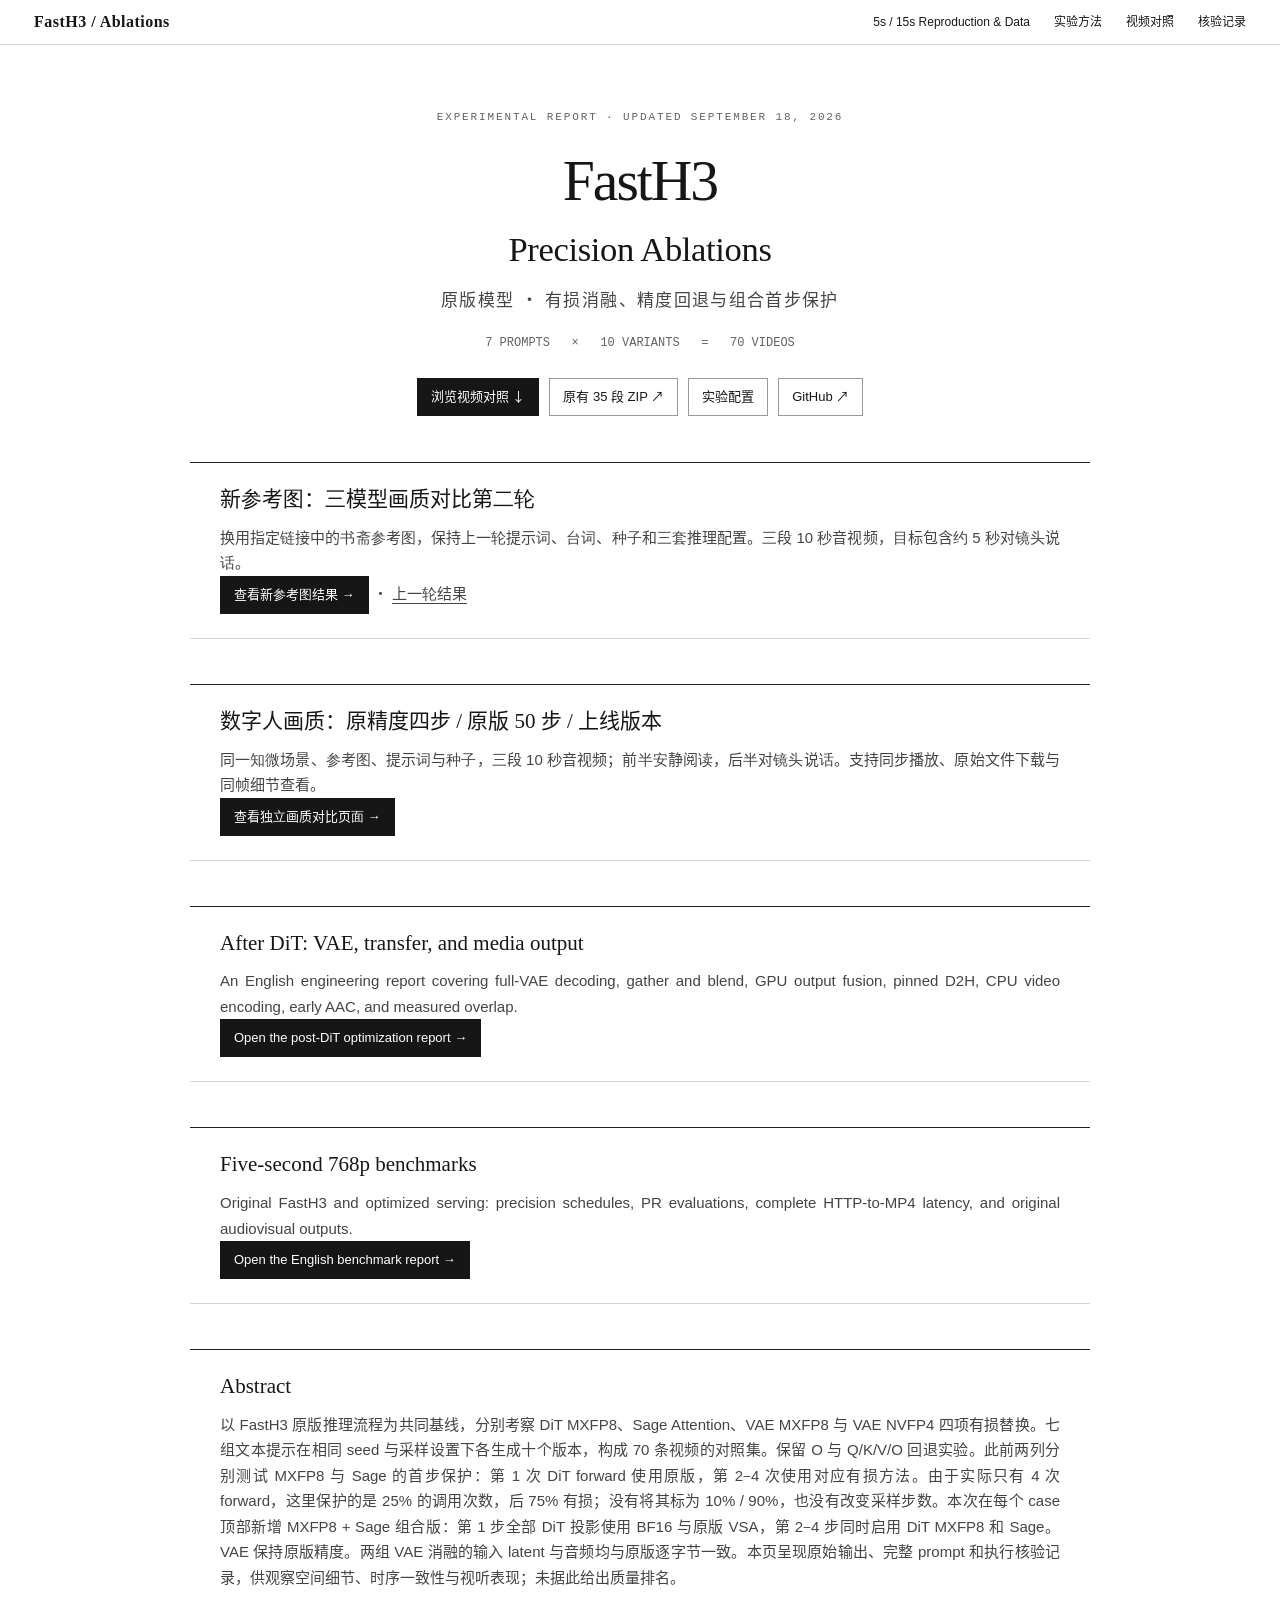
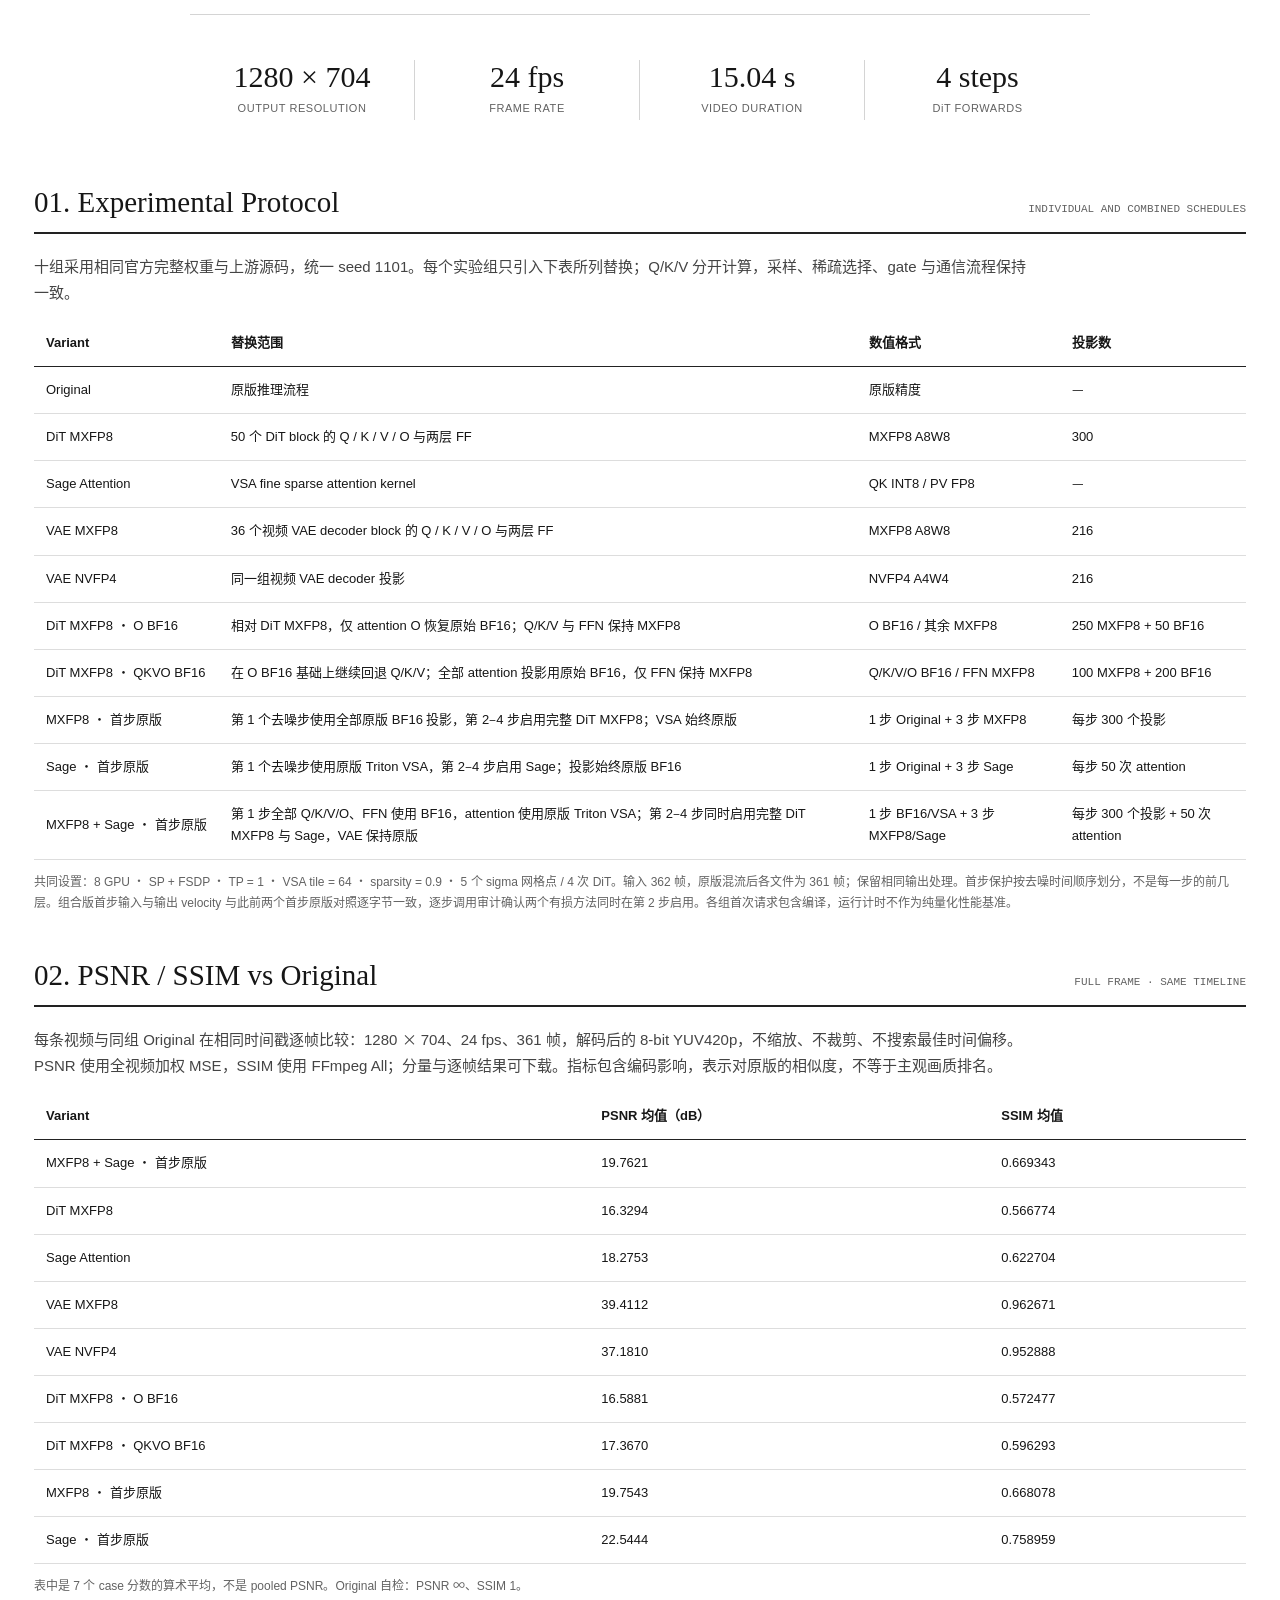
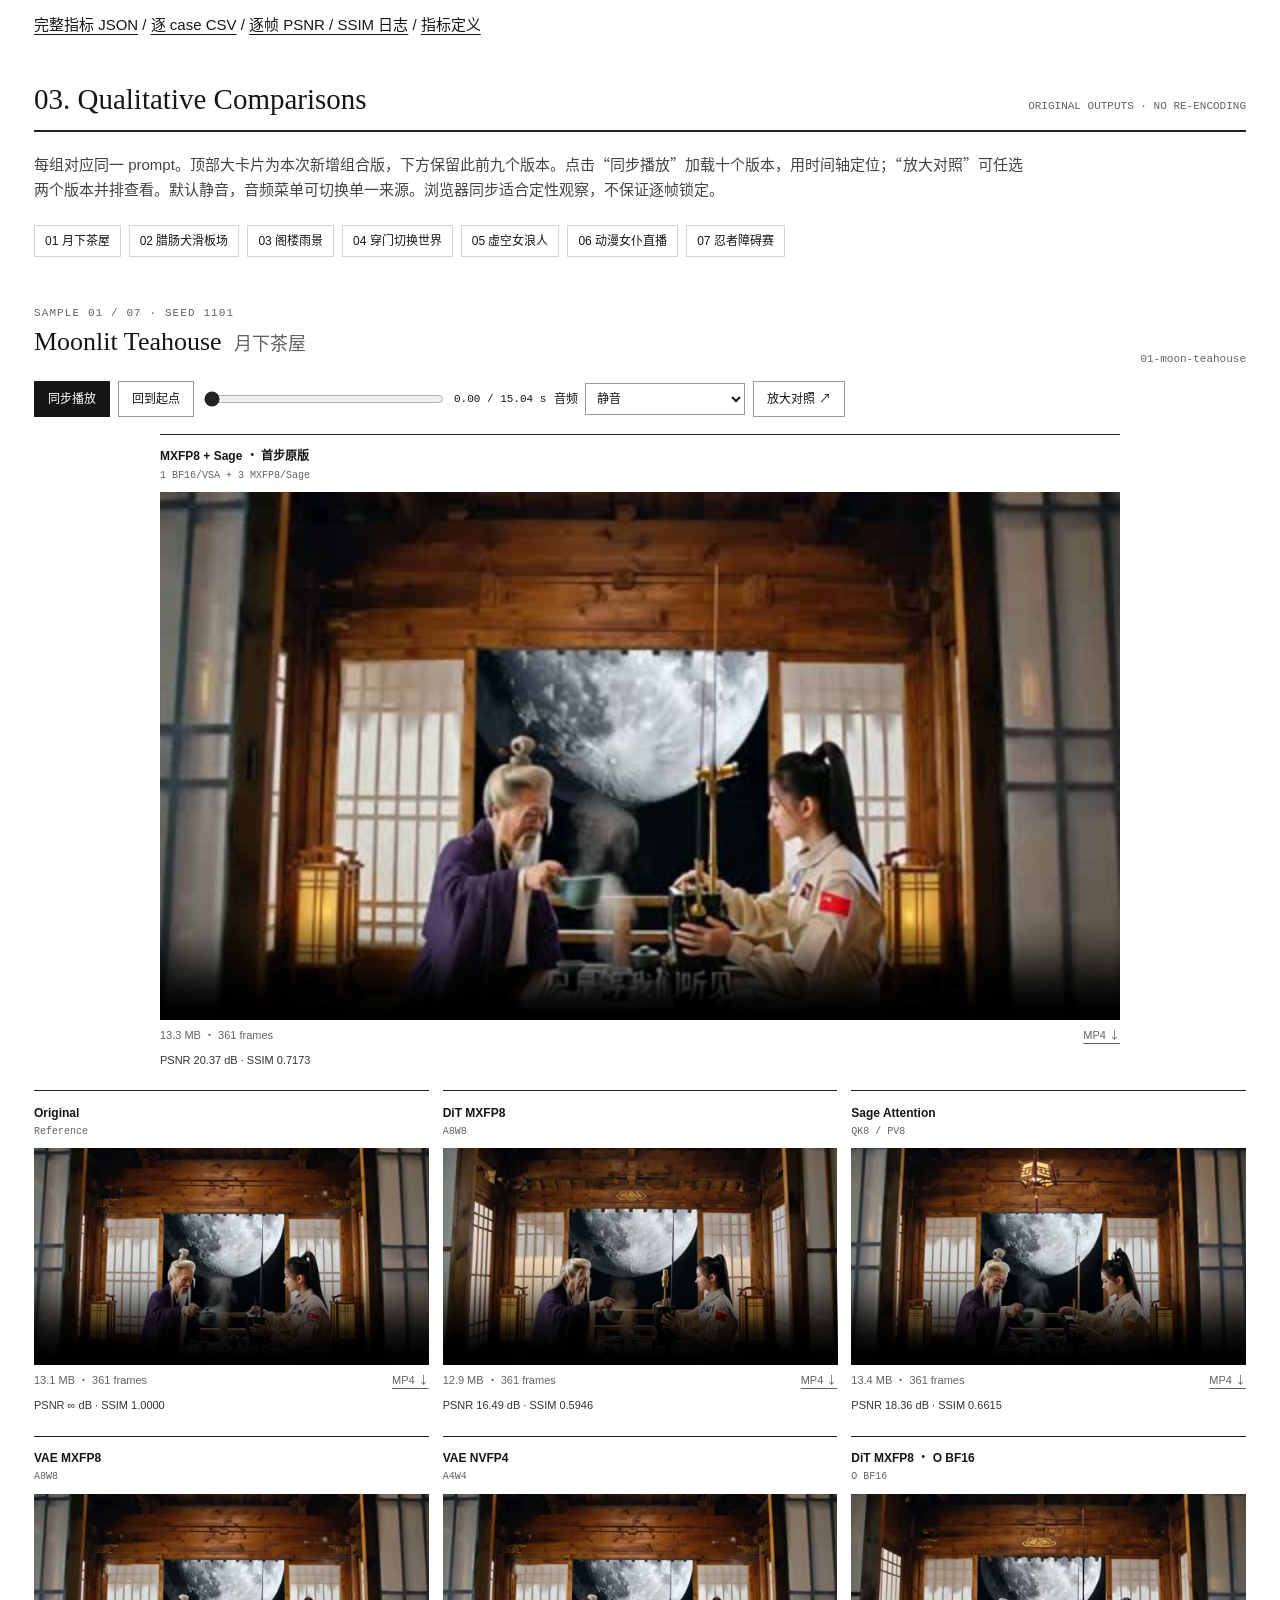
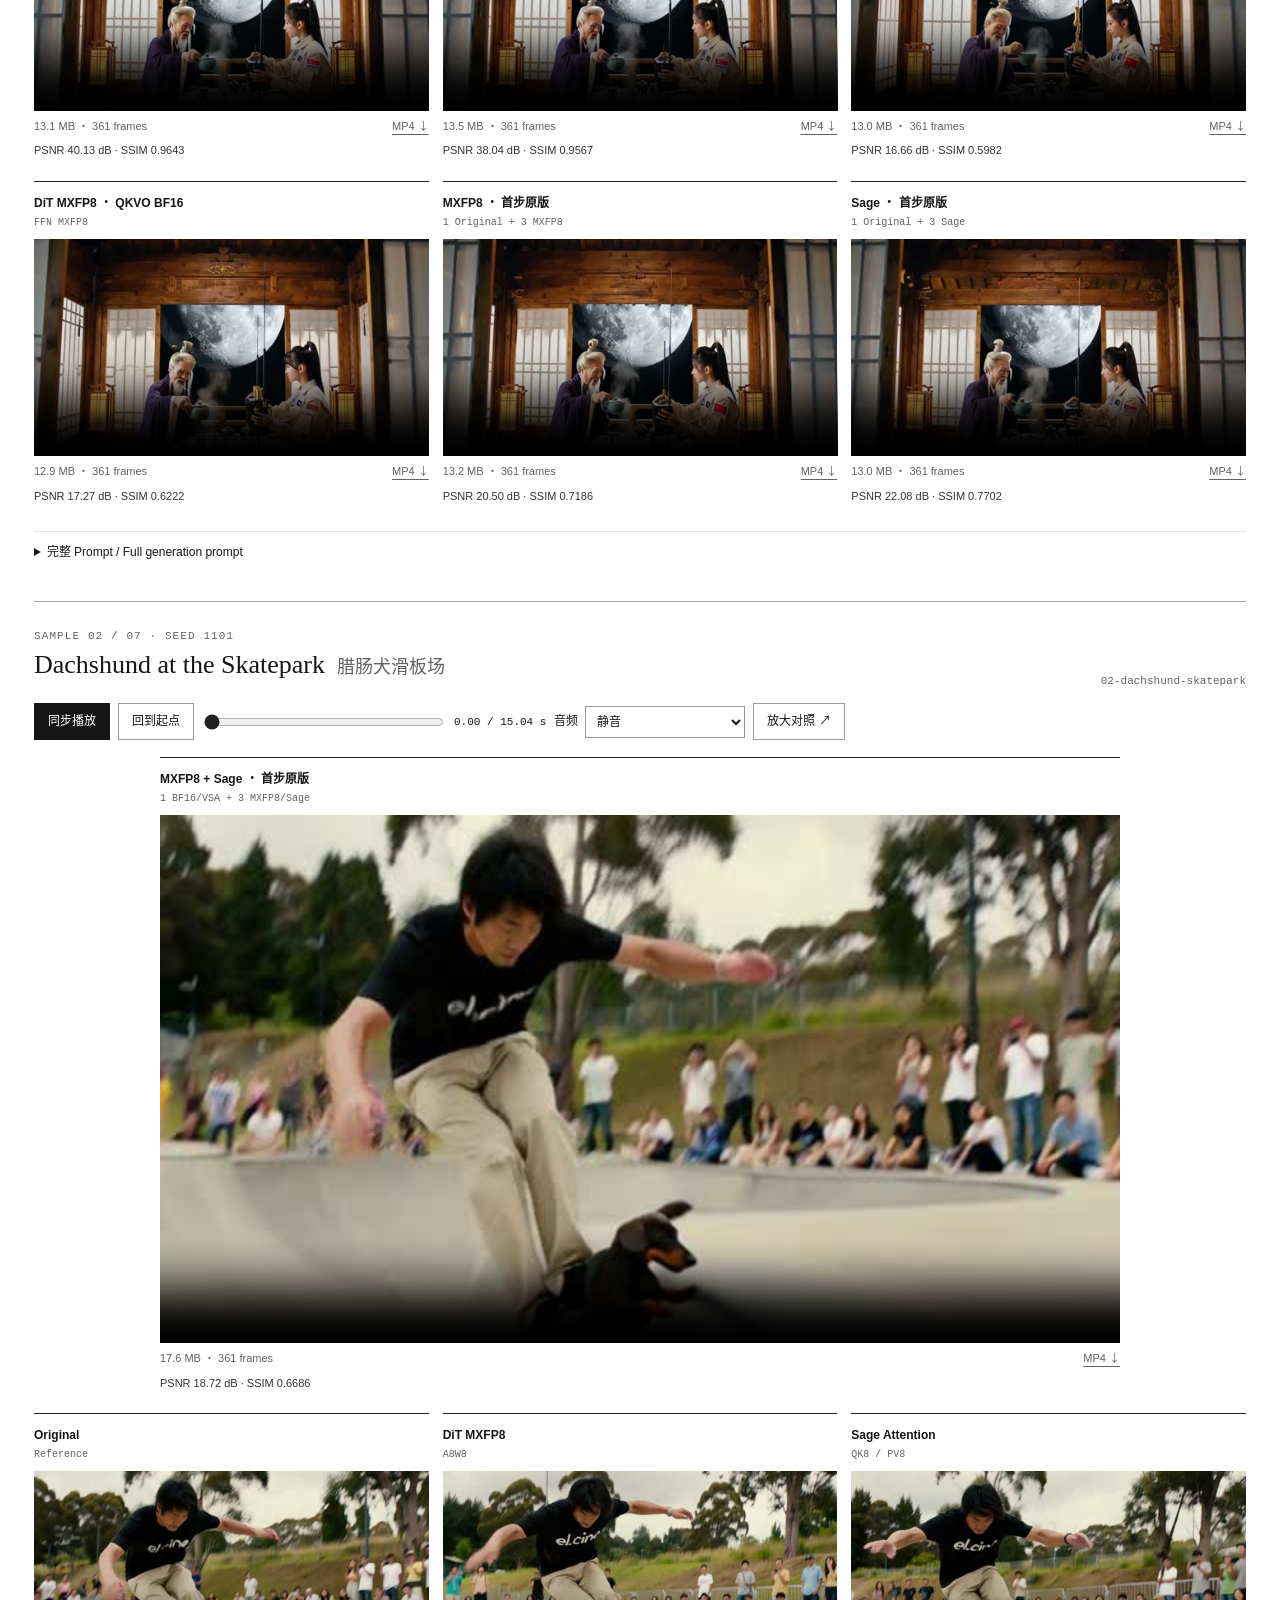
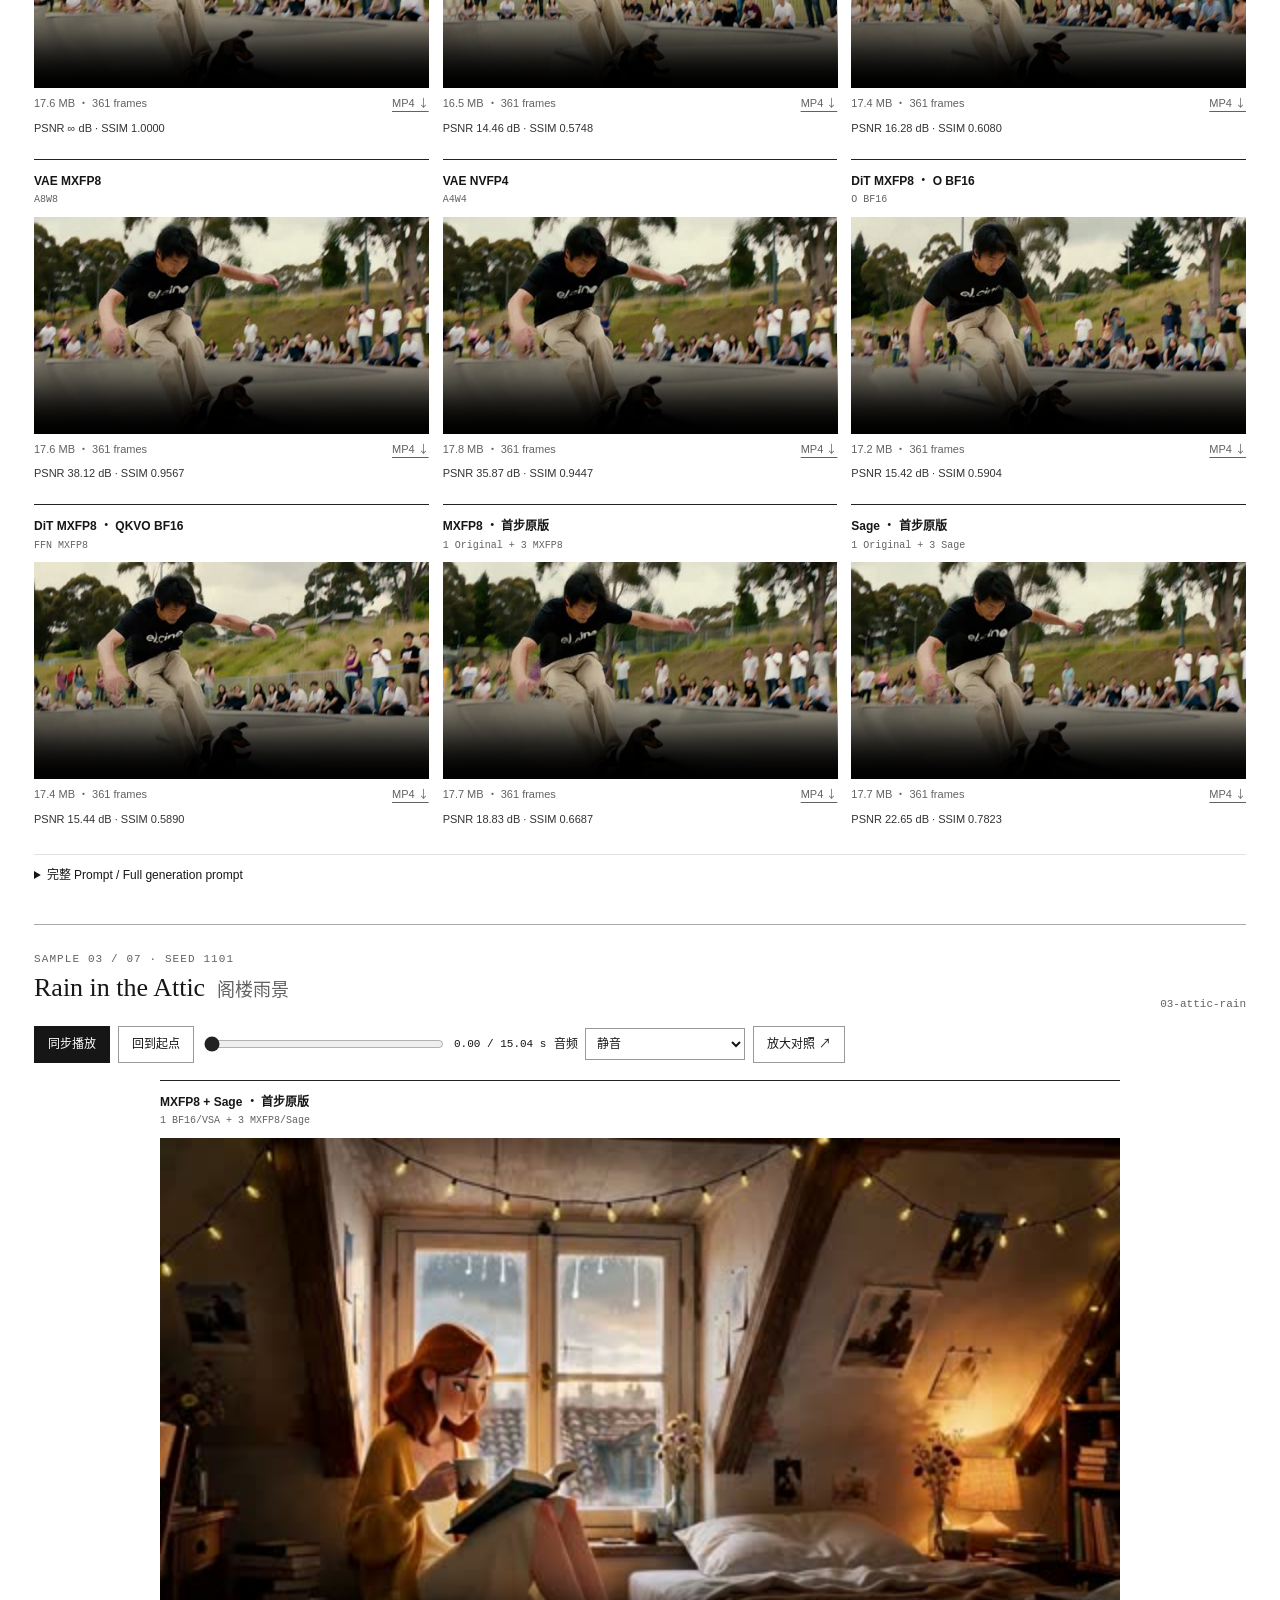
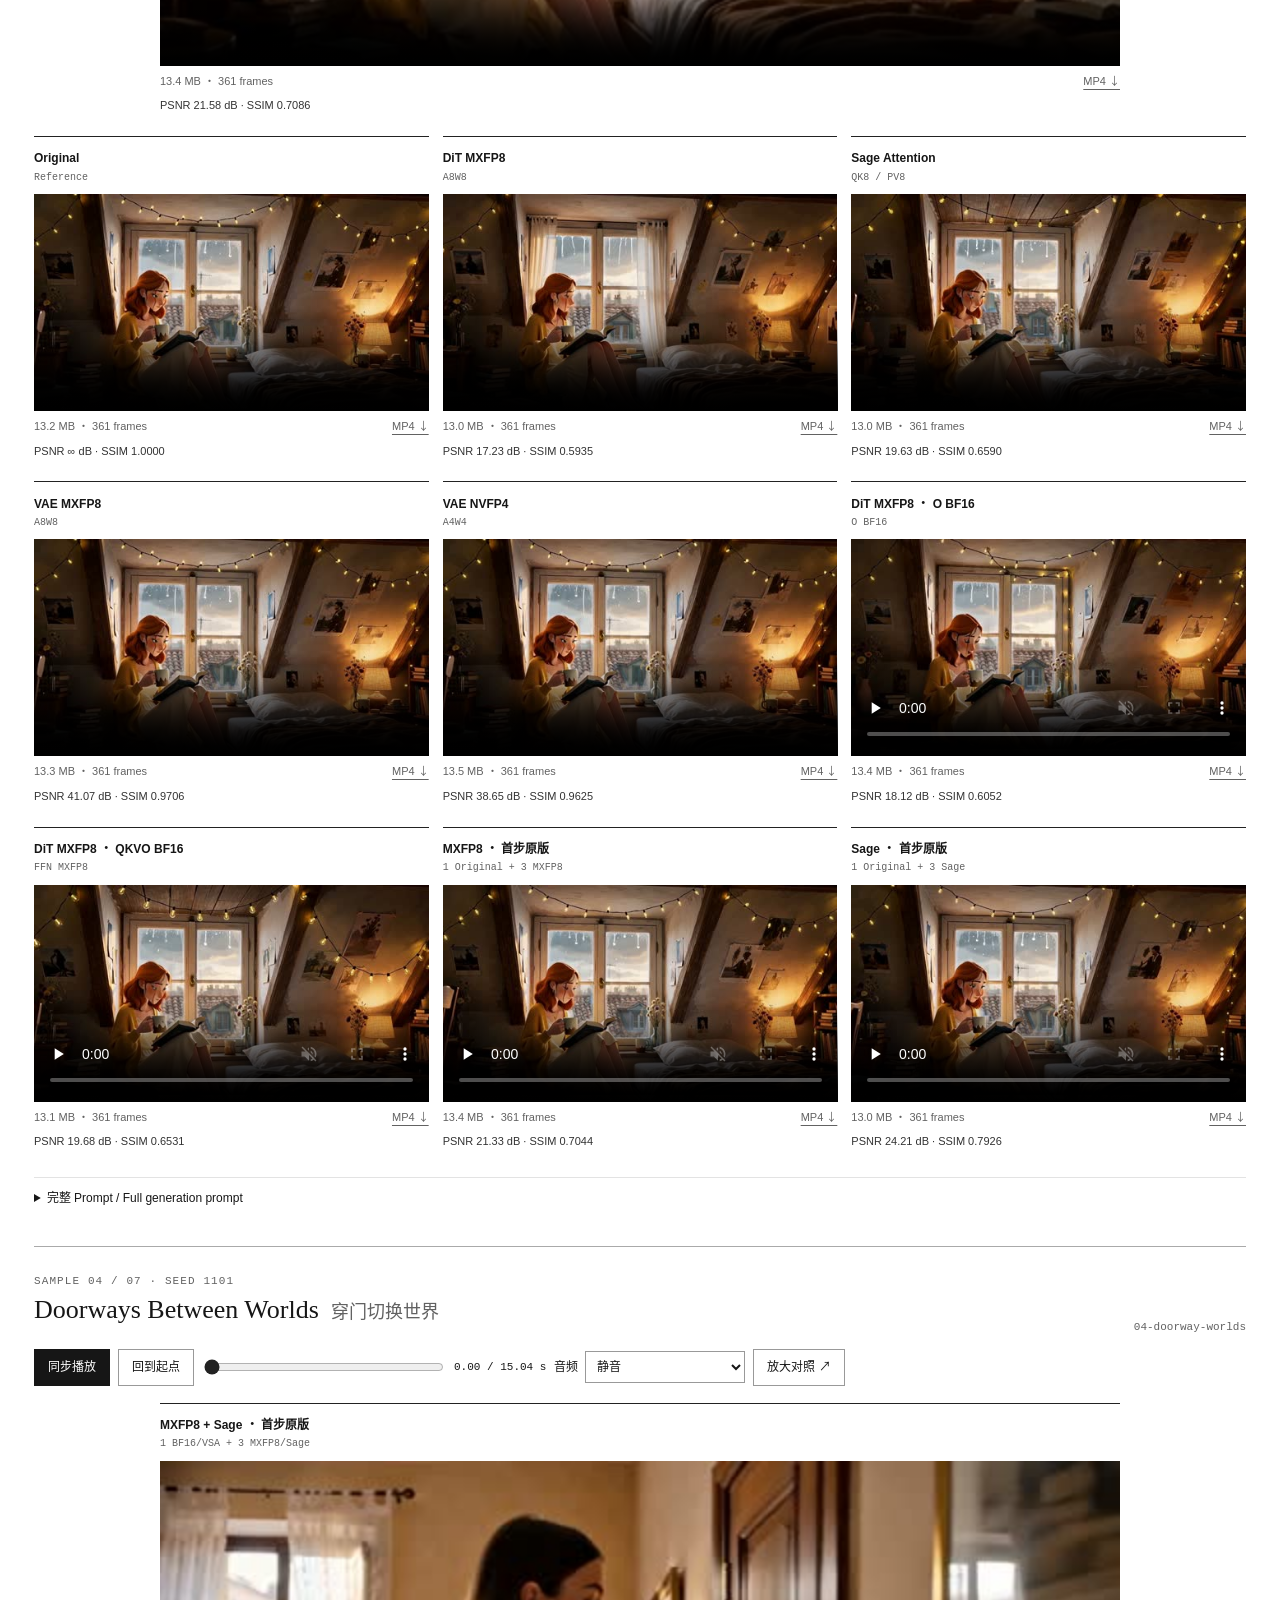
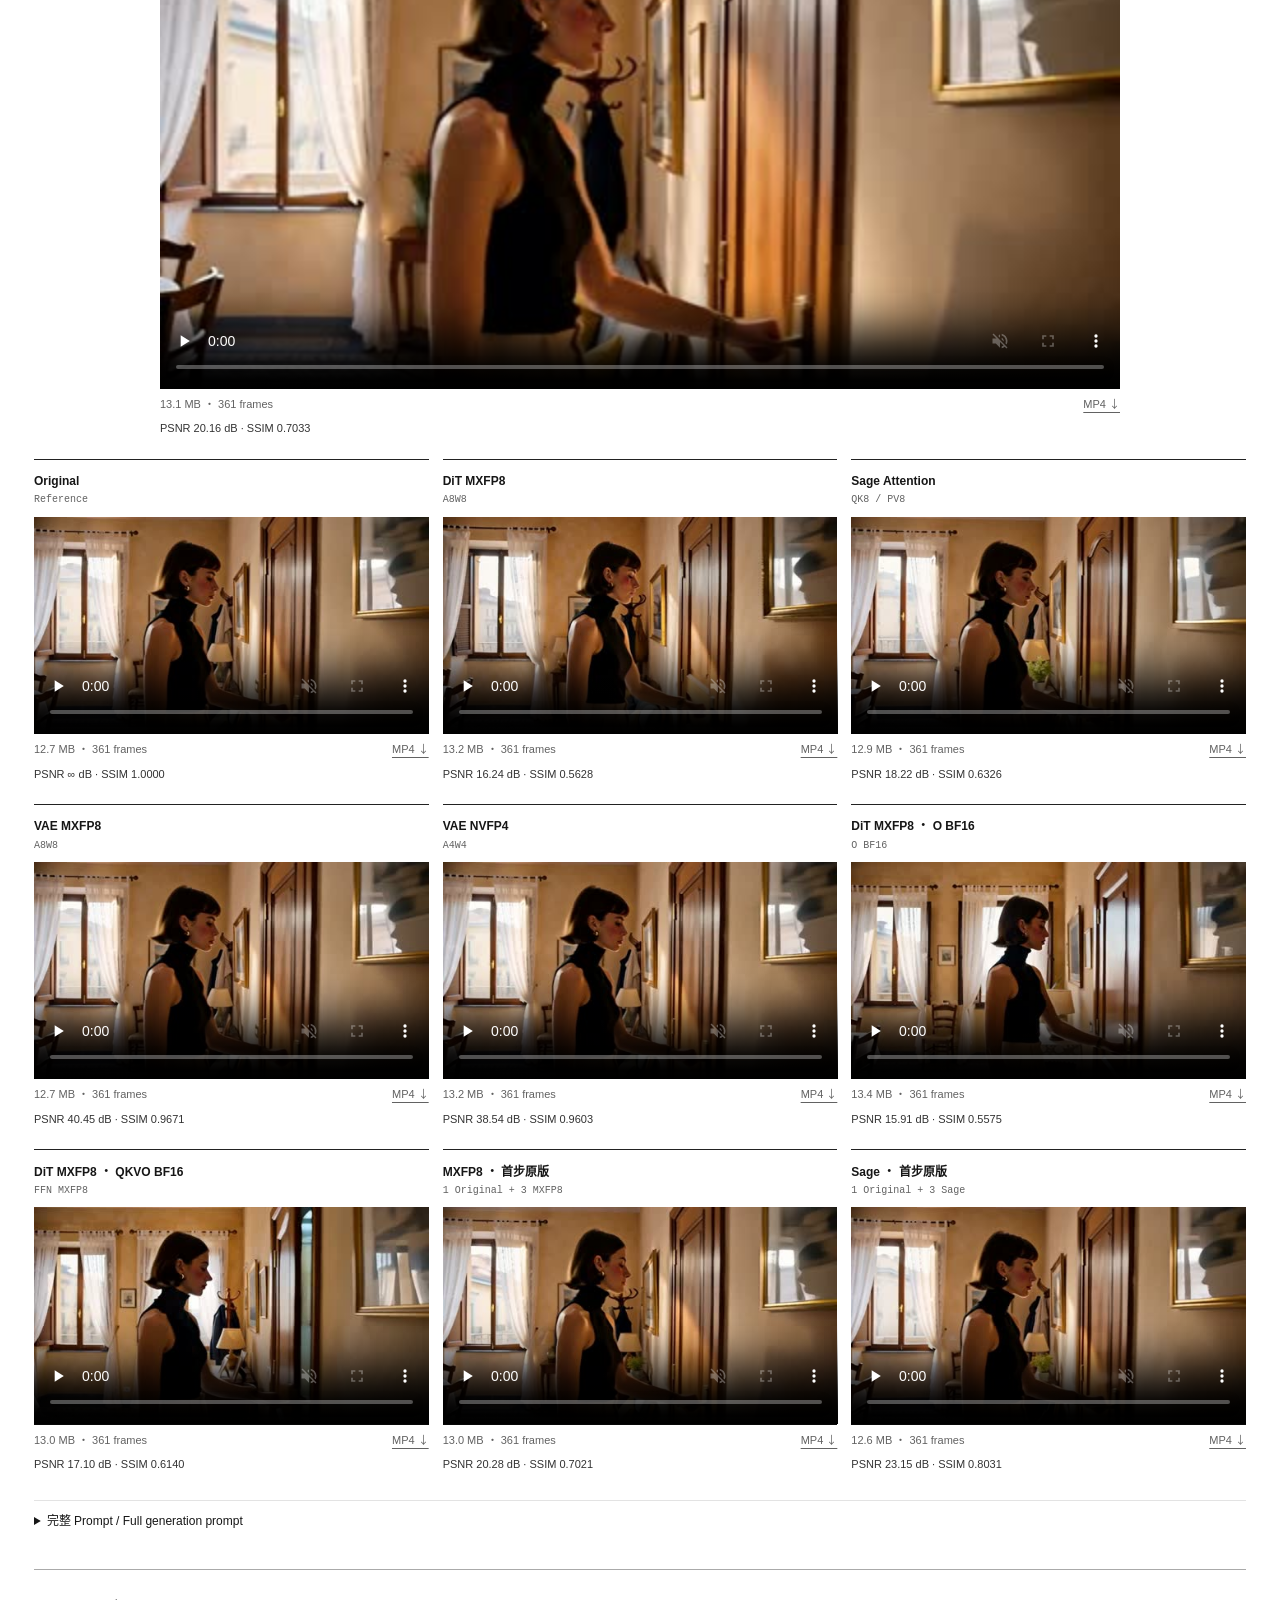
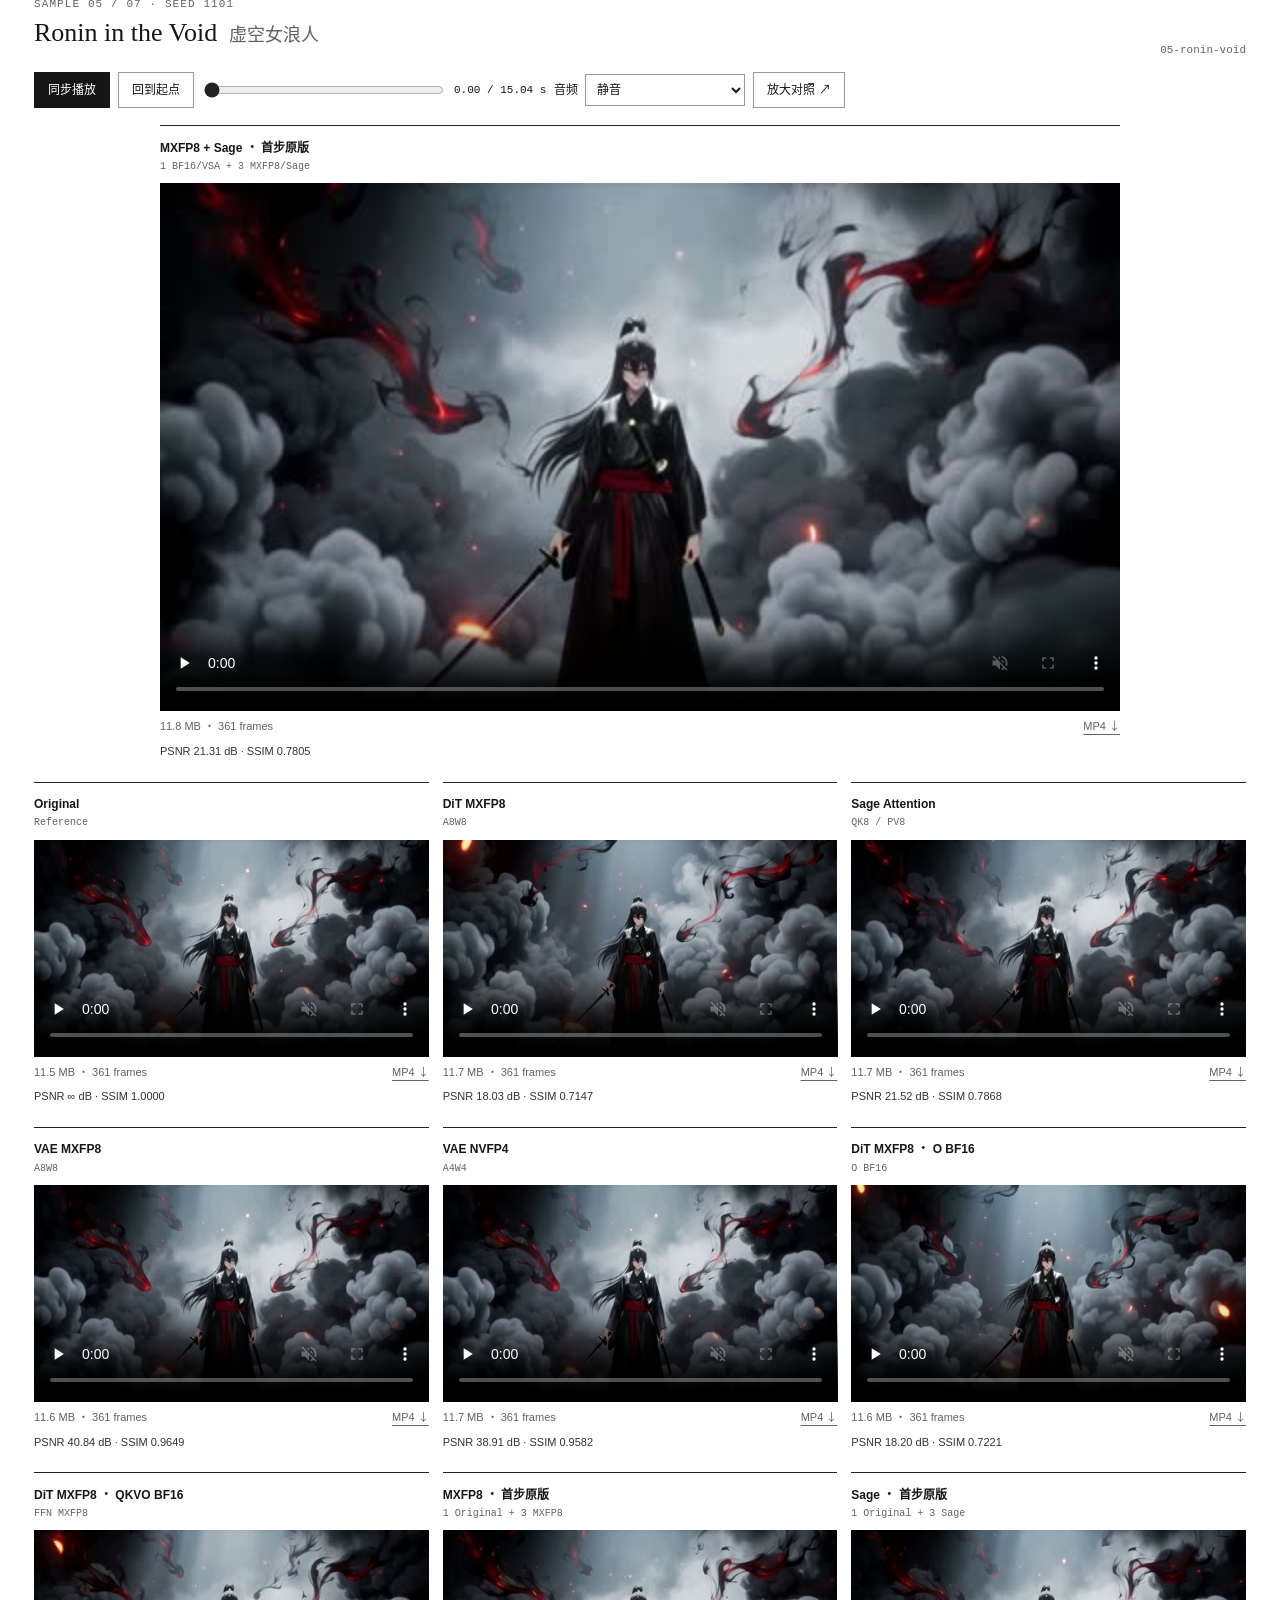
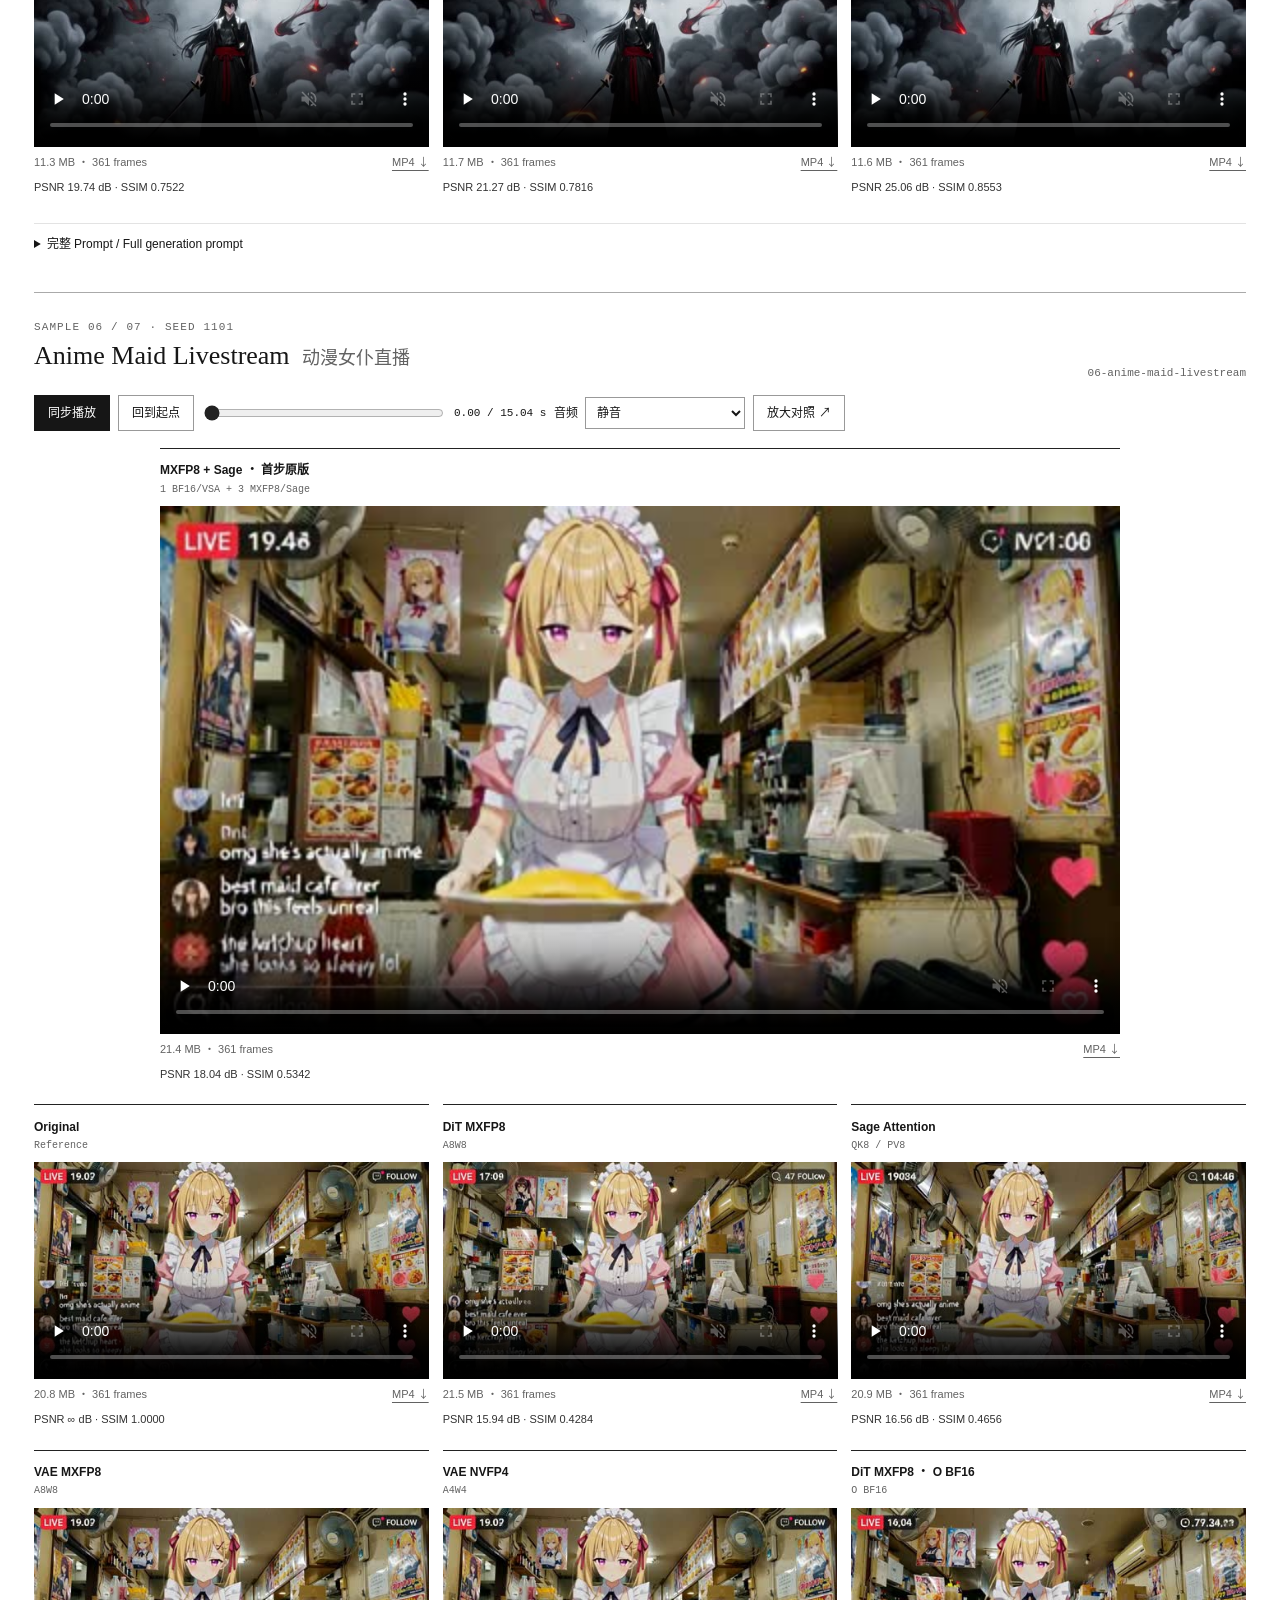
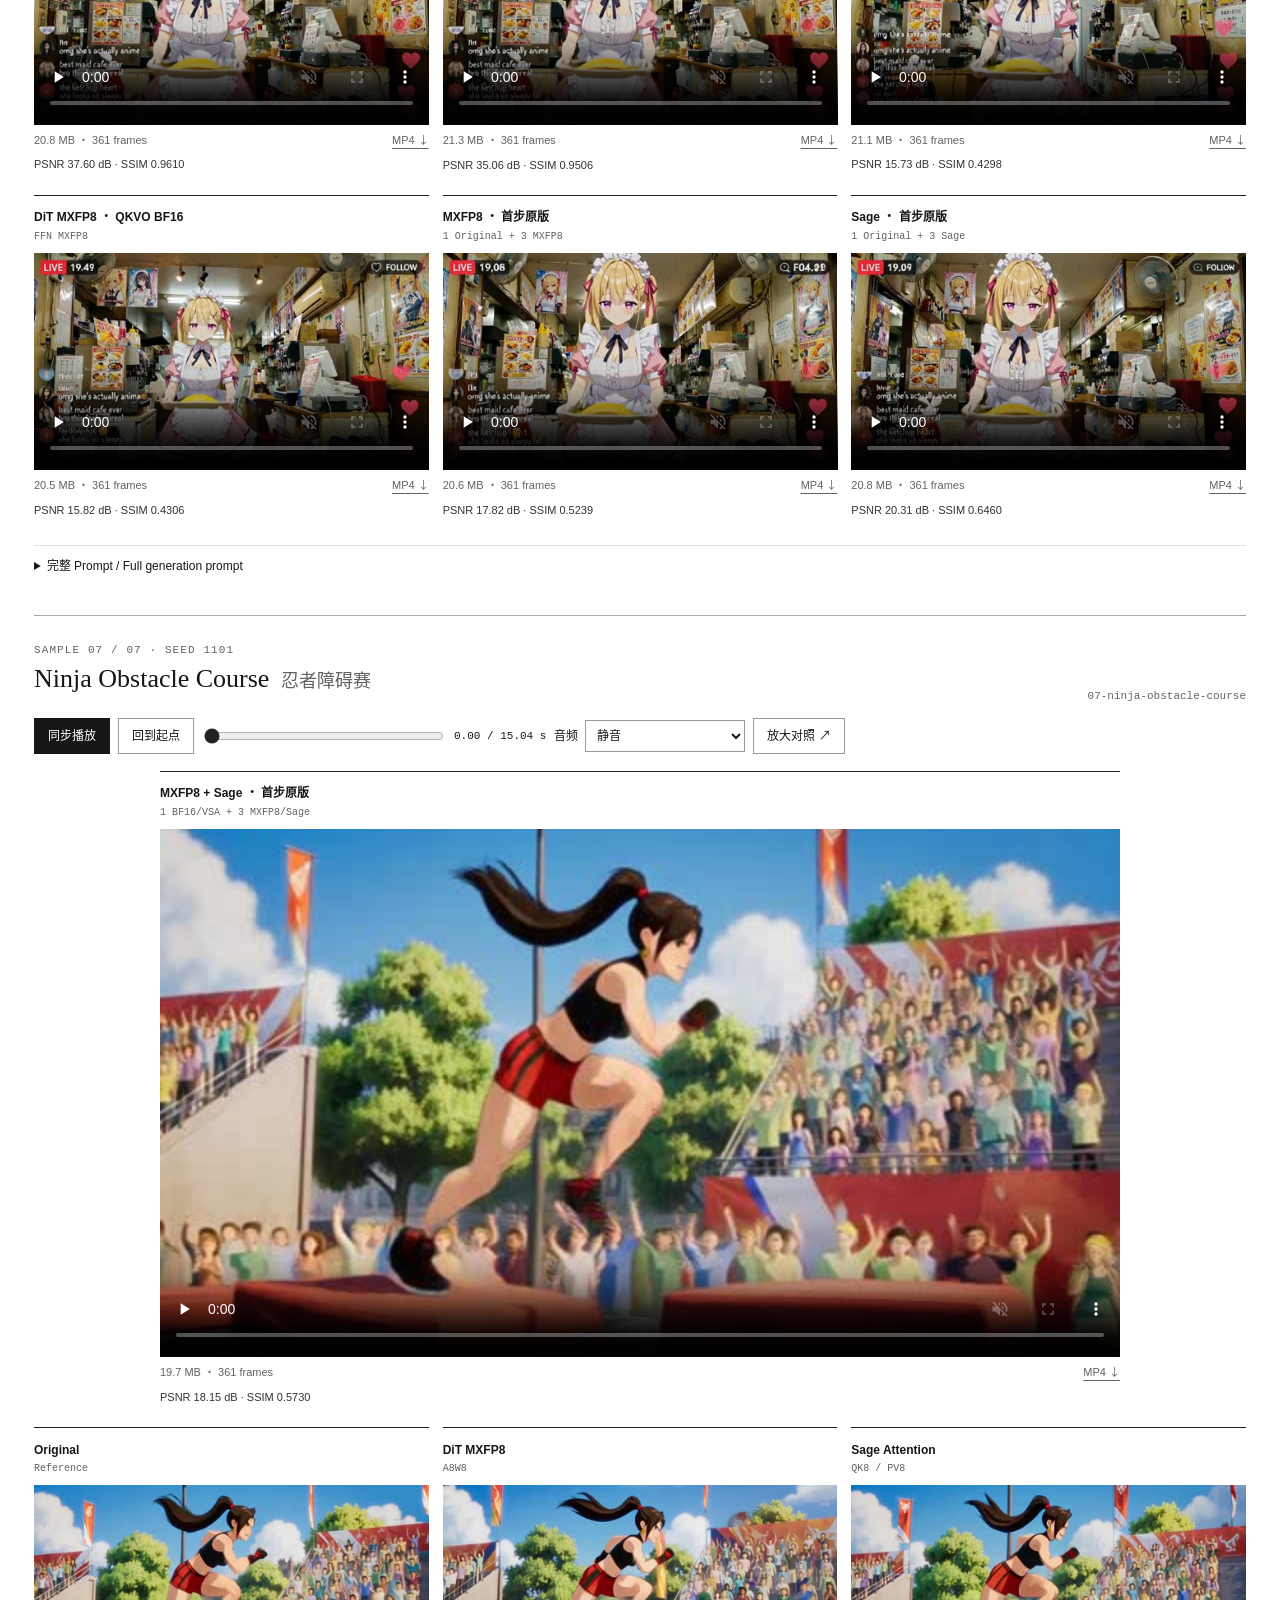
<file: index.html>
<!doctype html>
<html lang="zh-CN"><head><meta charset="utf-8"><meta name="viewport" content="width=device-width,initial-scale=1">
<meta name="description" content="FastH3 有损消融与组合首步保护实验：7 个 prompt、10 个版本、70 条原始视频，支持同步播放与放大对照。">
<title>FastH3 — Precision Ablations</title><link rel="icon" href="data:,"><link rel="stylesheet" href="style.css"><script src="app.js" defer></script></head><body>
<nav aria-label="主导航"><div class="nav-inner"><a class="wordmark" href="#">FastH3 / Ablations</a><div class="nav-links"><a href="sku-reproduction.html">5s / 15s Reproduction &amp; Data</a><a href="#protocol">实验方法</a><a href="#results">视频对照</a><a href="#verification">核验记录</a></div></div></nav>
<header class="hero"><div class="eyebrow">Experimental report · Updated September 18, 2026</div><h1>FastH3<span>Precision Ablations</span></h1><p class="subtitle">原版模型 · 有损消融、精度回退与组合首步保护</p><p class="byline">7 PROMPTS &nbsp; × &nbsp; 10 VARIANTS &nbsp; = &nbsp; 70 VIDEOS</p>
<div class="resource-links"><a class="button primary" href="#results">浏览视频对照 ↓</a><a class="button" href="https://github.com/lishunyang12/fasth3-lossy-ablation/releases/download/v1.0/fasth3-single-lossy-35-videos.zip">原有 35 段 ZIP ↗</a><a class="button" href="execution-manifest.json">实验配置</a><a class="button" href="https://github.com/lishunyang12/fasth3-lossy-ablation">GitHub ↗</a></div></header>
<section class="abstract" id="avatar-quality-reference2-comparison"><h2>新参考图：三模型画质对比第二轮</h2><p>换用指定链接中的书斋参考图，保持上一轮提示词、台词、种子和三套推理配置。三段 10 秒音视频，目标包含约 5 秒对镜头说话。</p><p><a class="button primary" href="avatar-quality-reference2.html">查看新参考图结果 →</a> · <a href="avatar-quality.html">上一轮结果</a></p></section>
<section class="abstract" id="avatar-quality-comparison"><h2>数字人画质：原精度四步 / 原版 50 步 / 上线版本</h2><p>同一知微场景、参考图、提示词与种子，三段 10 秒音视频；前半安静阅读，后半对镜头说话。支持同步播放、原始文件下载与同帧细节查看。</p><p><a class="button primary" href="avatar-quality.html">查看独立画质对比页面 →</a></p></section>
<section class="abstract" id="post-dit-report"><h2>After DiT: VAE, transfer, and media output</h2><p>An English engineering report covering full-VAE decoding, gather and blend, GPU output fusion, pinned D2H, CPU video encoding, early AAC, and measured overlap.</p><p><a class="button primary" href="post-dit.html">Open the post-DiT optimization report →</a></p></section>
<section class="abstract" id="five-second-benchmark"><h2>Five-second 768p benchmarks</h2><p>Original FastH3 and optimized serving: precision schedules, PR evaluations, complete HTTP-to-MP4 latency, and original audiovisual outputs.</p><p><a class="button primary" href="five-second.html">Open the English benchmark report →</a></p></section>
<section class="abstract" aria-labelledby="abstract-title"><h2 id="abstract-title">Abstract</h2><p>以 FastH3 原版推理流程为共同基线，分别考察 DiT MXFP8、Sage Attention、VAE MXFP8 与 VAE NVFP4 四项有损替换。七组文本提示在相同 seed 与采样设置下各生成十个版本，构成 70 条视频的对照集。保留 O 与 Q/K/V/O 回退实验。此前两列分别测试 MXFP8 与 Sage 的首步保护：第 1 次 DiT forward 使用原版，第 2–4 次使用对应有损方法。由于实际只有 4 次 forward，这里保护的是 25% 的调用次数，后 75% 有损；没有将其标为 10% / 90%，也没有改变采样步数。本次在每个 case 顶部新增 MXFP8 + Sage 组合版：第 1 步全部 DiT 投影使用 BF16 与原版 VSA，第 2–4 步同时启用 DiT MXFP8 和 Sage。VAE 保持原版精度。两组 VAE 消融的输入 latent 与音频均与原版逐字节一致。本页呈现原始输出、完整 prompt 和执行核验记录，供观察空间细节、时序一致性与视听表现；未据此给出质量排名。</p></section>
<div class="facts"><div class="fact"><strong>1280 × 704</strong><span>OUTPUT RESOLUTION</span></div><div class="fact"><strong>24 fps</strong><span>FRAME RATE</span></div><div class="fact"><strong>15.04 s</strong><span>VIDEO DURATION</span></div><div class="fact"><strong>4 steps</strong><span>DiT FORWARDS</span></div></div>
<main><section id="protocol"><div class="section-title"><h2>01. Experimental Protocol</h2><span>INDIVIDUAL AND COMBINED SCHEDULES</span></div><p class="method-copy">十组采用相同官方完整权重与上游源码，统一 seed 1101。每个实验组只引入下表所列替换；Q/K/V 分开计算，采样、稀疏选择、gate 与通信流程保持一致。</p>
<div class="table-wrap"><table><thead><tr><th>Variant</th><th>替换范围</th><th>数值格式</th><th>投影数</th></tr></thead><tbody>
<tr><td>Original</td><td>原版推理流程</td><td>原版精度</td><td>—</td></tr>
<tr><td>DiT MXFP8</td><td>50 个 DiT block 的 Q / K / V / O 与两层 FF</td><td>MXFP8 A8W8</td><td>300</td></tr>
<tr><td>Sage Attention</td><td>VSA fine sparse attention kernel</td><td>QK INT8 / PV FP8</td><td>—</td></tr>
<tr><td>VAE MXFP8</td><td>36 个视频 VAE decoder block 的 Q / K / V / O 与两层 FF</td><td>MXFP8 A8W8</td><td>216</td></tr>
<tr><td>VAE NVFP4</td><td>同一组视频 VAE decoder 投影</td><td>NVFP4 A4W4</td><td>216</td></tr><tr><td>DiT MXFP8 · O BF16</td><td>相对 DiT MXFP8，仅 attention O 恢复原始 BF16；Q/K/V 与 FFN 保持 MXFP8</td><td>O BF16 / 其余 MXFP8</td><td>250 MXFP8 + 50 BF16</td></tr><tr><td>DiT MXFP8 · QKVO BF16</td><td>在 O BF16 基础上继续回退 Q/K/V；全部 attention 投影用原始 BF16，仅 FFN 保持 MXFP8</td><td>Q/K/V/O BF16 / FFN MXFP8</td><td>100 MXFP8 + 200 BF16</td></tr><tr><td>MXFP8 · 首步原版</td><td>第 1 个去噪步使用全部原版 BF16 投影，第 2–4 步启用完整 DiT MXFP8；VSA 始终原版</td><td>1 步 Original + 3 步 MXFP8</td><td>每步 300 个投影</td></tr><tr><td>Sage · 首步原版</td><td>第 1 个去噪步使用原版 Triton VSA，第 2–4 步启用 Sage；投影始终原版 BF16</td><td>1 步 Original + 3 步 Sage</td><td>每步 50 次 attention</td></tr><tr><td>MXFP8 + Sage · 首步原版</td><td>第 1 步全部 Q/K/V/O、FFN 使用 BF16，attention 使用原版 Triton VSA；第 2–4 步同时启用完整 DiT MXFP8 与 Sage，VAE 保持原版</td><td>1 步 BF16/VSA + 3 步 MXFP8/Sage</td><td>每步 300 个投影 + 50 次 attention</td></tr></tbody></table></div>
<p class="note">共同设置：8 GPU · SP + FSDP · TP = 1 · VSA tile = 64 · sparsity = 0.9 · 5 个 sigma 网格点 / 4 次 DiT。输入 362 帧，原版混流后各文件为 361 帧；保留相同输出处理。首步保护按去噪时间顺序划分，不是每一步的前几层。组合版首步输入与输出 velocity 与此前两个首步原版对照逐字节一致，逐步调用审计确认两个有损方法同时在第 2 步启用。各组首次请求包含编译，运行计时不作为纯量化性能基准。</p></section>
<section id="metrics"><div class="section-title"><h2>02. PSNR / SSIM vs Original</h2><span>FULL FRAME · SAME TIMELINE</span></div><p class="method-copy">每条视频与同组 Original 在相同时间戳逐帧比较：1280 × 704、24 fps、361 帧，解码后的 8-bit YUV420p，不缩放、不裁剪、不搜索最佳时间偏移。PSNR 使用全视频加权 MSE，SSIM 使用 FFmpeg All；分量与逐帧结果可下载。指标包含编码影响，表示对原版的相似度，不等于主观画质排名。</p><div class="table-wrap"><table><thead><tr><th>Variant</th><th>PSNR 均值（dB）</th><th>SSIM 均值</th></tr></thead><tbody><tr><td>MXFP8 + Sage · 首步原版</td><td>19.7621</td><td>0.669343</td></tr><tr><td>DiT MXFP8</td><td>16.3294</td><td>0.566774</td></tr><tr><td>Sage Attention</td><td>18.2753</td><td>0.622704</td></tr><tr><td>VAE MXFP8</td><td>39.4112</td><td>0.962671</td></tr><tr><td>VAE NVFP4</td><td>37.1810</td><td>0.952888</td></tr><tr><td>DiT MXFP8 · O BF16</td><td>16.5881</td><td>0.572477</td></tr><tr><td>DiT MXFP8 · QKVO BF16</td><td>17.3670</td><td>0.596293</td></tr><tr><td>MXFP8 · 首步原版</td><td>19.7543</td><td>0.668078</td></tr><tr><td>Sage · 首步原版</td><td>22.5444</td><td>0.758959</td></tr></tbody></table></div><p class="note">表中是 7 个 case 分数的算术平均，不是 pooled PSNR。Original 自检：PSNR ∞、SSIM 1。</p><p><a href="metrics-summary.json">完整指标 JSON</a> / <a href="metrics.csv">逐 case CSV</a> / <a href="metrics-per-frame.zip">逐帧 PSNR / SSIM 日志</a> / <a href="METRICS.zh.md">指标定义</a></p></section><section id="results"><div class="section-title"><h2>03. Qualitative Comparisons</h2><span>ORIGINAL OUTPUTS · NO RE-ENCODING</span></div><p class="method-copy">每组对应同一 prompt。顶部大卡片为本次新增组合版，下方保留此前九个版本。点击“同步播放”加载十个版本，用时间轴定位；“放大对照”可任选两个版本并排查看。默认静音，音频菜单可切换单一来源。浏览器同步适合定性观察，不保证逐帧锁定。</p><div class="jump-list"><a href="#01-moon-teahouse">01 月下茶屋</a><a href="#02-dachshund-skatepark">02 腊肠犬滑板场</a><a href="#03-attic-rain">03 阁楼雨景</a><a href="#04-doorway-worlds">04 穿门切换世界</a><a href="#05-ronin-void">05 虚空女浪人</a><a href="#06-anime-maid-livestream">06 动漫女仆直播</a><a href="#07-ninja-obstacle-course">07 忍者障碍赛</a></div><section class="sample" id="01-moon-teahouse" data-title="月下茶屋"><div class="sample-head"><div><div class="sample-no">SAMPLE 01 / 07 · SEED 1101</div><h3>Moonlit Teahouse<em>月下茶屋</em></h3></div><span class="sample-id">01-moon-teahouse</span></div><div class="toolbar"><button class="primary" data-play>同步播放</button><button data-reset>回到起点</button><input class="scrub" type="range" min="0" max="15.04" step="0.01" value="0" aria-label="同步时间轴"><output class="time">0.00 / 15.04 s</output><label>音频 <select data-audio aria-label="播放音频来源"><option value="-1">静音</option><option value="0">MXFP8 + Sage · 首步原版</option><option value="1">Original</option><option value="2">DiT MXFP8</option><option value="3">Sage Attention</option><option value="4">VAE MXFP8</option><option value="5">VAE NVFP4</option><option value="6">DiT MXFP8 · O BF16</option><option value="7">DiT MXFP8 · QKVO BF16</option><option value="8">MXFP8 · 首步原版</option><option value="9">Sage · 首步原版</option></select></label><button data-compare>放大对照 ↗</button><span class="play-status" role="status"></span></div><div class="video-grid"><figure class="video-card featured-combined"><figcaption>MXFP8 + Sage · 首步原版<span>1 BF16/VSA + 3 MXFP8/Sage</span></figcaption><video controls muted playsinline preload="none" data-arm="dit_mxfp8_sage_first_step_original" src="https://github.com/lishunyang12/fasth3-lossy-ablation/releases/download/combined-first-step-20260918/01-moon-teahouse__dit_mxfp8_sage_first_step_original__seed1101.mp4" poster="posters/01-moon-teahouse__dit_mxfp8_sage_first_step_original__seed1101.jpg" aria-label="Moonlit Teahouse — MXFP8 + Sage · 首步原版"></video><div class="video-meta"><span>13.3 MB · 361 frames</span><a href="https://github.com/lishunyang12/fasth3-lossy-ablation/releases/download/combined-first-step-20260918/01-moon-teahouse__dit_mxfp8_sage_first_step_original__seed1101.mp4" download>MP4 ↓</a></div><div class="metric-line">PSNR 20.37 dB · SSIM 0.7173</div></figure><figure class="video-card"><figcaption>Original<span>Reference</span></figcaption><video controls muted playsinline preload="none" data-arm="original" src="runs/original/01-moon-teahouse__original__seed1101.mp4" poster="posters/01-moon-teahouse__original__seed1101.jpg" aria-label="Moonlit Teahouse — Original"></video><div class="video-meta"><span>13.1 MB · 361 frames</span><a href="runs/original/01-moon-teahouse__original__seed1101.mp4" download>MP4 ↓</a></div><div class="metric-line">PSNR ∞ dB · SSIM 1.0000</div></figure><figure class="video-card"><figcaption>DiT MXFP8<span>A8W8</span></figcaption><video controls muted playsinline preload="none" data-arm="dit_mxfp8" src="runs/dit_mxfp8/01-moon-teahouse__dit_mxfp8__seed1101.mp4" poster="posters/01-moon-teahouse__dit_mxfp8__seed1101.jpg" aria-label="Moonlit Teahouse — DiT MXFP8"></video><div class="video-meta"><span>12.9 MB · 361 frames</span><a href="runs/dit_mxfp8/01-moon-teahouse__dit_mxfp8__seed1101.mp4" download>MP4 ↓</a></div><div class="metric-line">PSNR 16.49 dB · SSIM 0.5946</div></figure><figure class="video-card"><figcaption>Sage Attention<span>QK8 / PV8</span></figcaption><video controls muted playsinline preload="none" data-arm="sage_attention" src="runs/sage_attention/01-moon-teahouse__sage_attention__seed1101.mp4" poster="posters/01-moon-teahouse__sage_attention__seed1101.jpg" aria-label="Moonlit Teahouse — Sage Attention"></video><div class="video-meta"><span>13.4 MB · 361 frames</span><a href="runs/sage_attention/01-moon-teahouse__sage_attention__seed1101.mp4" download>MP4 ↓</a></div><div class="metric-line">PSNR 18.36 dB · SSIM 0.6615</div></figure><figure class="video-card"><figcaption>VAE MXFP8<span>A8W8</span></figcaption><video controls muted playsinline preload="none" data-arm="vae_mxfp8" src="runs/vae_mxfp8/01-moon-teahouse__vae_mxfp8__seed1101.mp4" poster="posters/01-moon-teahouse__vae_mxfp8__seed1101.jpg" aria-label="Moonlit Teahouse — VAE MXFP8"></video><div class="video-meta"><span>13.1 MB · 361 frames</span><a href="runs/vae_mxfp8/01-moon-teahouse__vae_mxfp8__seed1101.mp4" download>MP4 ↓</a></div><div class="metric-line">PSNR 40.13 dB · SSIM 0.9643</div></figure><figure class="video-card"><figcaption>VAE NVFP4<span>A4W4</span></figcaption><video controls muted playsinline preload="none" data-arm="vae_nvfp4" src="runs/vae_nvfp4/01-moon-teahouse__vae_nvfp4__seed1101.mp4" poster="posters/01-moon-teahouse__vae_nvfp4__seed1101.jpg" aria-label="Moonlit Teahouse — VAE NVFP4"></video><div class="video-meta"><span>13.5 MB · 361 frames</span><a href="runs/vae_nvfp4/01-moon-teahouse__vae_nvfp4__seed1101.mp4" download>MP4 ↓</a></div><div class="metric-line">PSNR 38.04 dB · SSIM 0.9567</div></figure><figure class="video-card"><figcaption>DiT MXFP8 · O BF16<span>O BF16</span></figcaption><video controls muted playsinline preload="none" data-arm="dit_mxfp8_o_bf16" src="runs/dit_mxfp8_o_bf16/01-moon-teahouse__dit_mxfp8_o_bf16__seed1101.mp4" poster="posters/01-moon-teahouse__dit_mxfp8_o_bf16__seed1101.jpg" aria-label="Moonlit Teahouse — DiT MXFP8 · O BF16"></video><div class="video-meta"><span>13.0 MB · 361 frames</span><a href="runs/dit_mxfp8_o_bf16/01-moon-teahouse__dit_mxfp8_o_bf16__seed1101.mp4" download>MP4 ↓</a></div><div class="metric-line">PSNR 16.66 dB · SSIM 0.5982</div></figure><figure class="video-card"><figcaption>DiT MXFP8 · QKVO BF16<span>FFN MXFP8</span></figcaption><video controls muted playsinline preload="none" data-arm="dit_mxfp8_qkvo_bf16" src="runs/dit_mxfp8_qkvo_bf16/01-moon-teahouse__dit_mxfp8_qkvo_bf16__seed1101.mp4" poster="posters/01-moon-teahouse__dit_mxfp8_qkvo_bf16__seed1101.jpg" aria-label="Moonlit Teahouse — DiT MXFP8 · QKVO BF16"></video><div class="video-meta"><span>12.9 MB · 361 frames</span><a href="runs/dit_mxfp8_qkvo_bf16/01-moon-teahouse__dit_mxfp8_qkvo_bf16__seed1101.mp4" download>MP4 ↓</a></div><div class="metric-line">PSNR 17.27 dB · SSIM 0.6222</div></figure><figure class="video-card"><figcaption>MXFP8 · 首步原版<span>1 Original + 3 MXFP8</span></figcaption><video controls muted playsinline preload="none" data-arm="dit_mxfp8_first_step_original" src="runs/dit_mxfp8_first_step_original/01-moon-teahouse__dit_mxfp8_first_step_original__seed1101.mp4" poster="posters/01-moon-teahouse__dit_mxfp8_first_step_original__seed1101.jpg" aria-label="Moonlit Teahouse — MXFP8 · 首步原版"></video><div class="video-meta"><span>13.2 MB · 361 frames</span><a href="runs/dit_mxfp8_first_step_original/01-moon-teahouse__dit_mxfp8_first_step_original__seed1101.mp4" download>MP4 ↓</a></div><div class="metric-line">PSNR 20.50 dB · SSIM 0.7186</div></figure><figure class="video-card"><figcaption>Sage · 首步原版<span>1 Original + 3 Sage</span></figcaption><video controls muted playsinline preload="none" data-arm="sage_first_step_original" src="runs/sage_first_step_original/01-moon-teahouse__sage_first_step_original__seed1101.mp4" poster="posters/01-moon-teahouse__sage_first_step_original__seed1101.jpg" aria-label="Moonlit Teahouse — Sage · 首步原版"></video><div class="video-meta"><span>13.0 MB · 361 frames</span><a href="runs/sage_first_step_original/01-moon-teahouse__sage_first_step_original__seed1101.mp4" download>MP4 ↓</a></div><div class="metric-line">PSNR 22.08 dB · SSIM 0.7702</div></figure></div><details><summary>完整 Prompt / Full generation prompt</summary><pre>integrated_multimodal_description: [Shot 1] Cinematic live-action fantasy inside a small wooden teahouse suspended beneath a colossal moon, shown in a symmetrical wide shot through open paper doors. An elderly tea master in an indigo robe, with silver hair pinned high and a warm gravelly Mandarin voice (S1), pours glowing tea into two porcelain cups while a young female radio astronomer in a cream flight suit, with a clear fast Mandarin voice (S2), adjusts a brass receiver beside her. The camera pushes in with small amplitude at slow speed as lunar dust drifts upward instead of falling, and the tea master says: &lt;d&gt;[Chinese] 月亮不是沉默，只是等我们听见。&lt;/d&gt; [Shot 2] At 00:03.400, the camera cuts to a macro close-up of the tea surface. Concentric ripples become a precise star map, tiny points of light connect across the cup, and the receiver needle snaps toward a distant signal. The astronomer leans into the eyepiece, her face illuminated by moving constellations, and replies: &lt;d&gt;[Chinese] 信号锁定了。&lt;/d&gt; [Shot 3] At 00:06.600, the shot cuts outside to a sweeping arc around the teahouse as the vast moon slowly opens into layered mechanical petals, revealing a luminous blue core. The two women step onto the balcony without changing clothes or positions relative to each other; the tea master raises her cup while the astronomer sends one narrow beam from the receiver into the core. The camera pulls out with large amplitude at slow speed until the teahouse becomes a warm point against the unfolding lunar structure.
overall_soundscape: Porcelain touches wood with delicate clicks above the soft hiss of boiling water and the papery flutter of the doors. A low receiver hum gains harmonics as the signal locks, followed by distant metal plates shifting across the moon and a soft pressure wave moving through airborne dust.
non_diegetic_music: Slow guzheng harmonics over sustained glassy synthesizer tones at 68 BPM. A restrained taiko pulse enters when the lunar petals open, then resolves into one long bowed-cymbal shimmer.
</pre><a href="prompts/01-moon-teahouse.txt" download>下载 prompt</a></details></section><section class="sample" id="02-dachshund-skatepark" data-title="腊肠犬滑板场"><div class="sample-head"><div><div class="sample-no">SAMPLE 02 / 07 · SEED 1101</div><h3>Dachshund at the Skatepark<em>腊肠犬滑板场</em></h3></div><span class="sample-id">02-dachshund-skatepark</span></div><div class="toolbar"><button class="primary" data-play>同步播放</button><button data-reset>回到起点</button><input class="scrub" type="range" min="0" max="15.04" step="0.01" value="0" aria-label="同步时间轴"><output class="time">0.00 / 15.04 s</output><label>音频 <select data-audio aria-label="播放音频来源"><option value="-1">静音</option><option value="0">MXFP8 + Sage · 首步原版</option><option value="1">Original</option><option value="2">DiT MXFP8</option><option value="3">Sage Attention</option><option value="4">VAE MXFP8</option><option value="5">VAE NVFP4</option><option value="6">DiT MXFP8 · O BF16</option><option value="7">DiT MXFP8 · QKVO BF16</option><option value="8">MXFP8 · 首步原版</option><option value="9">Sage · 首步原版</option></select></label><button data-compare>放大对照 ↗</button><span class="play-status" role="status"></span></div><div class="video-grid"><figure class="video-card featured-combined"><figcaption>MXFP8 + Sage · 首步原版<span>1 BF16/VSA + 3 MXFP8/Sage</span></figcaption><video controls muted playsinline preload="none" data-arm="dit_mxfp8_sage_first_step_original" src="https://github.com/lishunyang12/fasth3-lossy-ablation/releases/download/combined-first-step-20260918/02-dachshund-skatepark__dit_mxfp8_sage_first_step_original__seed1101.mp4" poster="posters/02-dachshund-skatepark__dit_mxfp8_sage_first_step_original__seed1101.jpg" aria-label="Dachshund at the Skatepark — MXFP8 + Sage · 首步原版"></video><div class="video-meta"><span>17.6 MB · 361 frames</span><a href="https://github.com/lishunyang12/fasth3-lossy-ablation/releases/download/combined-first-step-20260918/02-dachshund-skatepark__dit_mxfp8_sage_first_step_original__seed1101.mp4" download>MP4 ↓</a></div><div class="metric-line">PSNR 18.72 dB · SSIM 0.6686</div></figure><figure class="video-card"><figcaption>Original<span>Reference</span></figcaption><video controls muted playsinline preload="none" data-arm="original" src="runs/original/02-dachshund-skatepark__original__seed1101.mp4" poster="posters/02-dachshund-skatepark__original__seed1101.jpg" aria-label="Dachshund at the Skatepark — Original"></video><div class="video-meta"><span>17.6 MB · 361 frames</span><a href="runs/original/02-dachshund-skatepark__original__seed1101.mp4" download>MP4 ↓</a></div><div class="metric-line">PSNR ∞ dB · SSIM 1.0000</div></figure><figure class="video-card"><figcaption>DiT MXFP8<span>A8W8</span></figcaption><video controls muted playsinline preload="none" data-arm="dit_mxfp8" src="runs/dit_mxfp8/02-dachshund-skatepark__dit_mxfp8__seed1101.mp4" poster="posters/02-dachshund-skatepark__dit_mxfp8__seed1101.jpg" aria-label="Dachshund at the Skatepark — DiT MXFP8"></video><div class="video-meta"><span>16.5 MB · 361 frames</span><a href="runs/dit_mxfp8/02-dachshund-skatepark__dit_mxfp8__seed1101.mp4" download>MP4 ↓</a></div><div class="metric-line">PSNR 14.46 dB · SSIM 0.5748</div></figure><figure class="video-card"><figcaption>Sage Attention<span>QK8 / PV8</span></figcaption><video controls muted playsinline preload="none" data-arm="sage_attention" src="runs/sage_attention/02-dachshund-skatepark__sage_attention__seed1101.mp4" poster="posters/02-dachshund-skatepark__sage_attention__seed1101.jpg" aria-label="Dachshund at the Skatepark — Sage Attention"></video><div class="video-meta"><span>17.4 MB · 361 frames</span><a href="runs/sage_attention/02-dachshund-skatepark__sage_attention__seed1101.mp4" download>MP4 ↓</a></div><div class="metric-line">PSNR 16.28 dB · SSIM 0.6080</div></figure><figure class="video-card"><figcaption>VAE MXFP8<span>A8W8</span></figcaption><video controls muted playsinline preload="none" data-arm="vae_mxfp8" src="runs/vae_mxfp8/02-dachshund-skatepark__vae_mxfp8__seed1101.mp4" poster="posters/02-dachshund-skatepark__vae_mxfp8__seed1101.jpg" aria-label="Dachshund at the Skatepark — VAE MXFP8"></video><div class="video-meta"><span>17.6 MB · 361 frames</span><a href="runs/vae_mxfp8/02-dachshund-skatepark__vae_mxfp8__seed1101.mp4" download>MP4 ↓</a></div><div class="metric-line">PSNR 38.12 dB · SSIM 0.9567</div></figure><figure class="video-card"><figcaption>VAE NVFP4<span>A4W4</span></figcaption><video controls muted playsinline preload="none" data-arm="vae_nvfp4" src="runs/vae_nvfp4/02-dachshund-skatepark__vae_nvfp4__seed1101.mp4" poster="posters/02-dachshund-skatepark__vae_nvfp4__seed1101.jpg" aria-label="Dachshund at the Skatepark — VAE NVFP4"></video><div class="video-meta"><span>17.8 MB · 361 frames</span><a href="runs/vae_nvfp4/02-dachshund-skatepark__vae_nvfp4__seed1101.mp4" download>MP4 ↓</a></div><div class="metric-line">PSNR 35.87 dB · SSIM 0.9447</div></figure><figure class="video-card"><figcaption>DiT MXFP8 · O BF16<span>O BF16</span></figcaption><video controls muted playsinline preload="none" data-arm="dit_mxfp8_o_bf16" src="runs/dit_mxfp8_o_bf16/02-dachshund-skatepark__dit_mxfp8_o_bf16__seed1101.mp4" poster="posters/02-dachshund-skatepark__dit_mxfp8_o_bf16__seed1101.jpg" aria-label="Dachshund at the Skatepark — DiT MXFP8 · O BF16"></video><div class="video-meta"><span>17.2 MB · 361 frames</span><a href="runs/dit_mxfp8_o_bf16/02-dachshund-skatepark__dit_mxfp8_o_bf16__seed1101.mp4" download>MP4 ↓</a></div><div class="metric-line">PSNR 15.42 dB · SSIM 0.5904</div></figure><figure class="video-card"><figcaption>DiT MXFP8 · QKVO BF16<span>FFN MXFP8</span></figcaption><video controls muted playsinline preload="none" data-arm="dit_mxfp8_qkvo_bf16" src="runs/dit_mxfp8_qkvo_bf16/02-dachshund-skatepark__dit_mxfp8_qkvo_bf16__seed1101.mp4" poster="posters/02-dachshund-skatepark__dit_mxfp8_qkvo_bf16__seed1101.jpg" aria-label="Dachshund at the Skatepark — DiT MXFP8 · QKVO BF16"></video><div class="video-meta"><span>17.4 MB · 361 frames</span><a href="runs/dit_mxfp8_qkvo_bf16/02-dachshund-skatepark__dit_mxfp8_qkvo_bf16__seed1101.mp4" download>MP4 ↓</a></div><div class="metric-line">PSNR 15.44 dB · SSIM 0.5890</div></figure><figure class="video-card"><figcaption>MXFP8 · 首步原版<span>1 Original + 3 MXFP8</span></figcaption><video controls muted playsinline preload="none" data-arm="dit_mxfp8_first_step_original" src="runs/dit_mxfp8_first_step_original/02-dachshund-skatepark__dit_mxfp8_first_step_original__seed1101.mp4" poster="posters/02-dachshund-skatepark__dit_mxfp8_first_step_original__seed1101.jpg" aria-label="Dachshund at the Skatepark — MXFP8 · 首步原版"></video><div class="video-meta"><span>17.7 MB · 361 frames</span><a href="runs/dit_mxfp8_first_step_original/02-dachshund-skatepark__dit_mxfp8_first_step_original__seed1101.mp4" download>MP4 ↓</a></div><div class="metric-line">PSNR 18.83 dB · SSIM 0.6687</div></figure><figure class="video-card"><figcaption>Sage · 首步原版<span>1 Original + 3 Sage</span></figcaption><video controls muted playsinline preload="none" data-arm="sage_first_step_original" src="runs/sage_first_step_original/02-dachshund-skatepark__sage_first_step_original__seed1101.mp4" poster="posters/02-dachshund-skatepark__sage_first_step_original__seed1101.jpg" aria-label="Dachshund at the Skatepark — Sage · 首步原版"></video><div class="video-meta"><span>17.7 MB · 361 frames</span><a href="runs/sage_first_step_original/02-dachshund-skatepark__sage_first_step_original__seed1101.mp4" download>MP4 ↓</a></div><div class="metric-line">PSNR 22.65 dB · SSIM 0.7823</div></figure></div><details><summary>完整 Prompt / Full generation prompt</summary><pre>integrated_multimodal_description: [Shot 1] Photorealistic unedited video, a medium tracking shot follows the action with natural, imperfect jitter under flat, overcast daylight. Finn, a mid-30s East Asian man with short black hair falling loosely to the sides and a lean athletic build, wears a black crew-neck t-shirt with the white wordmark &quot;el.cine&quot; printed across the chest, light beige chino trousers, and black shoes. He balances sideways in a skater&#x27;s stance directly on the back of Frank, a small chocolate-brown dachshund with a long low body, stubby legs, and floppy ears. They balance at the top edge of a smooth, empty concrete skatepark bowl, bordered by a metal rail, with green hills and a tree line visible under a grey cloudy sky. A sparse crowd of casually dressed spectators sits along the far rim. Finn&#x27;s black shoes press flat into Frank&#x27;s fur, with absolutely nothing between them, as Finn makes small, constant ankle corrections to keep his balance while the dog&#x27;s tail wags. They tip forward and drop down the steep curved wall of the bowl, plunging downwards as Frank&#x27;s stubby legs blur into motion, carrying Finn effortlessly in a long, fast arc across the concrete floor. Finn crouches low, his knees pumping and arms extended wide with a dead serious expression, while the spectators turn their heads in unison to follow the ride, some raising phones to film. Racing up the opposite curved wall, man and dog fly off the top edge into the open air. Mid-flight, Finn reaches down and grabs Frank&#x27;s long body with one hand; the dachshund hangs suspended for a beat, all four paws paddling in the air with his tongue out, while the crowd visibly erupts in applause. On the descent, Finn places the dog perfectly back under his feet, his shoes landing square on the furry back, and they slide down the transition. Leveling out on the flat bottom, they glide to a complete stop. Finn hops off, stepping one foot down from the dog&#x27;s back directly onto the bare concrete, and raises both hands toward the cheering crowd. Frank immediately scampers in a joyful circle around Finn&#x27;s legs, his tail held high, leaving nothing but empty concrete where they rode.
overall_soundscape: A continuous rush of wind and the pronounced, rapid clatter of dog claws scrabbling against smooth concrete dominate the foreground, accelerating into a loud, frantic clicking as the pair gains speed down the bowl. A distinct physical thud marks their landing back on the concrete surface, followed immediately by the clearly heard, rhythmic panting of the dachshund. Throughout the sequence, the loud, clear whoops, cheering, and enthusiastic clapping of the surrounding crowd rise and fall in the background, entirely devoid of any rolling wheel or bearing hum sounds.
non_diegetic_music: N/A
</pre><a href="prompts/02-dachshund-skatepark.txt" download>下载 prompt</a></details></section><section class="sample" id="03-attic-rain" data-title="阁楼雨景"><div class="sample-head"><div><div class="sample-no">SAMPLE 03 / 07 · SEED 1101</div><h3>Rain in the Attic<em>阁楼雨景</em></h3></div><span class="sample-id">03-attic-rain</span></div><div class="toolbar"><button class="primary" data-play>同步播放</button><button data-reset>回到起点</button><input class="scrub" type="range" min="0" max="15.04" step="0.01" value="0" aria-label="同步时间轴"><output class="time">0.00 / 15.04 s</output><label>音频 <select data-audio aria-label="播放音频来源"><option value="-1">静音</option><option value="0">MXFP8 + Sage · 首步原版</option><option value="1">Original</option><option value="2">DiT MXFP8</option><option value="3">Sage Attention</option><option value="4">VAE MXFP8</option><option value="5">VAE NVFP4</option><option value="6">DiT MXFP8 · O BF16</option><option value="7">DiT MXFP8 · QKVO BF16</option><option value="8">MXFP8 · 首步原版</option><option value="9">Sage · 首步原版</option></select></label><button data-compare>放大对照 ↗</button><span class="play-status" role="status"></span></div><div class="video-grid"><figure class="video-card featured-combined"><figcaption>MXFP8 + Sage · 首步原版<span>1 BF16/VSA + 3 MXFP8/Sage</span></figcaption><video controls muted playsinline preload="none" data-arm="dit_mxfp8_sage_first_step_original" src="https://github.com/lishunyang12/fasth3-lossy-ablation/releases/download/combined-first-step-20260918/03-attic-rain__dit_mxfp8_sage_first_step_original__seed1101.mp4" poster="posters/03-attic-rain__dit_mxfp8_sage_first_step_original__seed1101.jpg" aria-label="Rain in the Attic — MXFP8 + Sage · 首步原版"></video><div class="video-meta"><span>13.4 MB · 361 frames</span><a href="https://github.com/lishunyang12/fasth3-lossy-ablation/releases/download/combined-first-step-20260918/03-attic-rain__dit_mxfp8_sage_first_step_original__seed1101.mp4" download>MP4 ↓</a></div><div class="metric-line">PSNR 21.58 dB · SSIM 0.7086</div></figure><figure class="video-card"><figcaption>Original<span>Reference</span></figcaption><video controls muted playsinline preload="none" data-arm="original" src="runs/original/03-attic-rain__original__seed1101.mp4" poster="posters/03-attic-rain__original__seed1101.jpg" aria-label="Rain in the Attic — Original"></video><div class="video-meta"><span>13.2 MB · 361 frames</span><a href="runs/original/03-attic-rain__original__seed1101.mp4" download>MP4 ↓</a></div><div class="metric-line">PSNR ∞ dB · SSIM 1.0000</div></figure><figure class="video-card"><figcaption>DiT MXFP8<span>A8W8</span></figcaption><video controls muted playsinline preload="none" data-arm="dit_mxfp8" src="runs/dit_mxfp8/03-attic-rain__dit_mxfp8__seed1101.mp4" poster="posters/03-attic-rain__dit_mxfp8__seed1101.jpg" aria-label="Rain in the Attic — DiT MXFP8"></video><div class="video-meta"><span>13.0 MB · 361 frames</span><a href="runs/dit_mxfp8/03-attic-rain__dit_mxfp8__seed1101.mp4" download>MP4 ↓</a></div><div class="metric-line">PSNR 17.23 dB · SSIM 0.5935</div></figure><figure class="video-card"><figcaption>Sage Attention<span>QK8 / PV8</span></figcaption><video controls muted playsinline preload="none" data-arm="sage_attention" src="runs/sage_attention/03-attic-rain__sage_attention__seed1101.mp4" poster="posters/03-attic-rain__sage_attention__seed1101.jpg" aria-label="Rain in the Attic — Sage Attention"></video><div class="video-meta"><span>13.0 MB · 361 frames</span><a href="runs/sage_attention/03-attic-rain__sage_attention__seed1101.mp4" download>MP4 ↓</a></div><div class="metric-line">PSNR 19.63 dB · SSIM 0.6590</div></figure><figure class="video-card"><figcaption>VAE MXFP8<span>A8W8</span></figcaption><video controls muted playsinline preload="none" data-arm="vae_mxfp8" src="runs/vae_mxfp8/03-attic-rain__vae_mxfp8__seed1101.mp4" poster="posters/03-attic-rain__vae_mxfp8__seed1101.jpg" aria-label="Rain in the Attic — VAE MXFP8"></video><div class="video-meta"><span>13.3 MB · 361 frames</span><a href="runs/vae_mxfp8/03-attic-rain__vae_mxfp8__seed1101.mp4" download>MP4 ↓</a></div><div class="metric-line">PSNR 41.07 dB · SSIM 0.9706</div></figure><figure class="video-card"><figcaption>VAE NVFP4<span>A4W4</span></figcaption><video controls muted playsinline preload="none" data-arm="vae_nvfp4" src="runs/vae_nvfp4/03-attic-rain__vae_nvfp4__seed1101.mp4" poster="posters/03-attic-rain__vae_nvfp4__seed1101.jpg" aria-label="Rain in the Attic — VAE NVFP4"></video><div class="video-meta"><span>13.5 MB · 361 frames</span><a href="runs/vae_nvfp4/03-attic-rain__vae_nvfp4__seed1101.mp4" download>MP4 ↓</a></div><div class="metric-line">PSNR 38.65 dB · SSIM 0.9625</div></figure><figure class="video-card"><figcaption>DiT MXFP8 · O BF16<span>O BF16</span></figcaption><video controls muted playsinline preload="none" data-arm="dit_mxfp8_o_bf16" src="runs/dit_mxfp8_o_bf16/03-attic-rain__dit_mxfp8_o_bf16__seed1101.mp4" poster="posters/03-attic-rain__dit_mxfp8_o_bf16__seed1101.jpg" aria-label="Rain in the Attic — DiT MXFP8 · O BF16"></video><div class="video-meta"><span>13.4 MB · 361 frames</span><a href="runs/dit_mxfp8_o_bf16/03-attic-rain__dit_mxfp8_o_bf16__seed1101.mp4" download>MP4 ↓</a></div><div class="metric-line">PSNR 18.12 dB · SSIM 0.6052</div></figure><figure class="video-card"><figcaption>DiT MXFP8 · QKVO BF16<span>FFN MXFP8</span></figcaption><video controls muted playsinline preload="none" data-arm="dit_mxfp8_qkvo_bf16" src="runs/dit_mxfp8_qkvo_bf16/03-attic-rain__dit_mxfp8_qkvo_bf16__seed1101.mp4" poster="posters/03-attic-rain__dit_mxfp8_qkvo_bf16__seed1101.jpg" aria-label="Rain in the Attic — DiT MXFP8 · QKVO BF16"></video><div class="video-meta"><span>13.1 MB · 361 frames</span><a href="runs/dit_mxfp8_qkvo_bf16/03-attic-rain__dit_mxfp8_qkvo_bf16__seed1101.mp4" download>MP4 ↓</a></div><div class="metric-line">PSNR 19.68 dB · SSIM 0.6531</div></figure><figure class="video-card"><figcaption>MXFP8 · 首步原版<span>1 Original + 3 MXFP8</span></figcaption><video controls muted playsinline preload="none" data-arm="dit_mxfp8_first_step_original" src="runs/dit_mxfp8_first_step_original/03-attic-rain__dit_mxfp8_first_step_original__seed1101.mp4" poster="posters/03-attic-rain__dit_mxfp8_first_step_original__seed1101.jpg" aria-label="Rain in the Attic — MXFP8 · 首步原版"></video><div class="video-meta"><span>13.4 MB · 361 frames</span><a href="runs/dit_mxfp8_first_step_original/03-attic-rain__dit_mxfp8_first_step_original__seed1101.mp4" download>MP4 ↓</a></div><div class="metric-line">PSNR 21.33 dB · SSIM 0.7044</div></figure><figure class="video-card"><figcaption>Sage · 首步原版<span>1 Original + 3 Sage</span></figcaption><video controls muted playsinline preload="none" data-arm="sage_first_step_original" src="runs/sage_first_step_original/03-attic-rain__sage_first_step_original__seed1101.mp4" poster="posters/03-attic-rain__sage_first_step_original__seed1101.jpg" aria-label="Rain in the Attic — Sage · 首步原版"></video><div class="video-meta"><span>13.0 MB · 361 frames</span><a href="runs/sage_first_step_original/03-attic-rain__sage_first_step_original__seed1101.mp4" download>MP4 ↓</a></div><div class="metric-line">PSNR 24.21 dB · SSIM 0.7926</div></figure></div><details><summary>完整 Prompt / Full generation prompt</summary><pre>integrated_multimodal_description: [Shot 1] 3D-animated, indie art-house animation aesthetic with semi-realistic painterly rendering, a static medium shot. A young woman in her early 20s (S1) features slender proportions, soft skin with heavy subsurface scattering, freckles across her nose and cheeks, and a natural blush. Her thick, wavy auburn hair is rendered in painterly clumps with a warm rim light. She wears a soft mustard-yellow knit cardigan over a cream slip dress, with bare feet, and holds a chipped ceramic mug in her right hand. She sits curled in the window seat on the left of a warm, cluttered attic bedroom. The room has worn wooden floors, stacks of books, a rumpled linen bed in the midground, dried flowers in jars, and unlit string lights on the wall. Outside the closed window, a hazy grey-gold sky looms over terracotta rooftops. Hazy diffused lighting creates a heavy soft bloom, with warm lamplight illuminating the right side of her face and shallow depth of field blurring the background. She reads a book on her lap, her shoulders relaxed, then pauses and glances up toward the glass as fat raindrops streak the pane. [Shot 2] At 00:04.000, the camera cuts to a close-up and pushes in. A slow smile spreads across the woman&#x27;s (S1) freckled face. She lowers the ceramic mug out of frame, then uses both hands to push the window fully open. Warm damp air rushes in, lifting loose strands of her hair. In the background, pages of an open book flutter wildly in the breeze. [Shot 3] At 00:07.000, the camera cuts to a wide static shot. The woman (S1) leans right out into the rain through the open window frame on the left, her eyes closed, face tilted up, and arms spread on the wooden sill. The heavy rain instantly soaks her hair and cardigan, darkening the fabric, while her shoulders drop in a deeply relaxed posture. [Shot 4] At 00:09.000, the camera transitions to a close-up and pushes in slowly. Rendered in slow motion, heavy raindrops burst against her upturned face and shoulders. Each droplet catches the hazy grey-gold light, with mist and raindrops suspended in the light beams. Her hair clings to her wet cheeks, and mist drifts off the rooftops behind her. Her chest rises visibly as she takes a single deep breath. [Shot 5] At 00:12.000, the camera cuts back to a medium static shot inside the bedroom. Back in real time, the woman (S1) laughs warmly, shaking her head to send a spray of water droplets flying from her hair. She pulls her soaked body back inside, grinning broadly, and flops backward onto the rumpled bed in the center-right of the frame with her arms spread wide. The camera holds on her happy, dripping face as she sinks into the mattress.
overall_soundscape: Quiet ambient room tone and a distant, low thunder rumble. The distinct tap and patter of the first raindrops hitting the glass pane are clearly heard, transitioning into a loud splash and wind hiss as the window slides open. The sharp, rapid flutter of paper pages flapping is prominent in the foreground. The audio then drops into a hushed, muffled hiss of rainfall, punctuated by a deep, clearly audible inhale. This abruptly bursts back into the loud, steady drumming of heavy rain on terracotta tiles, a bright, cheerful chuckle from the woman, and a pronounced fabric thump as her body hits the mattress.
non_diegetic_music: Solo acoustic guitar, slow tempo, picking a delicate melody with a gentle atmospheric cello pad underneath, no percussion, remaining steady throughout.
</pre><a href="prompts/03-attic-rain.txt" download>下载 prompt</a></details></section><section class="sample" id="04-doorway-worlds" data-title="穿门切换世界"><div class="sample-head"><div><div class="sample-no">SAMPLE 04 / 07 · SEED 1101</div><h3>Doorways Between Worlds<em>穿门切换世界</em></h3></div><span class="sample-id">04-doorway-worlds</span></div><div class="toolbar"><button class="primary" data-play>同步播放</button><button data-reset>回到起点</button><input class="scrub" type="range" min="0" max="15.04" step="0.01" value="0" aria-label="同步时间轴"><output class="time">0.00 / 15.04 s</output><label>音频 <select data-audio aria-label="播放音频来源"><option value="-1">静音</option><option value="0">MXFP8 + Sage · 首步原版</option><option value="1">Original</option><option value="2">DiT MXFP8</option><option value="3">Sage Attention</option><option value="4">VAE MXFP8</option><option value="5">VAE NVFP4</option><option value="6">DiT MXFP8 · O BF16</option><option value="7">DiT MXFP8 · QKVO BF16</option><option value="8">MXFP8 · 首步原版</option><option value="9">Sage · 首步原版</option></select></label><button data-compare>放大对照 ↗</button><span class="play-status" role="status"></span></div><div class="video-grid"><figure class="video-card featured-combined"><figcaption>MXFP8 + Sage · 首步原版<span>1 BF16/VSA + 3 MXFP8/Sage</span></figcaption><video controls muted playsinline preload="none" data-arm="dit_mxfp8_sage_first_step_original" src="https://github.com/lishunyang12/fasth3-lossy-ablation/releases/download/combined-first-step-20260918/04-doorway-worlds__dit_mxfp8_sage_first_step_original__seed1101.mp4" poster="posters/04-doorway-worlds__dit_mxfp8_sage_first_step_original__seed1101.jpg" aria-label="Doorways Between Worlds — MXFP8 + Sage · 首步原版"></video><div class="video-meta"><span>13.1 MB · 361 frames</span><a href="https://github.com/lishunyang12/fasth3-lossy-ablation/releases/download/combined-first-step-20260918/04-doorway-worlds__dit_mxfp8_sage_first_step_original__seed1101.mp4" download>MP4 ↓</a></div><div class="metric-line">PSNR 20.16 dB · SSIM 0.7033</div></figure><figure class="video-card"><figcaption>Original<span>Reference</span></figcaption><video controls muted playsinline preload="none" data-arm="original" src="runs/original/04-doorway-worlds__original__seed1101.mp4" poster="posters/04-doorway-worlds__original__seed1101.jpg" aria-label="Doorways Between Worlds — Original"></video><div class="video-meta"><span>12.7 MB · 361 frames</span><a href="runs/original/04-doorway-worlds__original__seed1101.mp4" download>MP4 ↓</a></div><div class="metric-line">PSNR ∞ dB · SSIM 1.0000</div></figure><figure class="video-card"><figcaption>DiT MXFP8<span>A8W8</span></figcaption><video controls muted playsinline preload="none" data-arm="dit_mxfp8" src="runs/dit_mxfp8/04-doorway-worlds__dit_mxfp8__seed1101.mp4" poster="posters/04-doorway-worlds__dit_mxfp8__seed1101.jpg" aria-label="Doorways Between Worlds — DiT MXFP8"></video><div class="video-meta"><span>13.2 MB · 361 frames</span><a href="runs/dit_mxfp8/04-doorway-worlds__dit_mxfp8__seed1101.mp4" download>MP4 ↓</a></div><div class="metric-line">PSNR 16.24 dB · SSIM 0.5628</div></figure><figure class="video-card"><figcaption>Sage Attention<span>QK8 / PV8</span></figcaption><video controls muted playsinline preload="none" data-arm="sage_attention" src="runs/sage_attention/04-doorway-worlds__sage_attention__seed1101.mp4" poster="posters/04-doorway-worlds__sage_attention__seed1101.jpg" aria-label="Doorways Between Worlds — Sage Attention"></video><div class="video-meta"><span>12.9 MB · 361 frames</span><a href="runs/sage_attention/04-doorway-worlds__sage_attention__seed1101.mp4" download>MP4 ↓</a></div><div class="metric-line">PSNR 18.22 dB · SSIM 0.6326</div></figure><figure class="video-card"><figcaption>VAE MXFP8<span>A8W8</span></figcaption><video controls muted playsinline preload="none" data-arm="vae_mxfp8" src="runs/vae_mxfp8/04-doorway-worlds__vae_mxfp8__seed1101.mp4" poster="posters/04-doorway-worlds__vae_mxfp8__seed1101.jpg" aria-label="Doorways Between Worlds — VAE MXFP8"></video><div class="video-meta"><span>12.7 MB · 361 frames</span><a href="runs/vae_mxfp8/04-doorway-worlds__vae_mxfp8__seed1101.mp4" download>MP4 ↓</a></div><div class="metric-line">PSNR 40.45 dB · SSIM 0.9671</div></figure><figure class="video-card"><figcaption>VAE NVFP4<span>A4W4</span></figcaption><video controls muted playsinline preload="none" data-arm="vae_nvfp4" src="runs/vae_nvfp4/04-doorway-worlds__vae_nvfp4__seed1101.mp4" poster="posters/04-doorway-worlds__vae_nvfp4__seed1101.jpg" aria-label="Doorways Between Worlds — VAE NVFP4"></video><div class="video-meta"><span>13.2 MB · 361 frames</span><a href="runs/vae_nvfp4/04-doorway-worlds__vae_nvfp4__seed1101.mp4" download>MP4 ↓</a></div><div class="metric-line">PSNR 38.54 dB · SSIM 0.9603</div></figure><figure class="video-card"><figcaption>DiT MXFP8 · O BF16<span>O BF16</span></figcaption><video controls muted playsinline preload="none" data-arm="dit_mxfp8_o_bf16" src="runs/dit_mxfp8_o_bf16/04-doorway-worlds__dit_mxfp8_o_bf16__seed1101.mp4" poster="posters/04-doorway-worlds__dit_mxfp8_o_bf16__seed1101.jpg" aria-label="Doorways Between Worlds — DiT MXFP8 · O BF16"></video><div class="video-meta"><span>13.4 MB · 361 frames</span><a href="runs/dit_mxfp8_o_bf16/04-doorway-worlds__dit_mxfp8_o_bf16__seed1101.mp4" download>MP4 ↓</a></div><div class="metric-line">PSNR 15.91 dB · SSIM 0.5575</div></figure><figure class="video-card"><figcaption>DiT MXFP8 · QKVO BF16<span>FFN MXFP8</span></figcaption><video controls muted playsinline preload="none" data-arm="dit_mxfp8_qkvo_bf16" src="runs/dit_mxfp8_qkvo_bf16/04-doorway-worlds__dit_mxfp8_qkvo_bf16__seed1101.mp4" poster="posters/04-doorway-worlds__dit_mxfp8_qkvo_bf16__seed1101.jpg" aria-label="Doorways Between Worlds — DiT MXFP8 · QKVO BF16"></video><div class="video-meta"><span>13.0 MB · 361 frames</span><a href="runs/dit_mxfp8_qkvo_bf16/04-doorway-worlds__dit_mxfp8_qkvo_bf16__seed1101.mp4" download>MP4 ↓</a></div><div class="metric-line">PSNR 17.10 dB · SSIM 0.6140</div></figure><figure class="video-card"><figcaption>MXFP8 · 首步原版<span>1 Original + 3 MXFP8</span></figcaption><video controls muted playsinline preload="none" data-arm="dit_mxfp8_first_step_original" src="runs/dit_mxfp8_first_step_original/04-doorway-worlds__dit_mxfp8_first_step_original__seed1101.mp4" poster="posters/04-doorway-worlds__dit_mxfp8_first_step_original__seed1101.jpg" aria-label="Doorways Between Worlds — MXFP8 · 首步原版"></video><div class="video-meta"><span>13.0 MB · 361 frames</span><a href="runs/dit_mxfp8_first_step_original/04-doorway-worlds__dit_mxfp8_first_step_original__seed1101.mp4" download>MP4 ↓</a></div><div class="metric-line">PSNR 20.28 dB · SSIM 0.7021</div></figure><figure class="video-card"><figcaption>Sage · 首步原版<span>1 Original + 3 Sage</span></figcaption><video controls muted playsinline preload="none" data-arm="sage_first_step_original" src="runs/sage_first_step_original/04-doorway-worlds__sage_first_step_original__seed1101.mp4" poster="posters/04-doorway-worlds__sage_first_step_original__seed1101.jpg" aria-label="Doorways Between Worlds — Sage · 首步原版"></video><div class="video-meta"><span>12.6 MB · 361 frames</span><a href="runs/sage_first_step_original/04-doorway-worlds__sage_first_step_original__seed1101.mp4" download>MP4 ↓</a></div><div class="metric-line">PSNR 23.15 dB · SSIM 0.8031</div></figure></div><details><summary>完整 Prompt / Full generation prompt</summary><pre>integrated_multimodal_description: [Shot 1] Cinematic, wide tracking shot positioned at waist height, maintaining a constant perpendicular side-profile view that captures the full body of the subject. A 20-year-old Neapolitan woman (S1) walks steadily from left to right across a sunlit Naples apartment, her shoulders shifting naturally with each stride and her gaze fixed calmly forward. She has a dark brown chin-length bob parted in the middle with the ends flipped slightly out, blue eyes, a straight nose with a slightly rounded tip, a clear jawline, natural rosy lips, small facial moles, slight redness around her nostrils, and realistic skin texture. She wears a black sleeveless turtleneck, loose ivory linen trousers, small gold hoop earrings, and black ankle boots. The room around her features warm afternoon sunlight, wooden shutters, colorful ceramic tiles on the floor, and delicate lace curtains. She reaches a standard wooden door on the right wall, grasps its metal handle, and pushes it open. She steps over the threshold, her arms swinging lightly at her sides. The camera trucks right, gliding seamlessly through the wooden doorframe directly behind her. Without any break in the camera&#x27;s motion, the environment beyond the doorframe changes entirely, and she immediately emerges from an identical wooden door on the left side of a new room—an underwater glass palace. The wooden door slowly swings shut behind her. Outside the massive glass walls, large schools of fish and glowing jellyfish drift through deep blue water, illuminated by shimmering shafts of light. She does not pause, her expression remaining perfectly neutral as she maintains her exact pace and posture across the glass-floored room. Reaching the far right wall, she grasps the handle of another identical wooden door, pushes it open, and steps through. The camera smoothly trucks through this second doorframe. As the camera crosses the threshold, the setting transitions flawlessly into a futuristic neon metropolis. She emerges from the identical door on the left side of this new room, framed against large windows streaked with rain, where shifting neon lights and flying cars illuminate the background. She continues her steady walk to the right as the continuous take holds on her profile.
overall_soundscape: Distinct rhythmic footsteps on ceramic tiles, accompanied by the loud clack of a metal door handle and a pronounced wooden creak as the first door opens. A soft, audible whoosh marks the transition through the doorway, followed by a loud click as the door shuts behind her. The acoustic space changes to feature a deep, dominant underwater hum and crisp, clear footsteps echoing on a hard floor. Another distinct click and loud creak sound as she opens the second door, leading to a smooth whooshing transition. The clip concludes with the audible patter of rain against glass and the low, sweeping hum of passing flying cars, layered over her steady footsteps.
non_diegetic_music: Subtle, continuous synthesizer drone, slow tempo, ethereal and atmospheric, providing a steady surreal undercurrent to the spatial transitions without dominating the physical mix.
</pre><a href="prompts/04-doorway-worlds.txt" download>下载 prompt</a></details></section><section class="sample" id="05-ronin-void" data-title="虚空女浪人"><div class="sample-head"><div><div class="sample-no">SAMPLE 05 / 07 · SEED 1101</div><h3>Ronin in the Void<em>虚空女浪人</em></h3></div><span class="sample-id">05-ronin-void</span></div><div class="toolbar"><button class="primary" data-play>同步播放</button><button data-reset>回到起点</button><input class="scrub" type="range" min="0" max="15.04" step="0.01" value="0" aria-label="同步时间轴"><output class="time">0.00 / 15.04 s</output><label>音频 <select data-audio aria-label="播放音频来源"><option value="-1">静音</option><option value="0">MXFP8 + Sage · 首步原版</option><option value="1">Original</option><option value="2">DiT MXFP8</option><option value="3">Sage Attention</option><option value="4">VAE MXFP8</option><option value="5">VAE NVFP4</option><option value="6">DiT MXFP8 · O BF16</option><option value="7">DiT MXFP8 · QKVO BF16</option><option value="8">MXFP8 · 首步原版</option><option value="9">Sage · 首步原版</option></select></label><button data-compare>放大对照 ↗</button><span class="play-status" role="status"></span></div><div class="video-grid"><figure class="video-card featured-combined"><figcaption>MXFP8 + Sage · 首步原版<span>1 BF16/VSA + 3 MXFP8/Sage</span></figcaption><video controls muted playsinline preload="none" data-arm="dit_mxfp8_sage_first_step_original" src="https://github.com/lishunyang12/fasth3-lossy-ablation/releases/download/combined-first-step-20260918/05-ronin-void__dit_mxfp8_sage_first_step_original__seed1101.mp4" poster="posters/05-ronin-void__dit_mxfp8_sage_first_step_original__seed1101.jpg" aria-label="Ronin in the Void — MXFP8 + Sage · 首步原版"></video><div class="video-meta"><span>11.8 MB · 361 frames</span><a href="https://github.com/lishunyang12/fasth3-lossy-ablation/releases/download/combined-first-step-20260918/05-ronin-void__dit_mxfp8_sage_first_step_original__seed1101.mp4" download>MP4 ↓</a></div><div class="metric-line">PSNR 21.31 dB · SSIM 0.7805</div></figure><figure class="video-card"><figcaption>Original<span>Reference</span></figcaption><video controls muted playsinline preload="none" data-arm="original" src="runs/original/05-ronin-void__original__seed1101.mp4" poster="posters/05-ronin-void__original__seed1101.jpg" aria-label="Ronin in the Void — Original"></video><div class="video-meta"><span>11.5 MB · 361 frames</span><a href="runs/original/05-ronin-void__original__seed1101.mp4" download>MP4 ↓</a></div><div class="metric-line">PSNR ∞ dB · SSIM 1.0000</div></figure><figure class="video-card"><figcaption>DiT MXFP8<span>A8W8</span></figcaption><video controls muted playsinline preload="none" data-arm="dit_mxfp8" src="runs/dit_mxfp8/05-ronin-void__dit_mxfp8__seed1101.mp4" poster="posters/05-ronin-void__dit_mxfp8__seed1101.jpg" aria-label="Ronin in the Void — DiT MXFP8"></video><div class="video-meta"><span>11.7 MB · 361 frames</span><a href="runs/dit_mxfp8/05-ronin-void__dit_mxfp8__seed1101.mp4" download>MP4 ↓</a></div><div class="metric-line">PSNR 18.03 dB · SSIM 0.7147</div></figure><figure class="video-card"><figcaption>Sage Attention<span>QK8 / PV8</span></figcaption><video controls muted playsinline preload="none" data-arm="sage_attention" src="runs/sage_attention/05-ronin-void__sage_attention__seed1101.mp4" poster="posters/05-ronin-void__sage_attention__seed1101.jpg" aria-label="Ronin in the Void — Sage Attention"></video><div class="video-meta"><span>11.7 MB · 361 frames</span><a href="runs/sage_attention/05-ronin-void__sage_attention__seed1101.mp4" download>MP4 ↓</a></div><div class="metric-line">PSNR 21.52 dB · SSIM 0.7868</div></figure><figure class="video-card"><figcaption>VAE MXFP8<span>A8W8</span></figcaption><video controls muted playsinline preload="none" data-arm="vae_mxfp8" src="runs/vae_mxfp8/05-ronin-void__vae_mxfp8__seed1101.mp4" poster="posters/05-ronin-void__vae_mxfp8__seed1101.jpg" aria-label="Ronin in the Void — VAE MXFP8"></video><div class="video-meta"><span>11.6 MB · 361 frames</span><a href="runs/vae_mxfp8/05-ronin-void__vae_mxfp8__seed1101.mp4" download>MP4 ↓</a></div><div class="metric-line">PSNR 40.84 dB · SSIM 0.9649</div></figure><figure class="video-card"><figcaption>VAE NVFP4<span>A4W4</span></figcaption><video controls muted playsinline preload="none" data-arm="vae_nvfp4" src="runs/vae_nvfp4/05-ronin-void__vae_nvfp4__seed1101.mp4" poster="posters/05-ronin-void__vae_nvfp4__seed1101.jpg" aria-label="Ronin in the Void — VAE NVFP4"></video><div class="video-meta"><span>11.7 MB · 361 frames</span><a href="runs/vae_nvfp4/05-ronin-void__vae_nvfp4__seed1101.mp4" download>MP4 ↓</a></div><div class="metric-line">PSNR 38.91 dB · SSIM 0.9582</div></figure><figure class="video-card"><figcaption>DiT MXFP8 · O BF16<span>O BF16</span></figcaption><video controls muted playsinline preload="none" data-arm="dit_mxfp8_o_bf16" src="runs/dit_mxfp8_o_bf16/05-ronin-void__dit_mxfp8_o_bf16__seed1101.mp4" poster="posters/05-ronin-void__dit_mxfp8_o_bf16__seed1101.jpg" aria-label="Ronin in the Void — DiT MXFP8 · O BF16"></video><div class="video-meta"><span>11.6 MB · 361 frames</span><a href="runs/dit_mxfp8_o_bf16/05-ronin-void__dit_mxfp8_o_bf16__seed1101.mp4" download>MP4 ↓</a></div><div class="metric-line">PSNR 18.20 dB · SSIM 0.7221</div></figure><figure class="video-card"><figcaption>DiT MXFP8 · QKVO BF16<span>FFN MXFP8</span></figcaption><video controls muted playsinline preload="none" data-arm="dit_mxfp8_qkvo_bf16" src="runs/dit_mxfp8_qkvo_bf16/05-ronin-void__dit_mxfp8_qkvo_bf16__seed1101.mp4" poster="posters/05-ronin-void__dit_mxfp8_qkvo_bf16__seed1101.jpg" aria-label="Ronin in the Void — DiT MXFP8 · QKVO BF16"></video><div class="video-meta"><span>11.3 MB · 361 frames</span><a href="runs/dit_mxfp8_qkvo_bf16/05-ronin-void__dit_mxfp8_qkvo_bf16__seed1101.mp4" download>MP4 ↓</a></div><div class="metric-line">PSNR 19.74 dB · SSIM 0.7522</div></figure><figure class="video-card"><figcaption>MXFP8 · 首步原版<span>1 Original + 3 MXFP8</span></figcaption><video controls muted playsinline preload="none" data-arm="dit_mxfp8_first_step_original" src="runs/dit_mxfp8_first_step_original/05-ronin-void__dit_mxfp8_first_step_original__seed1101.mp4" poster="posters/05-ronin-void__dit_mxfp8_first_step_original__seed1101.jpg" aria-label="Ronin in the Void — MXFP8 · 首步原版"></video><div class="video-meta"><span>11.7 MB · 361 frames</span><a href="runs/dit_mxfp8_first_step_original/05-ronin-void__dit_mxfp8_first_step_original__seed1101.mp4" download>MP4 ↓</a></div><div class="metric-line">PSNR 21.27 dB · SSIM 0.7816</div></figure><figure class="video-card"><figcaption>Sage · 首步原版<span>1 Original + 3 Sage</span></figcaption><video controls muted playsinline preload="none" data-arm="sage_first_step_original" src="runs/sage_first_step_original/05-ronin-void__sage_first_step_original__seed1101.mp4" poster="posters/05-ronin-void__sage_first_step_original__seed1101.jpg" aria-label="Ronin in the Void — Sage · 首步原版"></video><div class="video-meta"><span>11.6 MB · 361 frames</span><a href="runs/sage_first_step_original/05-ronin-void__sage_first_step_original__seed1101.mp4" download>MP4 ↓</a></div><div class="metric-line">PSNR 25.06 dB · SSIM 0.8553</div></figure></div><details><summary>完整 Prompt / Full generation prompt</summary><pre>integrated_multimodal_description: [Shot 1] 2D-animated, a wide shot transitioning to a medium shot from a low camera angle as the camera performs an arc shot at slow speed. An infinite black void is filled with thick, rolling grey smoke, drifting black ink haze, and glowing red ember ash mixed with floating crimson thread particles. A female ronin assassin (S1) stands motionless in the center. She has pale skin, long flowing black hair, and wears layered black silk robes with oversized sleeves, tightly cinched with vibrant red waist cords. A sleek black katana rests in a black scabbard at her hip. Cold white volumetric lighting cuts through the dark void, heavily accented by the deep red ambient glow of the floating embers. She remains perfectly still in a restrained stance, her right hand resting lightly on the katana&#x27;s hilt, as the smoke rolls smoothly across the unseen floor beneath her feet. [Shot 2] At 00:03.500, the camera cuts to a close-up, pushing in at fast speed toward the assassin (S1). Her eyes narrow sharply. In a sudden blur of motion, she executes a rapid quickdraw slash, pulling the sleek black katana from its scabbard. A glowing crimson slash trail erupts from the metallic blade, slicing the rolling smoke in half. She drops into a low stance and dashes forward aggressively. Her layered black silk robes and oversized sleeves snap backward, demonstrating heavy, delayed fabric physics, while her long black hair whips fiercely behind her head. [Shot 3] At 00:06.200, the shot transitions to a medium wide shot, panning right at fast speed to follow the action. The assassin (S1) leaps into the air, performing rapid airborne rotational strikes. The sleek black blade reflects the cold white light, leaving overlapping ink-like energy arcs and brilliant crimson thread-shaped distortions in its wake. The glowing sword impacts the surrounding black ink haze, scattering bright red embers violently outward in a spray. Her body twists powerfully in mid-air, the red waist cords and black robes trailing dramatically with the cinematic motion. [Shot 4] At 00:09.800, the camera cuts to a wide shot, zooming in at fast speed toward the assassin (S1). She lands on the unseen floor and unleashes a massive, devastating crimson-infused finishing slash straight ahead. A giant, jagged crimson energy arc erupts from the blade, visually fracturing the infinite black void into shattered geometric shards of dark matter and blinding white light. The rolling smoke, flying debris, scattered ember particles, and shattered crimson thread energy suddenly freeze in extreme cinematic slow motion. The assassin (S1) is captured in a striking dark silhouette against the glowing red and white fracture lines, holding her extended katana follow-through pose motionless as the glowing threads remain perfectly suspended in the air around her.
overall_soundscape: A low, rumbling wind and a soft hiss of swirling smoke mix with the subtle crackle of burning embers. This ambient tension is shattered by a loud, metallic scrape as a blade is quickly drawn, followed immediately by an aggressive, tearing whoosh and the rapid, heavy thud of quick footsteps. Multiple sharp, high-pitched swishes and crisp, clearly heard fabric snaps dominate the foreground as the spinning blade slices the air. A deafening, explosive boom and a deep, resonant bass crash mark the massive final impact, abruptly transitioning into a sustained, high-frequency ringing that stretches out over the frozen slow-motion sequence.
non_diegetic_music: A fast-paced score featuring heavy, driving taiko drums and a rapid, solo shamisen melody, steadily increasing in rhythmic density and dynamic volume, before abruptly cutting off into a sudden, sustained low-frequency synthetic sub-bass tone with no additional instrumentation.
</pre><a href="prompts/05-ronin-void.txt" download>下载 prompt</a></details></section><section class="sample" id="06-anime-maid-livestream" data-title="动漫女仆直播"><div class="sample-head"><div><div class="sample-no">SAMPLE 06 / 07 · SEED 1101</div><h3>Anime Maid Livestream<em>动漫女仆直播</em></h3></div><span class="sample-id">06-anime-maid-livestream</span></div><div class="toolbar"><button class="primary" data-play>同步播放</button><button data-reset>回到起点</button><input class="scrub" type="range" min="0" max="15.04" step="0.01" value="0" aria-label="同步时间轴"><output class="time">0.00 / 15.04 s</output><label>音频 <select data-audio aria-label="播放音频来源"><option value="-1">静音</option><option value="0">MXFP8 + Sage · 首步原版</option><option value="1">Original</option><option value="2">DiT MXFP8</option><option value="3">Sage Attention</option><option value="4">VAE MXFP8</option><option value="5">VAE NVFP4</option><option value="6">DiT MXFP8 · O BF16</option><option value="7">DiT MXFP8 · QKVO BF16</option><option value="8">MXFP8 · 首步原版</option><option value="9">Sage · 首步原版</option></select></label><button data-compare>放大对照 ↗</button><span class="play-status" role="status"></span></div><div class="video-grid"><figure class="video-card featured-combined"><figcaption>MXFP8 + Sage · 首步原版<span>1 BF16/VSA + 3 MXFP8/Sage</span></figcaption><video controls muted playsinline preload="none" data-arm="dit_mxfp8_sage_first_step_original" src="https://github.com/lishunyang12/fasth3-lossy-ablation/releases/download/combined-first-step-20260918/06-anime-maid-livestream__dit_mxfp8_sage_first_step_original__seed1101.mp4" poster="posters/06-anime-maid-livestream__dit_mxfp8_sage_first_step_original__seed1101.jpg" aria-label="Anime Maid Livestream — MXFP8 + Sage · 首步原版"></video><div class="video-meta"><span>21.4 MB · 361 frames</span><a href="https://github.com/lishunyang12/fasth3-lossy-ablation/releases/download/combined-first-step-20260918/06-anime-maid-livestream__dit_mxfp8_sage_first_step_original__seed1101.mp4" download>MP4 ↓</a></div><div class="metric-line">PSNR 18.04 dB · SSIM 0.5342</div></figure><figure class="video-card"><figcaption>Original<span>Reference</span></figcaption><video controls muted playsinline preload="none" data-arm="original" src="runs/original/06-anime-maid-livestream__original__seed1101.mp4" poster="posters/06-anime-maid-livestream__original__seed1101.jpg" aria-label="Anime Maid Livestream — Original"></video><div class="video-meta"><span>20.8 MB · 361 frames</span><a href="runs/original/06-anime-maid-livestream__original__seed1101.mp4" download>MP4 ↓</a></div><div class="metric-line">PSNR ∞ dB · SSIM 1.0000</div></figure><figure class="video-card"><figcaption>DiT MXFP8<span>A8W8</span></figcaption><video controls muted playsinline preload="none" data-arm="dit_mxfp8" src="runs/dit_mxfp8/06-anime-maid-livestream__dit_mxfp8__seed1101.mp4" poster="posters/06-anime-maid-livestream__dit_mxfp8__seed1101.jpg" aria-label="Anime Maid Livestream — DiT MXFP8"></video><div class="video-meta"><span>21.5 MB · 361 frames</span><a href="runs/dit_mxfp8/06-anime-maid-livestream__dit_mxfp8__seed1101.mp4" download>MP4 ↓</a></div><div class="metric-line">PSNR 15.94 dB · SSIM 0.4284</div></figure><figure class="video-card"><figcaption>Sage Attention<span>QK8 / PV8</span></figcaption><video controls muted playsinline preload="none" data-arm="sage_attention" src="runs/sage_attention/06-anime-maid-livestream__sage_attention__seed1101.mp4" poster="posters/06-anime-maid-livestream__sage_attention__seed1101.jpg" aria-label="Anime Maid Livestream — Sage Attention"></video><div class="video-meta"><span>20.9 MB · 361 frames</span><a href="runs/sage_attention/06-anime-maid-livestream__sage_attention__seed1101.mp4" download>MP4 ↓</a></div><div class="metric-line">PSNR 16.56 dB · SSIM 0.4656</div></figure><figure class="video-card"><figcaption>VAE MXFP8<span>A8W8</span></figcaption><video controls muted playsinline preload="none" data-arm="vae_mxfp8" src="runs/vae_mxfp8/06-anime-maid-livestream__vae_mxfp8__seed1101.mp4" poster="posters/06-anime-maid-livestream__vae_mxfp8__seed1101.jpg" aria-label="Anime Maid Livestream — VAE MXFP8"></video><div class="video-meta"><span>20.8 MB · 361 frames</span><a href="runs/vae_mxfp8/06-anime-maid-livestream__vae_mxfp8__seed1101.mp4" download>MP4 ↓</a></div><div class="metric-line">PSNR 37.60 dB · SSIM 0.9610</div></figure><figure class="video-card"><figcaption>VAE NVFP4<span>A4W4</span></figcaption><video controls muted playsinline preload="none" data-arm="vae_nvfp4" src="runs/vae_nvfp4/06-anime-maid-livestream__vae_nvfp4__seed1101.mp4" poster="posters/06-anime-maid-livestream__vae_nvfp4__seed1101.jpg" aria-label="Anime Maid Livestream — VAE NVFP4"></video><div class="video-meta"><span>21.3 MB · 361 frames</span><a href="runs/vae_nvfp4/06-anime-maid-livestream__vae_nvfp4__seed1101.mp4" download>MP4 ↓</a></div><div class="metric-line">PSNR 35.06 dB · SSIM 0.9506</div></figure><figure class="video-card"><figcaption>DiT MXFP8 · O BF16<span>O BF16</span></figcaption><video controls muted playsinline preload="none" data-arm="dit_mxfp8_o_bf16" src="runs/dit_mxfp8_o_bf16/06-anime-maid-livestream__dit_mxfp8_o_bf16__seed1101.mp4" poster="posters/06-anime-maid-livestream__dit_mxfp8_o_bf16__seed1101.jpg" aria-label="Anime Maid Livestream — DiT MXFP8 · O BF16"></video><div class="video-meta"><span>21.1 MB · 361 frames</span><a href="runs/dit_mxfp8_o_bf16/06-anime-maid-livestream__dit_mxfp8_o_bf16__seed1101.mp4" download>MP4 ↓</a></div><div class="metric-line">PSNR 15.73 dB · SSIM 0.4298</div></figure><figure class="video-card"><figcaption>DiT MXFP8 · QKVO BF16<span>FFN MXFP8</span></figcaption><video controls muted playsinline preload="none" data-arm="dit_mxfp8_qkvo_bf16" src="runs/dit_mxfp8_qkvo_bf16/06-anime-maid-livestream__dit_mxfp8_qkvo_bf16__seed1101.mp4" poster="posters/06-anime-maid-livestream__dit_mxfp8_qkvo_bf16__seed1101.jpg" aria-label="Anime Maid Livestream — DiT MXFP8 · QKVO BF16"></video><div class="video-meta"><span>20.5 MB · 361 frames</span><a href="runs/dit_mxfp8_qkvo_bf16/06-anime-maid-livestream__dit_mxfp8_qkvo_bf16__seed1101.mp4" download>MP4 ↓</a></div><div class="metric-line">PSNR 15.82 dB · SSIM 0.4306</div></figure><figure class="video-card"><figcaption>MXFP8 · 首步原版<span>1 Original + 3 MXFP8</span></figcaption><video controls muted playsinline preload="none" data-arm="dit_mxfp8_first_step_original" src="runs/dit_mxfp8_first_step_original/06-anime-maid-livestream__dit_mxfp8_first_step_original__seed1101.mp4" poster="posters/06-anime-maid-livestream__dit_mxfp8_first_step_original__seed1101.jpg" aria-label="Anime Maid Livestream — MXFP8 · 首步原版"></video><div class="video-meta"><span>20.6 MB · 361 frames</span><a href="runs/dit_mxfp8_first_step_original/06-anime-maid-livestream__dit_mxfp8_first_step_original__seed1101.mp4" download>MP4 ↓</a></div><div class="metric-line">PSNR 17.82 dB · SSIM 0.5239</div></figure><figure class="video-card"><figcaption>Sage · 首步原版<span>1 Original + 3 Sage</span></figcaption><video controls muted playsinline preload="none" data-arm="sage_first_step_original" src="runs/sage_first_step_original/06-anime-maid-livestream__sage_first_step_original__seed1101.mp4" poster="posters/06-anime-maid-livestream__sage_first_step_original__seed1101.jpg" aria-label="Anime Maid Livestream — Sage · 首步原版"></video><div class="video-meta"><span>20.8 MB · 361 frames</span><a href="runs/sage_first_step_original/06-anime-maid-livestream__sage_first_step_original__seed1101.mp4" download>MP4 ↓</a></div><div class="metric-line">PSNR 20.31 dB · SSIM 0.6460</div></figure></div><details><summary>完整 Prompt / Full generation prompt</summary><pre>integrated_multimodal_description: [Shot 1] Mixed-media style blending a photorealistic setting with a 2D-animated character, the camera maintains a POV medium close-up shot that shakes slightly, incorporating subtle autofocus breathing, tiny exposure adjustments, realistic high ISO grain, and slight JPEG compression artifacts. An English livestream UI overlays the view, displaying a red &quot;LIVE&quot; badge, a viewer count, floating pink hearts, a follow button, a comment input bar, and rapidly scrolling text reading &quot;omg she’s actually anime&quot;, &quot;best maid cafe ever&quot;, &quot;bro this feels unreal&quot;, &quot;the ketchup heart&quot;, &quot;she looks so sleepy lol&quot;, &quot;I’d go every day&quot;, and &quot;why does this look fake and real at the same time&quot;. In the immediate foreground, an off-screen customer&#x27;s hand grips a silver spoon over a worn wooden table edge beside a condensation-covered water glass and a partially visible black bag. The background reveals a cramped, realistically unkempt Akihabara maid café inside an old multi-tenant building, lit by fluorescent ceiling lights that cause occasional highlight clipping. Laminated menu POPs, idol posters, a drink bar machine, a cluttered register counter tangled with cables, and stacked plastic trays fill the dimly lit space. An on-screen young female 2D-animated maid (S1) steps into the midground, featuring delicate facial proportions, soft sleepy pink eyes, and long blonde hair tied with pink ribbons. She wears a pastel pink frilly maid dress with a white lace headpiece and a matching apron. She leans forward, her dress rustling gently, and places a plate of yellow omurice onto the table. Retrieving a red plastic bottle from her pocket, she slowly squeezes it to draw a ketchup heart onto the egg. She quietly confirms the order with a soft nod, pausing to look directly at the smartphone camera with a heavy-lidded, sleepy expression. Raising her hands chest-high into a half-hearted heart gesture, the maid (S1) quietly murmurs, &lt;d&gt;[Japanese] moe moe kyun&lt;/d&gt;. She then lazily drops her hands back to her sides, entering a tiny, awkward pause. She blinks slowly, taking small, idle breaths as her blonde hair, pastel apron, and pink ribbons sway subtly, standing perfectly still like an exhausted worker surviving a long shift.
overall_soundscape: A steady, low ambient hum of a drink refrigerator and fluorescent lights establishes the cramped cafe space, punctuated by muffled, distant chatter. In the foreground, a distinct ceramic clatter rings out as the omurice plate makes contact with the wooden table. This is followed by a clear, squelching wet sputter from the plastic ketchup bottle being squeezed over the food. Throughout the clip, the pronounced rustling of stiff frilly fabric and crisp apron ties can be clearly heard as the maid shifts her weight and moves her arms, ending with her quiet, close-proximity voice and the subtle, rhythmic intake of her idle breathing.
non_diegetic_music: N/A
</pre><a href="prompts/06-anime-maid-livestream.txt" download>下载 prompt</a></details></section><section class="sample" id="07-ninja-obstacle-course" data-title="忍者障碍赛"><div class="sample-head"><div><div class="sample-no">SAMPLE 07 / 07 · SEED 1101</div><h3>Ninja Obstacle Course<em>忍者障碍赛</em></h3></div><span class="sample-id">07-ninja-obstacle-course</span></div><div class="toolbar"><button class="primary" data-play>同步播放</button><button data-reset>回到起点</button><input class="scrub" type="range" min="0" max="15.04" step="0.01" value="0" aria-label="同步时间轴"><output class="time">0.00 / 15.04 s</output><label>音频 <select data-audio aria-label="播放音频来源"><option value="-1">静音</option><option value="0">MXFP8 + Sage · 首步原版</option><option value="1">Original</option><option value="2">DiT MXFP8</option><option value="3">Sage Attention</option><option value="4">VAE MXFP8</option><option value="5">VAE NVFP4</option><option value="6">DiT MXFP8 · O BF16</option><option value="7">DiT MXFP8 · QKVO BF16</option><option value="8">MXFP8 · 首步原版</option><option value="9">Sage · 首步原版</option></select></label><button data-compare>放大对照 ↗</button><span class="play-status" role="status"></span></div><div class="video-grid"><figure class="video-card featured-combined"><figcaption>MXFP8 + Sage · 首步原版<span>1 BF16/VSA + 3 MXFP8/Sage</span></figcaption><video controls muted playsinline preload="none" data-arm="dit_mxfp8_sage_first_step_original" src="https://github.com/lishunyang12/fasth3-lossy-ablation/releases/download/combined-first-step-20260918/07-ninja-obstacle-course__dit_mxfp8_sage_first_step_original__seed1101.mp4" poster="posters/07-ninja-obstacle-course__dit_mxfp8_sage_first_step_original__seed1101.jpg" aria-label="Ninja Obstacle Course — MXFP8 + Sage · 首步原版"></video><div class="video-meta"><span>19.7 MB · 361 frames</span><a href="https://github.com/lishunyang12/fasth3-lossy-ablation/releases/download/combined-first-step-20260918/07-ninja-obstacle-course__dit_mxfp8_sage_first_step_original__seed1101.mp4" download>MP4 ↓</a></div><div class="metric-line">PSNR 18.15 dB · SSIM 0.5730</div></figure><figure class="video-card"><figcaption>Original<span>Reference</span></figcaption><video controls muted playsinline preload="none" data-arm="original" src="runs/original/07-ninja-obstacle-course__original__seed1101.mp4" poster="posters/07-ninja-obstacle-course__original__seed1101.jpg" aria-label="Ninja Obstacle Course — Original"></video><div class="video-meta"><span>19.2 MB · 361 frames</span><a href="runs/original/07-ninja-obstacle-course__original__seed1101.mp4" download>MP4 ↓</a></div><div class="metric-line">PSNR ∞ dB · SSIM 1.0000</div></figure><figure class="video-card"><figcaption>DiT MXFP8<span>A8W8</span></figcaption><video controls muted playsinline preload="none" data-arm="dit_mxfp8" src="runs/dit_mxfp8/07-ninja-obstacle-course__dit_mxfp8__seed1101.mp4" poster="posters/07-ninja-obstacle-course__dit_mxfp8__seed1101.jpg" aria-label="Ninja Obstacle Course — DiT MXFP8"></video><div class="video-meta"><span>19.2 MB · 361 frames</span><a href="runs/dit_mxfp8/07-ninja-obstacle-course__dit_mxfp8__seed1101.mp4" download>MP4 ↓</a></div><div class="metric-line">PSNR 15.91 dB · SSIM 0.4985</div></figure><figure class="video-card"><figcaption>Sage Attention<span>QK8 / PV8</span></figcaption><video controls muted playsinline preload="none" data-arm="sage_attention" src="runs/sage_attention/07-ninja-obstacle-course__sage_attention__seed1101.mp4" poster="posters/07-ninja-obstacle-course__sage_attention__seed1101.jpg" aria-label="Ninja Obstacle Course — Sage Attention"></video><div class="video-meta"><span>19.4 MB · 361 frames</span><a href="runs/sage_attention/07-ninja-obstacle-course__sage_attention__seed1101.mp4" download>MP4 ↓</a></div><div class="metric-line">PSNR 17.35 dB · SSIM 0.5454</div></figure><figure class="video-card"><figcaption>VAE MXFP8<span>A8W8</span></figcaption><video controls muted playsinline preload="none" data-arm="vae_mxfp8" src="runs/vae_mxfp8/07-ninja-obstacle-course__vae_mxfp8__seed1101.mp4" poster="posters/07-ninja-obstacle-course__vae_mxfp8__seed1101.jpg" aria-label="Ninja Obstacle Course — VAE MXFP8"></video><div class="video-meta"><span>19.2 MB · 361 frames</span><a href="runs/vae_mxfp8/07-ninja-obstacle-course__vae_mxfp8__seed1101.mp4" download>MP4 ↓</a></div><div class="metric-line">PSNR 37.67 dB · SSIM 0.9540</div></figure><figure class="video-card"><figcaption>VAE NVFP4<span>A4W4</span></figcaption><video controls muted playsinline preload="none" data-arm="vae_nvfp4" src="runs/vae_nvfp4/07-ninja-obstacle-course__vae_nvfp4__seed1101.mp4" poster="posters/07-ninja-obstacle-course__vae_nvfp4__seed1101.jpg" aria-label="Ninja Obstacle Course — VAE NVFP4"></video><div class="video-meta"><span>19.2 MB · 361 frames</span><a href="runs/vae_nvfp4/07-ninja-obstacle-course__vae_nvfp4__seed1101.mp4" download>MP4 ↓</a></div><div class="metric-line">PSNR 35.20 dB · SSIM 0.9373</div></figure><figure class="video-card"><figcaption>DiT MXFP8 · O BF16<span>O BF16</span></figcaption><video controls muted playsinline preload="none" data-arm="dit_mxfp8_o_bf16" src="runs/dit_mxfp8_o_bf16/07-ninja-obstacle-course__dit_mxfp8_o_bf16__seed1101.mp4" poster="posters/07-ninja-obstacle-course__dit_mxfp8_o_bf16__seed1101.jpg" aria-label="Ninja Obstacle Course — DiT MXFP8 · O BF16"></video><div class="video-meta"><span>19.5 MB · 361 frames</span><a href="runs/dit_mxfp8_o_bf16/07-ninja-obstacle-course__dit_mxfp8_o_bf16__seed1101.mp4" download>MP4 ↓</a></div><div class="metric-line">PSNR 16.08 dB · SSIM 0.5041</div></figure><figure class="video-card"><figcaption>DiT MXFP8 · QKVO BF16<span>FFN MXFP8</span></figcaption><video controls muted playsinline preload="none" data-arm="dit_mxfp8_qkvo_bf16" src="runs/dit_mxfp8_qkvo_bf16/07-ninja-obstacle-course__dit_mxfp8_qkvo_bf16__seed1101.mp4" poster="posters/07-ninja-obstacle-course__dit_mxfp8_qkvo_bf16__seed1101.jpg" aria-label="Ninja Obstacle Course — DiT MXFP8 · QKVO BF16"></video><div class="video-meta"><span>19.6 MB · 361 frames</span><a href="runs/dit_mxfp8_qkvo_bf16/07-ninja-obstacle-course__dit_mxfp8_qkvo_bf16__seed1101.mp4" download>MP4 ↓</a></div><div class="metric-line">PSNR 16.52 dB · SSIM 0.5129</div></figure><figure class="video-card"><figcaption>MXFP8 · 首步原版<span>1 Original + 3 MXFP8</span></figcaption><video controls muted playsinline preload="none" data-arm="dit_mxfp8_first_step_original" src="runs/dit_mxfp8_first_step_original/07-ninja-obstacle-course__dit_mxfp8_first_step_original__seed1101.mp4" poster="posters/07-ninja-obstacle-course__dit_mxfp8_first_step_original__seed1101.jpg" aria-label="Ninja Obstacle Course — MXFP8 · 首步原版"></video><div class="video-meta"><span>19.6 MB · 361 frames</span><a href="runs/dit_mxfp8_first_step_original/07-ninja-obstacle-course__dit_mxfp8_first_step_original__seed1101.mp4" download>MP4 ↓</a></div><div class="metric-line">PSNR 18.25 dB · SSIM 0.5772</div></figure><figure class="video-card"><figcaption>Sage · 首步原版<span>1 Original + 3 Sage</span></figcaption><video controls muted playsinline preload="none" data-arm="sage_first_step_original" src="runs/sage_first_step_original/07-ninja-obstacle-course__sage_first_step_original__seed1101.mp4" poster="posters/07-ninja-obstacle-course__sage_first_step_original__seed1101.jpg" aria-label="Ninja Obstacle Course — Sage · 首步原版"></video><div class="video-meta"><span>19.1 MB · 361 frames</span><a href="runs/sage_first_step_original/07-ninja-obstacle-course__sage_first_step_original__seed1101.mp4" download>MP4 ↓</a></div><div class="metric-line">PSNR 20.34 dB · SSIM 0.6631</div></figure></div><details><summary>完整 Prompt / Full generation prompt</summary><pre>integrated_multimodal_description: [Shot 1] Cinematic cel-shaded 3D anime, a medium tracking shot moves horizontally right alongside a young female ninja warrior athlete featuring white skin, sharp elegant features, fierce intense eyes, and long dark hair tied in a tight, high ponytail. She has a lean, toned athletic build and wears a black fitted crop top, red fitted athletic shorts, black shoes with red accents, black wristbands with a red stripe, and gold hoop earrings. She sprints and leaps at full speed across five small, angled, floating red platforms that bounce slightly under her weight. Bright midday natural lighting with heavy, hard-edge shadows illuminates the outdoor competition course against a clear blue sky. A massive crowd of spectators lines both sides of the course, their colorful clothes blurring in the vibrant background as they cheer. [Shot 2] At 00:03.200, the camera cuts to a low-angle tracking shot that follows the athlete from a side profile as she launches herself toward a set of suspended red flying bars. Her body fully extends in mid-air, her dark ponytail whipping behind her. She grabs the first bar, her toned arm and core muscles flexing with heavy cel-shaded definition, and powerfully swings herself forward to catch the next progressively spaced bar. The cheering crowd raises their hands in excitement in the deep background. [Shot 3] At 00:06.500, the shot transitions to a wide tracking shot positioned slightly above the course. The athlete drops from the final flying bar, landing perfectly onto a series of hexagonal floating steps hovering just inches above a shimmering blue pool of water. Each step wobbles slightly upon impact as she navigates the varying heights and angles with precise, rapid footwork. The bright midday sun reflects off the water&#x27;s surface, while the flanking crowd leans over the barriers, their animated faces tense with anticipation. [Shot 4] At 00:10.000, the camera cuts to a low-angle tracking shot from behind as the athlete sprints at full speed toward the final obstacle: a massive, curved blue warped wall. She hits the steep incline without breaking stride, her legs pumping furiously as she scales the vertical curve. As her upward momentum slows near the top edge, she extends her arms upwards, her fingertips grazing the rim. [Shot 5] At 00:12.500, the camera cuts to a medium close-up, and the lens zooms out into a wide low-angle hero shot. Her black-and-red-accented hands grip the top edge of the warped wall, and she pulls her body up over the ledge with a fierce exertion. She immediately reaches out and violently slams her palm down on a large red buzzer mounted on a sleek pedestal. A massive explosion of thick, swirling red smoke bursts outward from the buzzer&#x27;s base. The camera holds as she stands tall at the summit, her arms raised in victory with a fierce, confident smile on her face. Her ponytail settles against her back, framed by the billowing red smoke and the crisp blue sky, while the massive crowd below erupts in absolute frenzy.
overall_soundscape: A loud, continuous roar of a cheering crowd dominates the ambient background, swelling and falling with the physical action. Rapid, heavy footsteps thud against bouncy platforms, transitioning into sharp, metallic clanks and a distinct whoosh of air as the athlete swings between the flying bars. The dull, hollow clatter of shoes landing on wobbling plastic steps mixes with the subtle slosh and splash of water underneath. A quick sequence of rapid, gripping footfalls slaps against the curved wall surface, leading to a hard physical grunt and the loud scrape of hands gripping the top edge. A sharp, heavy plastic smack rings out as the buzzer is hit, instantly followed by a deep boom and a loud hissing burst of compressed gas from the smoke explosion, while the crowd noise aggressively spikes into a deafening, frenzied roar.
non_diegetic_music: High-energy, fast-paced electronic dance music with a driving, heavy bass drum beat and aggressive synthesizer stabs, remaining loud and relentlessly rhythmic throughout the entire sequence to underscore the intense athletic momentum.
</pre><a href="prompts/07-ninja-obstacle-course.txt" download>下载 prompt</a></details></section></section>
<section id="verification"><div class="section-title"><h2>04. Validation &amp; Reproducibility</h2><span>VALIDATION STATUS: PASS</span></div><div class="checks"><div class="check"><span>70 / 70 视频完整解码</span><b>PASS</b></div><div class="check"><span>560 份 rank / request 调用审计</span><b>PASS</b></div><div class="check"><span>十组共同配置一致</span><b>PASS</b></div><div class="check"><span>上游源码与计算运行环境一致</span><b>PASS</b></div><div class="check"><span>两组 VAE 的输入 latent 与原版一致</span><b>EXACT MATCH</b></div><div class="check"><span>两组 VAE 解码音频与原版一致</span><b>EXACT MATCH</b></div></div>
<div class="provenance"><p>上游 FastVideo commit：<code>3196835913ce9e97b23888b32643a1207cc5ee70</code><br>模型：<code>FastVideo/FastVideo-FastH3-4-step-Preview-v1-VSA-DataFree</code><br>Checkpoint revision：<code>b65818d41939b5085451074fe8ca8b799f8d4921</code></p><p>上述核验确认执行与产物一致性；kernel qualification 是数值与接口检查，视频质量需另行评估。所有 MP4 保留原始字节，SHA-256 可在核验记录中查阅。公开配置中的机器绝对路径已省略。</p>
<p><a href="validation.json">完整核验记录</a> &nbsp; / &nbsp; <a href="execution-manifest.json">执行配置与结果</a> &nbsp; / &nbsp; <a href="qualification.json">Kernel qualification</a> &nbsp; / &nbsp; <a href="README.zh.md">方法说明</a> &nbsp; / &nbsp; <a href="prompt-token-counts.json">Prompt token counts</a></p></div></section></main>
<footer class="foot"><span>FastH3 · Precision Ablations · 2026-09-18</span><span>7 prompts. 10 variants. Original media.</span></footer>
<dialog id="comparison" aria-labelledby="comparison-title"><div class="dialog-head"><h2 id="comparison-title">双视频对照</h2><button data-close aria-label="关闭放大对照">关闭 ×</button></div><div class="pair-grid"><div><label>左侧版本<select data-choice="left"><option value="dit_mxfp8_sage_first_step_original">MXFP8 + Sage · 首步原版</option><option value="original" selected>Original</option><option value="dit_mxfp8">DiT MXFP8</option><option value="sage_attention">Sage Attention</option><option value="vae_mxfp8">VAE MXFP8</option><option value="vae_nvfp4">VAE NVFP4</option><option value="dit_mxfp8_o_bf16">DiT MXFP8 · O BF16</option><option value="dit_mxfp8_qkvo_bf16">DiT MXFP8 · QKVO BF16</option><option value="dit_mxfp8_first_step_original">MXFP8 · 首步原版</option><option value="sage_first_step_original">Sage · 首步原版</option></select></label><video data-slot="left" controls muted playsinline preload="metadata"></video></div><div><label>右侧版本<select data-choice="right"><option value="dit_mxfp8_sage_first_step_original" selected>MXFP8 + Sage · 首步原版</option><option value="original">Original</option><option value="dit_mxfp8">DiT MXFP8</option><option value="sage_attention">Sage Attention</option><option value="vae_mxfp8">VAE MXFP8</option><option value="vae_nvfp4">VAE NVFP4</option><option value="dit_mxfp8_o_bf16">DiT MXFP8 · O BF16</option><option value="dit_mxfp8_qkvo_bf16">DiT MXFP8 · QKVO BF16</option><option value="dit_mxfp8_first_step_original">MXFP8 · 首步原版</option><option value="sage_first_step_original">Sage · 首步原版</option></select></label><video data-slot="right" controls muted playsinline preload="metadata"></video></div></div><div class="toolbar"><button class="primary" data-play>同步播放</button><button data-reset>回到起点</button><input class="scrub" type="range" min="0" max="15.04" step="0.01" value="0" aria-label="同步时间轴"><output class="time">0.00 / 15.04 s</output><label>音频 <select data-audio aria-label="播放音频来源"><option value="-1">静音</option><option value="0">左侧</option><option value="1">右侧</option></select></label><span class="play-status" role="status"></span></div><p class="dialog-note">用时间轴定位同一时刻；可使用播放器全屏检查细节。按 Esc 关闭。</p></dialog></body></html>
</file>
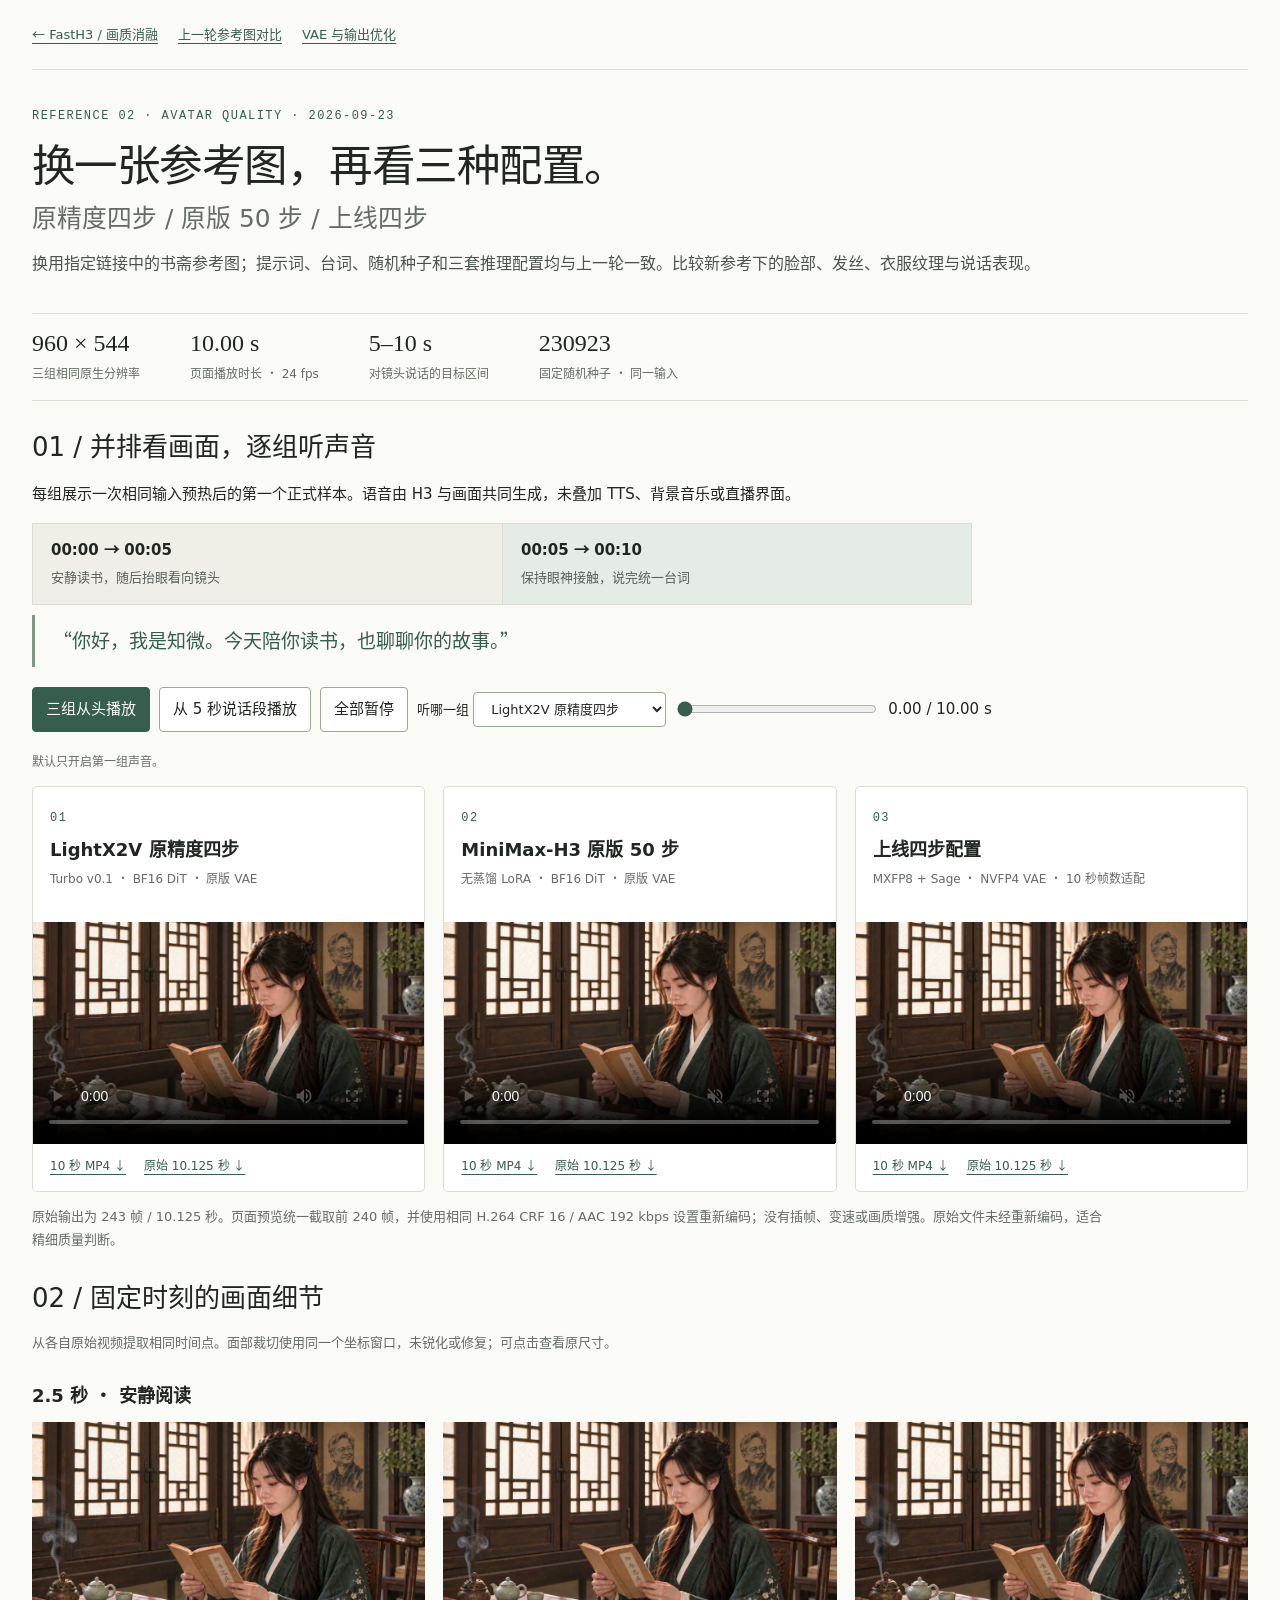
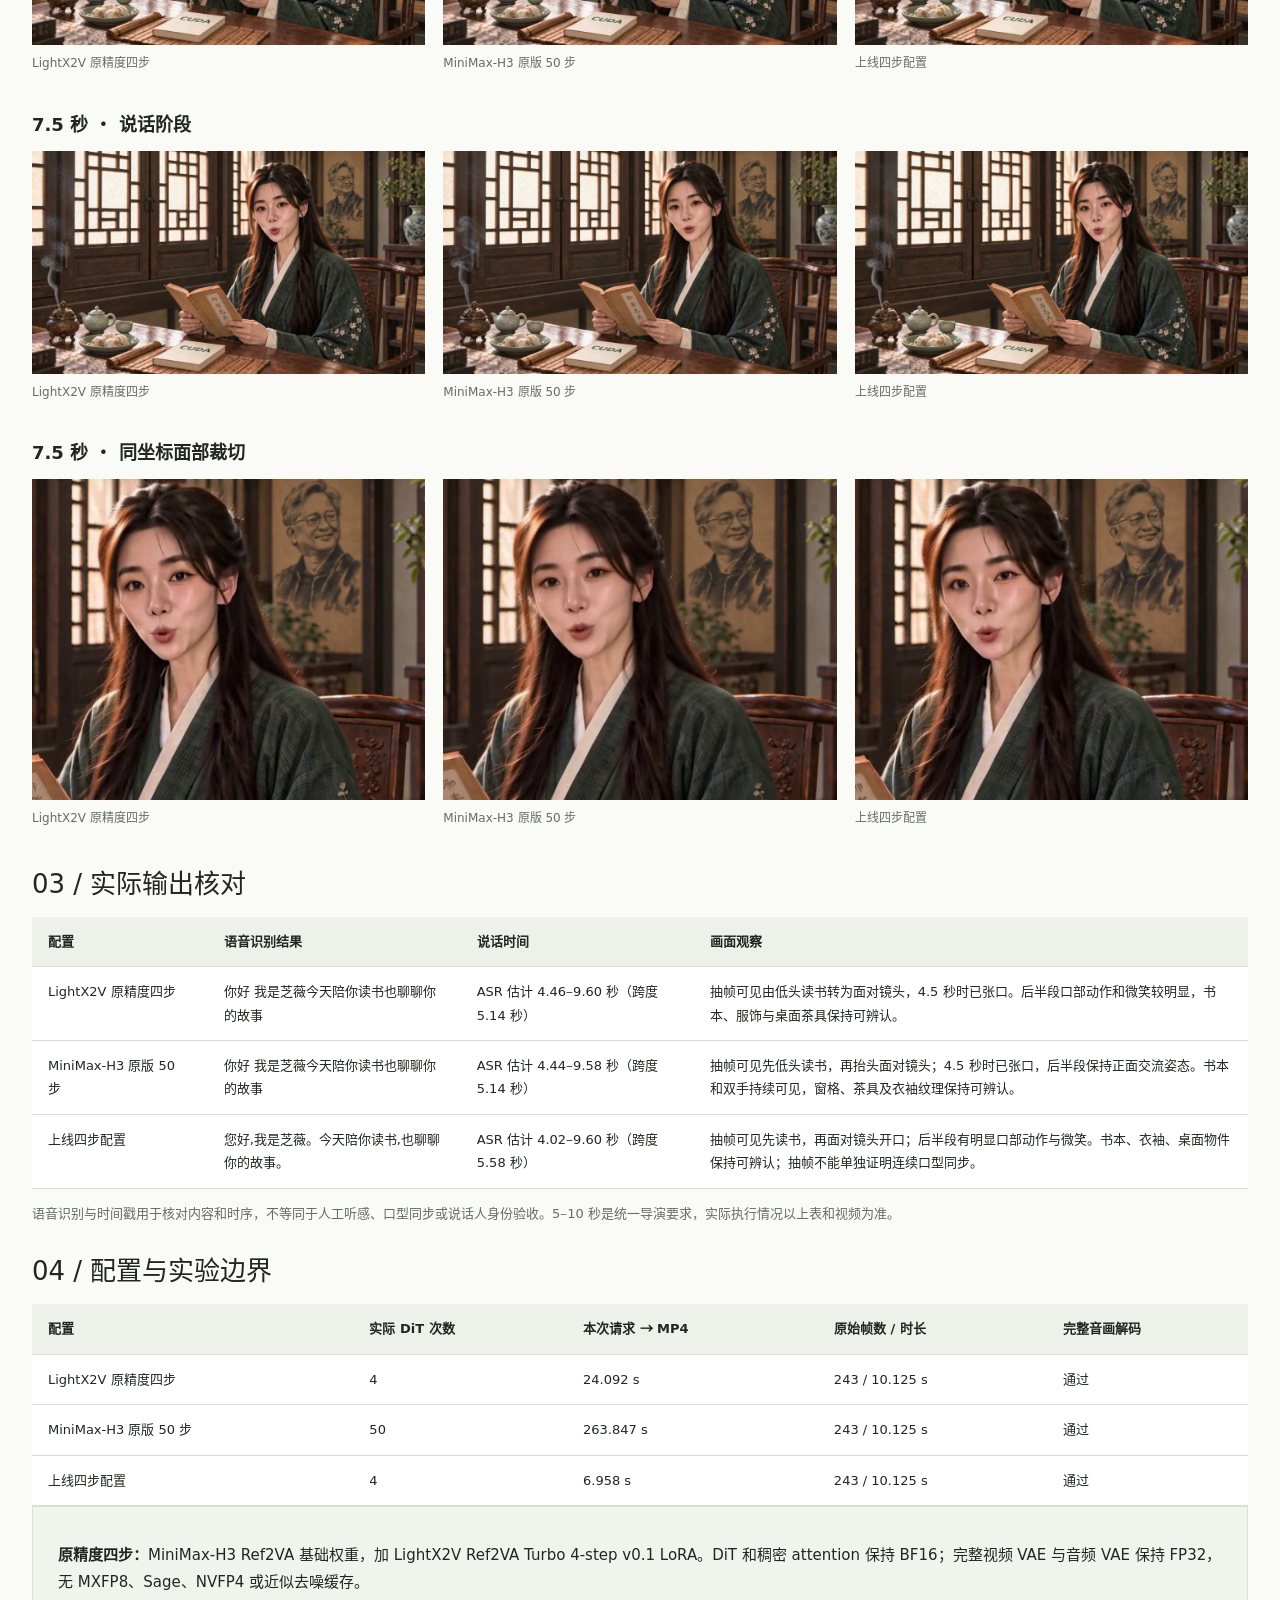
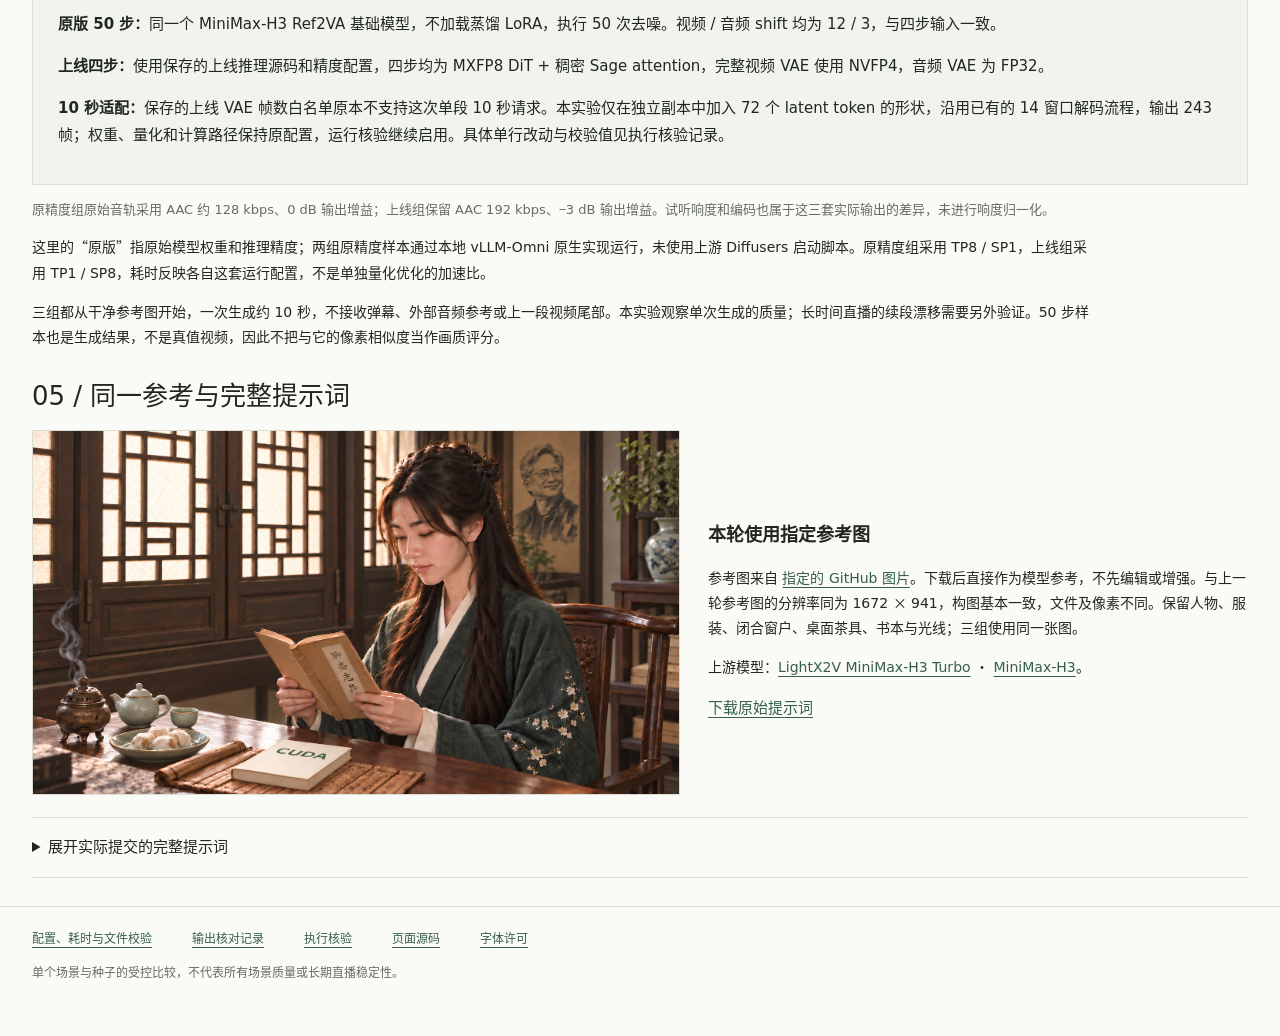
<file: avatar-quality-reference2.html>
<!doctype html>
<html lang="zh-CN">
<head><meta charset="utf-8"><meta name="viewport" content="width=device-width,initial-scale=1"><meta name="description" content="知微数字人三模型画质对比：LightX2V 原精度四步、MiniMax-H3 原版 50 步、上线四步配置。统一场景与台词，三段 10 秒音视频。"><title>新参考图画质对比 | LightX2V · MiniMax-H3 · 上线版本</title><link rel="icon" href="data:,">
<style>
@font-face{font-family:"H3 CJK";src:url("benchmarks/avatar-three-models-reference2/avatar-cjk.woff") format("woff");font-display:swap;unicode-range:U+80-10FFFF}
:root{--ink:#222622;--muted:#666c65;--line:#d9ddd4;--paper:#fafaf7;--accent:#355e4d}*{box-sizing:border-box}body{margin:0;background:var(--paper);color:var(--ink);font:15px/1.8 "H3 CJK",system-ui,-apple-system,"Noto Sans CJK SC",sans-serif}a{color:var(--accent);text-underline-offset:4px}header,main,footer{max-width:1440px;margin:auto;padding:0 32px}nav{display:flex;flex-wrap:wrap;gap:20px;font-size:13px;border-bottom:1px solid var(--line);padding:23px 0}.hero{padding:25px 0 18px;max-width:1080px}.eyebrow,.number{font:12px/1.6 ui-monospace,monospace;letter-spacing:.12em;color:var(--accent)}h1{font-size:clamp(30px,3.4vw,46px);line-height:1.25;font-weight:500;letter-spacing:-.035em;margin:12px 0}h1 span{display:block;font-size:.57em;letter-spacing:0;margin-top:10px;color:var(--muted)}.lead{font-size:16px;max-width:1050px;color:#4b534c}.facts{display:flex;flex-wrap:wrap;gap:22px 50px;border-block:1px solid var(--line);padding:13px 0}.facts b{display:block;font:24px/1.4 Georgia,serif}.facts span{font-size:12px;color:var(--muted)}section{margin:28px 0}h2{font-size:26px;font-weight:500;line-height:1.4;margin-bottom:15px}h3{font-size:18px;font-weight:600;line-height:1.5}.intro{max-width:940px}.timeline{display:grid;grid-template-columns:1fr 1fr;margin:14px 0 9px;border:1px solid var(--line)}.timeline div{padding:13px 18px;background:#efefe8}.timeline div+div{background:#e4ece5;border-left:1px solid var(--line)}.timeline b{display:block}.timeline span{font-size:13px;color:#596059}blockquote{margin:10px 0 16px;border-left:3px solid #7e9786;padding:9px 18px;font-size:19px;color:var(--accent)}.toolbar{display:flex;align-items:center;flex-wrap:wrap;gap:9px;margin:20px 0}button,select{font:inherit;padding:8px 13px;border:1px solid #9aa79a;background:#fff;color:var(--ink);border-radius:4px;cursor:pointer}button.primary{background:var(--accent);color:white;border-color:var(--accent)}button:disabled{opacity:.5;cursor:wait}button:hover{filter:brightness(.95)}button:focus-visible,a:focus-visible,select:focus-visible,input:focus-visible,summary:focus-visible{outline:3px solid #c99948;outline-offset:3px}.toolbar label{font-size:13px}.toolbar select{font-size:13px;max-width:210px}.scrub{accent-color:var(--accent);width:200px;max-width:100%}.play-status{font-size:12px;color:var(--muted)}.videos,.stills{display:grid;grid-template-columns:repeat(3,minmax(0,1fr));gap:18px}figure{margin:0;min-width:0}.video-card{background:#fff;border:1px solid var(--line);border-radius:5px;overflow:hidden}.video-card figcaption{padding:16px 17px 13px;min-height:135px}.video-card h3{margin:6px 0}.video-card p{font-size:12px;color:var(--muted);margin:0}video{width:100%;display:block;aspect-ratio:960/544;background:#121713;object-fit:contain}.downloads{padding:13px 17px;display:flex;flex-wrap:wrap;gap:8px 18px;font-size:12px}.note{font-size:13px;color:var(--muted);max-width:1080px}.method{padding:20px 25px;border:1px solid var(--line);background:#f1f3ed}.scroll{overflow-x:auto}table{width:100%;border-collapse:collapse;background:#fff;font-size:13px}th,td{padding:13px 16px;border-bottom:1px solid var(--line);text-align:left;vertical-align:top}thead{background:#eef1e9}tbody th{min-width:175px;font-weight:500}.stills img{width:100%;height:auto;display:block}.stills figcaption{font-size:12px;padding:8px 0;color:var(--muted)}.still-title{margin:28px 0 13px}.reference{display:grid;grid-template-columns:minmax(0,1.2fr) minmax(0,1fr);gap:28px;align-items:center}.reference img{display:block;width:100%;border:1px solid var(--line)}.reference p{font-size:14px}details{border-block:1px solid var(--line);padding:16px 0;margin:22px 0}summary{cursor:pointer;font-weight:500}pre{font:13px/1.7 ui-monospace,monospace;white-space:pre-wrap;overflow-wrap:anywhere;padding:22px;background:#f0f2eb;max-height:560px;overflow:auto}footer{border-top:1px solid var(--line);padding-top:22px;padding-bottom:40px;font-size:12px;color:var(--muted)}footer a{margin-right:16px}.review-table td{min-width:180px}.quality-note{font-size:14px;max-width:1060px}.links{display:flex;gap:12px 24px;flex-wrap:wrap}@media(max-width:950px){header,main,footer{padding-inline:20px}.videos{gap:10px}.video-card figcaption{padding:12px;min-height:152px}.video-card h3{font-size:16px}.downloads{padding:12px}.reference{grid-template-columns:1fr}.hero{padding-top:22px}}@media(max-width:650px){header,main,footer{padding-inline:16px}.videos{grid-template-columns:1fr;gap:20px}.video-card figcaption{min-height:0}.stills{grid-template-columns:1fr;gap:13px}.facts{gap:18px 28px}.facts b{font-size:22px}.timeline{font-size:13px}.timeline div{padding:10px}.lead{font-size:16px}.toolbar label{width:100%}.scrub{width:100%}.toolbar{gap:8px}h2{font-size:23px}.method{padding:15px}.hero{padding-top:26px}section{margin:32px 0}blockquote{font-size:17px}}
</style></head>
<body><header><nav aria-label="主导航"><a href="index.html">← FastH3 / 画质消融</a><a href="avatar-quality.html">上一轮参考图对比</a><a href="post-dit.html">VAE 与输出优化</a></nav>
<div class="hero"><p class="eyebrow">REFERENCE 02 · AVATAR QUALITY · 2026-09-23</p><h1>换一张参考图，再看三种配置。<span>原精度四步 / 原版 50 步 / 上线四步</span></h1><p class="lead">换用指定链接中的书斋参考图；提示词、台词、随机种子和三套推理配置均与上一轮一致。比较新参考下的脸部、发丝、衣服纹理与说话表现。</p></div>
<div class="facts"><div><b>960 × 544</b><span>三组相同原生分辨率</span></div><div><b>10.00 s</b><span>页面播放时长 · 24 fps</span></div><div><b>5–10 s</b><span>对镜头说话的目标区间</span></div><div><b>230923</b><span>固定随机种子 · 同一输入</span></div></div></header>
<main><section id="comparison"><h2>01 / 并排看画面，逐组听声音</h2><div class="intro"><p>每组展示一次相同输入预热后的第一个正式样本。语音由 H3 与画面共同生成，未叠加 TTS、背景音乐或直播界面。</p><div class="timeline"><div><b>00:00 → 00:05</b><span>安静读书，随后抬眼看向镜头</span></div><div><b>00:05 → 00:10</b><span>保持眼神接触，说完统一台词</span></div></div><blockquote>“你好，我是知微。今天陪你读书，也聊聊你的故事。”</blockquote></div>
<div class="toolbar" role="group" aria-label="三组视频同步控制"><button class="primary" id="play-all">三组从头播放</button><button id="speech">从 5 秒说话段播放</button><button id="pause-all">全部暂停</button><label>听哪一组 <select id="audio"><option value="0">LightX2V 原精度四步</option><option value="1">MiniMax-H3 原版 50 步</option><option value="2">上线四步配置</option><option value="-1">全部静音</option></select></label><input class="scrub" id="scrub" aria-label="同步跳转时间" type="range" min="0" max="10" step="0.04" value="0"><output id="time">0.00 / 10.00 s</output></div><p class="play-status" id="play-status" aria-live="polite">默认只开启第一组声音。</p>
<div class="videos"><figure class="video-card"><figcaption><span class="number">01</span><h3>LightX2V 原精度四步</h3><p>Turbo v0.1 · BF16 DiT · 原版 VAE</p></figcaption>
<video controls playsinline preload="metadata" poster="benchmarks/avatar-three-models-reference2/lightx2v-original-4step-poster.jpg" src="benchmarks/avatar-three-models-reference2/lightx2v-original-4step.mp4" aria-label="LightX2V 原精度四步，十秒音视频"></video>
<div class="downloads"><a href="benchmarks/avatar-three-models-reference2/lightx2v-original-4step.mp4" download>10 秒 MP4 ↓</a><a href="https://github.com/lishunyang12/fasth3-lossy-ablation/releases/download/avatar-quality-reference2-20260923/lightx2v-original-4step-raw.mp4" download>原始 10.125 秒 ↓</a></div></figure><figure class="video-card"><figcaption><span class="number">02</span><h3>MiniMax-H3 原版 50 步</h3><p>无蒸馏 LoRA · BF16 DiT · 原版 VAE</p></figcaption>
<video controls playsinline preload="metadata" poster="benchmarks/avatar-three-models-reference2/minimax-original-50step-poster.jpg" src="benchmarks/avatar-three-models-reference2/minimax-original-50step.mp4" aria-label="MiniMax-H3 原版 50 步，十秒音视频"></video>
<div class="downloads"><a href="benchmarks/avatar-three-models-reference2/minimax-original-50step.mp4" download>10 秒 MP4 ↓</a><a href="https://github.com/lishunyang12/fasth3-lossy-ablation/releases/download/avatar-quality-reference2-20260923/minimax-original-50step-raw.mp4" download>原始 10.125 秒 ↓</a></div></figure><figure class="video-card"><figcaption><span class="number">03</span><h3>上线四步配置</h3><p>MXFP8 + Sage · NVFP4 VAE · 10 秒帧数适配</p></figcaption>
<video controls playsinline preload="metadata" poster="benchmarks/avatar-three-models-reference2/deployed-4step-poster.jpg" src="benchmarks/avatar-three-models-reference2/deployed-4step.mp4" aria-label="上线四步配置，十秒音视频"></video>
<div class="downloads"><a href="benchmarks/avatar-three-models-reference2/deployed-4step.mp4" download>10 秒 MP4 ↓</a><a href="https://github.com/lishunyang12/fasth3-lossy-ablation/releases/download/avatar-quality-reference2-20260923/deployed-4step-raw.mp4" download>原始 10.125 秒 ↓</a></div></figure></div><p class="note">原始输出为 243 帧 / 10.125 秒。页面预览统一截取前 240 帧，并使用相同 H.264 CRF 16 / AAC 192 kbps 设置重新编码；没有插帧、变速或画质增强。原始文件未经重新编码，适合精细质量判断。</p></section>
<section id="details"><h2>02 / 固定时刻的画面细节</h2><p class="note">从各自原始视频提取相同时间点。面部裁切使用同一个坐标窗口，未锐化或修复；可点击查看原尺寸。</p><h3 class="still-title">2.5 秒 · 安静阅读</h3><div class="stills"><figure><a href="benchmarks/avatar-three-models-reference2/lightx2v-original-4step-idle.jpg" target="_blank" rel="noopener"><img loading="lazy" src="benchmarks/avatar-three-models-reference2/lightx2v-original-4step-idle.jpg" alt="LightX2V 原精度四步，2.5 秒 · 安静阅读"></a><figcaption>LightX2V 原精度四步</figcaption></figure><figure><a href="benchmarks/avatar-three-models-reference2/minimax-original-50step-idle.jpg" target="_blank" rel="noopener"><img loading="lazy" src="benchmarks/avatar-three-models-reference2/minimax-original-50step-idle.jpg" alt="MiniMax-H3 原版 50 步，2.5 秒 · 安静阅读"></a><figcaption>MiniMax-H3 原版 50 步</figcaption></figure><figure><a href="benchmarks/avatar-three-models-reference2/deployed-4step-idle.jpg" target="_blank" rel="noopener"><img loading="lazy" src="benchmarks/avatar-three-models-reference2/deployed-4step-idle.jpg" alt="上线四步配置，2.5 秒 · 安静阅读"></a><figcaption>上线四步配置</figcaption></figure></div><h3 class="still-title">7.5 秒 · 说话阶段</h3><div class="stills"><figure><a href="benchmarks/avatar-three-models-reference2/lightx2v-original-4step-speech.jpg" target="_blank" rel="noopener"><img loading="lazy" src="benchmarks/avatar-three-models-reference2/lightx2v-original-4step-speech.jpg" alt="LightX2V 原精度四步，7.5 秒 · 说话阶段"></a><figcaption>LightX2V 原精度四步</figcaption></figure><figure><a href="benchmarks/avatar-three-models-reference2/minimax-original-50step-speech.jpg" target="_blank" rel="noopener"><img loading="lazy" src="benchmarks/avatar-three-models-reference2/minimax-original-50step-speech.jpg" alt="MiniMax-H3 原版 50 步，7.5 秒 · 说话阶段"></a><figcaption>MiniMax-H3 原版 50 步</figcaption></figure><figure><a href="benchmarks/avatar-three-models-reference2/deployed-4step-speech.jpg" target="_blank" rel="noopener"><img loading="lazy" src="benchmarks/avatar-three-models-reference2/deployed-4step-speech.jpg" alt="上线四步配置，7.5 秒 · 说话阶段"></a><figcaption>上线四步配置</figcaption></figure></div><h3 class="still-title">7.5 秒 · 同坐标面部裁切</h3><div class="stills"><figure><a href="benchmarks/avatar-three-models-reference2/lightx2v-original-4step-face.png" target="_blank" rel="noopener"><img loading="lazy" src="benchmarks/avatar-three-models-reference2/lightx2v-original-4step-face.png" alt="LightX2V 原精度四步，7.5 秒 · 同坐标面部裁切"></a><figcaption>LightX2V 原精度四步</figcaption></figure><figure><a href="benchmarks/avatar-three-models-reference2/minimax-original-50step-face.png" target="_blank" rel="noopener"><img loading="lazy" src="benchmarks/avatar-three-models-reference2/minimax-original-50step-face.png" alt="MiniMax-H3 原版 50 步，7.5 秒 · 同坐标面部裁切"></a><figcaption>MiniMax-H3 原版 50 步</figcaption></figure><figure><a href="benchmarks/avatar-three-models-reference2/deployed-4step-face.png" target="_blank" rel="noopener"><img loading="lazy" src="benchmarks/avatar-three-models-reference2/deployed-4step-face.png" alt="上线四步配置，7.5 秒 · 同坐标面部裁切"></a><figcaption>上线四步配置</figcaption></figure></div></section>
<section id="review"><h2>03 / 实际输出核对</h2><div class="scroll"><table class="review-table"><thead><tr><th>配置</th><th>语音识别结果</th><th>说话时间</th><th>画面观察</th></tr></thead><tbody><tr><th>LightX2V 原精度四步</th><td>你好 我是芝薇今天陪你读书也聊聊你的故事</td><td>ASR 估计 4.46–9.60 秒（跨度 5.14 秒）</td><td>抽帧可见由低头读书转为面对镜头，4.5 秒时已张口。后半段口部动作和微笑较明显，书本、服饰与桌面茶具保持可辨认。</td></tr><tr><th>MiniMax-H3 原版 50 步</th><td>你好 我是芝薇今天陪你读书也聊聊你的故事</td><td>ASR 估计 4.44–9.58 秒（跨度 5.14 秒）</td><td>抽帧可见先低头读书，再抬头面对镜头；4.5 秒时已张口，后半段保持正面交流姿态。书本和双手持续可见，窗格、茶具及衣袖纹理保持可辨认。</td></tr><tr><th>上线四步配置</th><td>您好,我是芝薇。今天陪你读书,也聊聊你的故事。</td><td>ASR 估计 4.02–9.60 秒（跨度 5.58 秒）</td><td>抽帧可见先读书，再面对镜头开口；后半段有明显口部动作与微笑。书本、衣袖、桌面物件保持可辨认；抽帧不能单独证明连续口型同步。</td></tr></tbody></table></div><p class="note">语音识别与时间戳用于核对内容和时序，不等同于人工听感、口型同步或说话人身份验收。5–10 秒是统一导演要求，实际执行情况以上表和视频为准。</p></section>
<section id="method"><h2>04 / 配置与实验边界</h2><div class="scroll"><table><thead><tr><th>配置</th><th>实际 DiT 次数</th><th>本次请求 → MP4</th><th>原始帧数 / 时长</th><th>完整音画解码</th></tr></thead><tbody><tr><th>LightX2V 原精度四步</th><td>4</td><td>24.092 s</td><td>243 / 10.125 s</td><td>通过</td></tr><tr><th>MiniMax-H3 原版 50 步</th><td>50</td><td>263.847 s</td><td>243 / 10.125 s</td><td>通过</td></tr><tr><th>上线四步配置</th><td>4</td><td>6.958 s</td><td>243 / 10.125 s</td><td>通过</td></tr></tbody></table></div>
<div class="method"><p><strong>原精度四步：</strong>MiniMax-H3 Ref2VA 基础权重，加 LightX2V Ref2VA Turbo 4-step v0.1 LoRA。DiT 和稠密 attention 保持 BF16；完整视频 VAE 与音频 VAE 保持 FP32，无 MXFP8、Sage、NVFP4 或近似去噪缓存。</p><p><strong>原版 50 步：</strong>同一个 MiniMax-H3 Ref2VA 基础模型，不加载蒸馏 LoRA，执行 50 次去噪。视频 / 音频 shift 均为 12 / 3，与四步输入一致。</p><p><strong>上线四步：</strong>使用保存的上线推理源码和精度配置，四步均为 MXFP8 DiT + 稠密 Sage attention，完整视频 VAE 使用 NVFP4，音频 VAE 为 FP32。</p><p><strong>10 秒适配：</strong>保存的上线 VAE 帧数白名单原本不支持这次单段 10 秒请求。本实验仅在独立副本中加入 72 个 latent token 的形状，沿用已有的 14 窗口解码流程，输出 243 帧；权重、量化和计算路径保持原配置，运行核验继续启用。具体单行改动与校验值见执行核验记录。</p></div>
<p class="note">原精度组原始音轨采用 AAC 约 128 kbps、0 dB 输出增益；上线组保留 AAC 192 kbps、−3 dB 输出增益。试听响度和编码也属于这三套实际输出的差异，未进行响度归一化。</p>
<p class="quality-note">这里的“原版”指原始模型权重和推理精度；两组原精度样本通过本地 vLLM-Omni 原生实现运行，未使用上游 Diffusers 启动脚本。原精度组采用 TP8 / SP1，上线组采用 TP1 / SP8，耗时反映各自这套运行配置，不是单独量化优化的加速比。</p>
<p class="quality-note">三组都从干净参考图开始，一次生成约 10 秒，不接收弹幕、外部音频参考或上一段视频尾部。本实验观察单次生成的质量；长时间直播的续段漂移需要另外验证。50 步样本也是生成结果，不是真值视频，因此不把与它的像素相似度当作画质评分。</p>
</section><section><h2>05 / 同一参考与完整提示词</h2><div class="reference"><a href="benchmarks/avatar-three-models-reference2/reference.png" target="_blank" rel="noopener"><img loading="lazy" src="benchmarks/avatar-three-models-reference2/reference.png" alt="统一参考图：知微坐在木质书斋中，双手持书，左侧茶具与香炉，窗户关闭。"></a><div><h3>本轮使用指定参考图</h3><p>参考图来自 <a href="https://github.com/lishunyang12/vllm-omni-rankings/blob/main/videos/8a65f5fc738acc3e0a78d0a727444902.png">指定的 GitHub 图片</a>。下载后直接作为模型参考，不先编辑或增强。与上一轮参考图的分辨率同为 1672 × 941，构图基本一致，文件及像素不同。保留人物、服装、闭合窗户、桌面茶具、书本与光线；三组使用同一张图。</p><p>上游模型：<a href="https://huggingface.co/lightx2v/Minimax-h3-Turbo">LightX2V MiniMax-H3 Turbo</a> · <a href="https://huggingface.co/MiniMaxAI/MiniMax-H3">MiniMax-H3</a>。</p><a href="benchmarks/avatar-three-models-reference2/prompt.txt" download>下载原始提示词</a></div></div><details><summary>展开实际提交的完整提示词</summary><pre>subject_definitions:
&lt;Subject 1&gt; is Zhiwei, the adult East Asian woman in &lt;Picture 1&gt;. Preserve her face, long dark half-up hair, dark green embroidered robe with pale inner collar, and seated position. &lt;Picture 1&gt; also fixes the wooden study, closed lattice windows, table, book in her hands, tea set, incense burner, small plate of sweets, CUDA book and portrait scroll.

summary:
[reference generation] A single continuous ten-second photorealistic shot: Zhiwei quietly reads for the first five seconds, then looks directly into the camera and speaks to the viewer for the final five seconds.

retention_analysis:
Preserve the same woman, hairstyle, clothing, room, warm daylight and arrangement of all objects throughout. The book remains held in both hands. The windows remain closed. Camera framing stays at the reference&#x27;s medium shot, with her face and hands clearly visible.

detailed_description:
Natural live-action skin texture, stable warm side light, fine hair strands, distinct embroidered fabric and coherent fingers. A completely locked camera at eye level, no cuts, zoom or camera movement.
[Shot 1, 00:00.000-00:04.300] Zhiwei sits in the same chair and reads the open book silently. Her lips stay closed. She breathes naturally and blinks once. Her hands hold the book steadily, and the tea set remains untouched.
[Shot 1, 00:04.300-00:05.000] Without moving her torso or hands, she gently raises her eyes and turns her face toward the camera, establishing direct eye contact. She remains silent until five seconds.
[Shot 1, 00:05.000-00:10.000] Keeping direct eye contact and the book in both hands, Zhiwei speaks clearly in a warm, calm adult female Mandarin voice: &lt;d&gt;[Chinese] 你好，我是知微。今天陪你读书，也聊聊你的故事。&lt;/d&gt; She speaks at an even, unhurried conversational pace across these five seconds. Her mouth movements follow the actual words. She finishes the whole sentence and settles into a relaxed closed-mouth expression at the end.

overall_soundscape:
Quiet indoor room tone during the first five seconds. Only Zhiwei speaks from five to ten seconds, in clear Mandarin, with a close natural voice, synchronized lips and no singing or extra words. No second speaker or voice-over.

non_diegetic_music:
None. No subtitles, captions or added interface graphics. Keep the reference&#x27;s existing book and scroll as stationary scene details.
</pre></details></section></main>
<footer><div class="links"><a href="benchmarks/avatar-three-models-reference2/results.json">配置、耗时与文件校验</a><a href="benchmarks/avatar-three-models-reference2/review.json">输出核对记录</a><a href="benchmarks/avatar-three-models-reference2/qualification.json">执行核验</a><a href="https://github.com/lishunyang12/fasth3-lossy-ablation">页面源码</a><a href="FONT-LICENSE.txt">字体许可</a></div><p>单个场景与种子的受控比较，不代表所有场景质量或长期直播稳定性。</p></footer>
<script>
const videos=[...document.querySelectorAll('video')], sound=document.querySelector('#audio'), slider=document.querySelector('#scrub'), time=document.querySelector('#time'), status=document.querySelector('#play-status');let groupPlay=false, seeking=false;
function audio(){videos.forEach((v,i)=>{v.muted=i!==Number(sound.value)})}audio();sound.addEventListener('change',audio);
function pause(){videos.forEach(v=>v.pause());groupPlay=false}document.querySelector('#pause-all').addEventListener('click',pause);
async function start(at){pause();const buttons=[document.querySelector('#play-all'),document.querySelector('#speech')];buttons.forEach(b=>b.disabled=true);status.textContent='正在准备三组视频…';try{await Promise.all(videos.map(v=>new Promise((resolve,reject)=>{if(v.readyState>=1)return resolve();const fail=()=>reject(new Error('视频加载失败'));v.addEventListener('loadedmetadata',resolve,{once:true});v.addEventListener('error',fail,{once:true});v.load()})));videos.forEach(v=>v.currentTime=at);audio();groupPlay=true;const results=await Promise.allSettled(videos.map(v=>v.play()));if(results.some(r=>r.status==='rejected')){pause();status.textContent='浏览器未允许同步播放，请使用各视频播放按钮。'}else{status.textContent='三组同步播放；可切换试听音轨。'}}catch(e){status.textContent='视频暂时无法加载，请刷新页面或下载原始文件。'}finally{buttons.forEach(b=>b.disabled=false)}}
document.querySelector('#play-all').addEventListener('click',()=>start(0));document.querySelector('#speech').addEventListener('click',()=>start(5));
videos.forEach(v=>v.addEventListener('play',()=>{if(!groupPlay)videos.forEach(other=>{if(other!==v)other.pause()})}));
slider.addEventListener('input',()=>{seeking=true;const at=Number(slider.value);videos.forEach(v=>{if(v.readyState>=1)v.currentTime=at});time.textContent=at.toFixed(2)+' / 10.00 s';seeking=false});
videos[0].addEventListener('timeupdate',()=>{if(seeking)return;slider.value=videos[0].currentTime;time.textContent=videos[0].currentTime.toFixed(2)+' / 10.00 s';if(groupPlay)videos.slice(1).forEach(v=>{if(v.readyState>=2&&Math.abs(v.currentTime-videos[0].currentTime)>.20)v.currentTime=videos[0].currentTime})});
videos[0].addEventListener('ended',()=>{if(groupPlay)pause()});
</script></body></html>
</file>
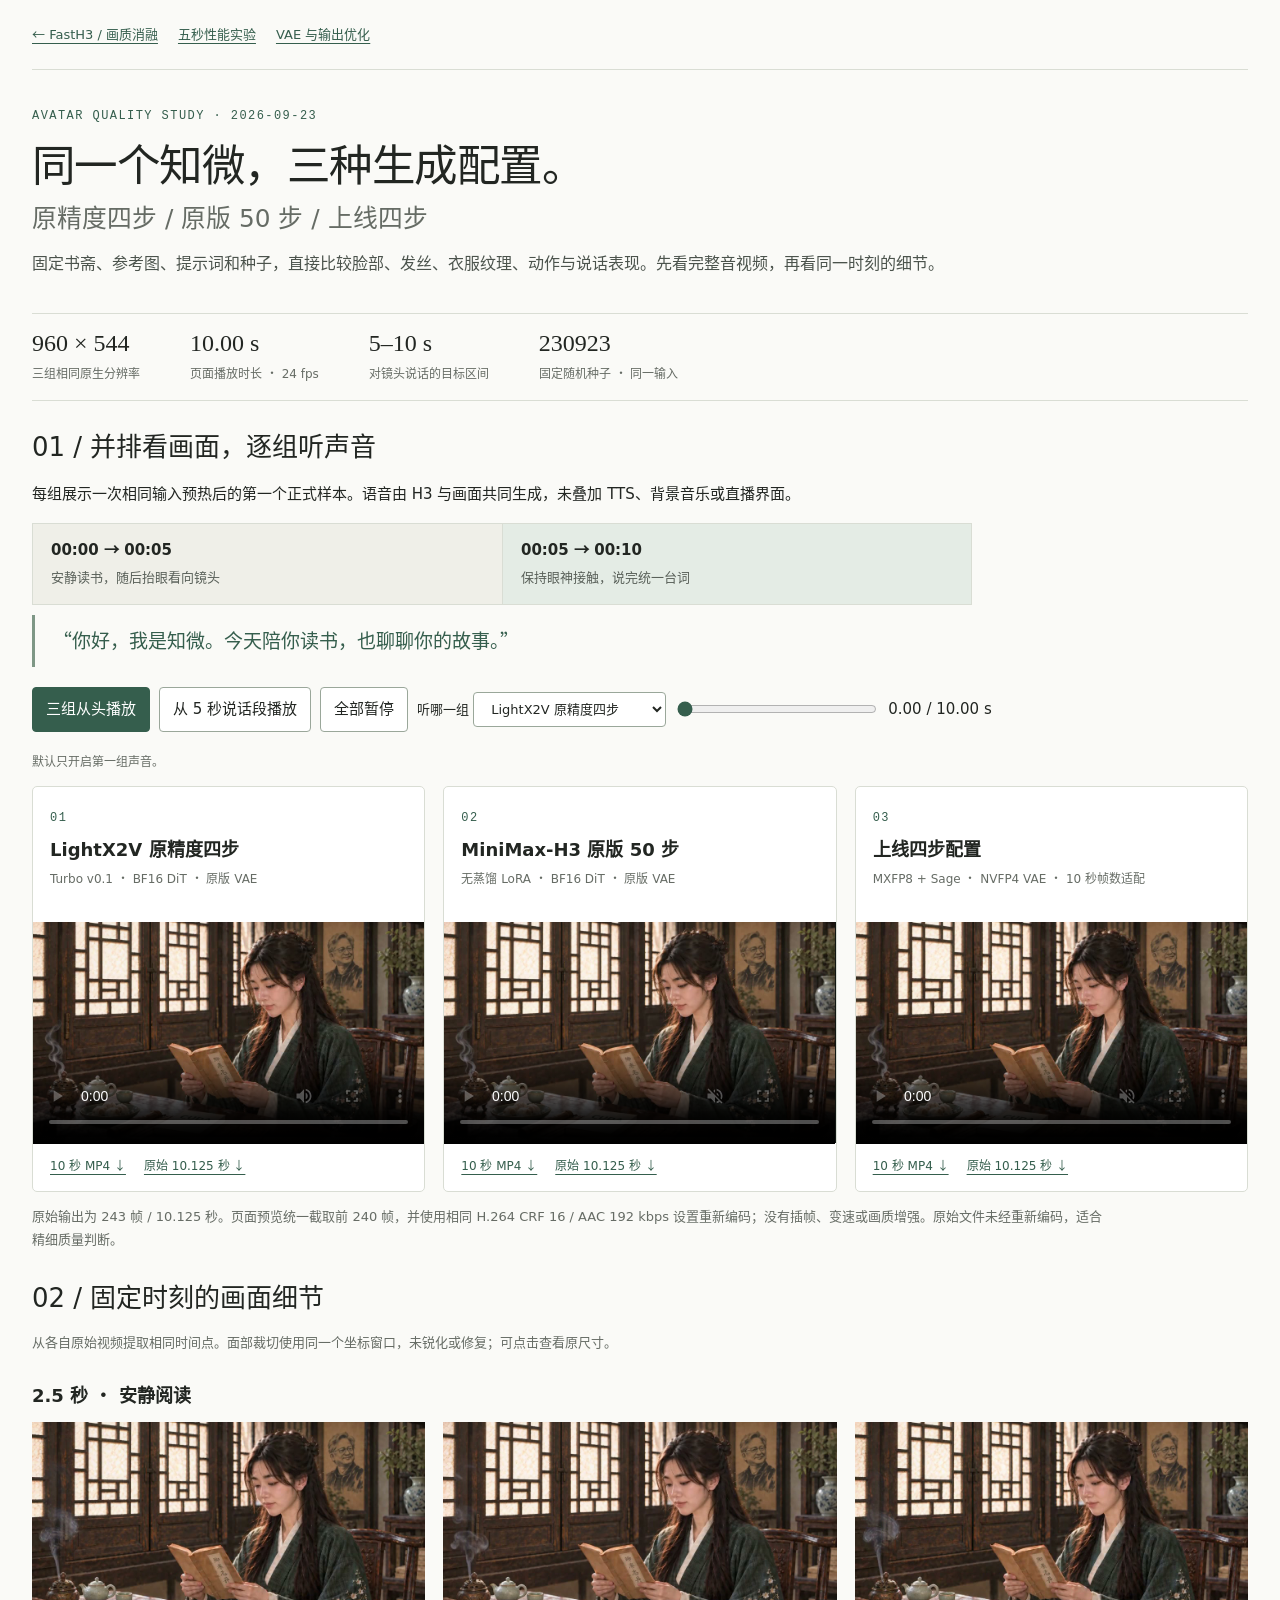
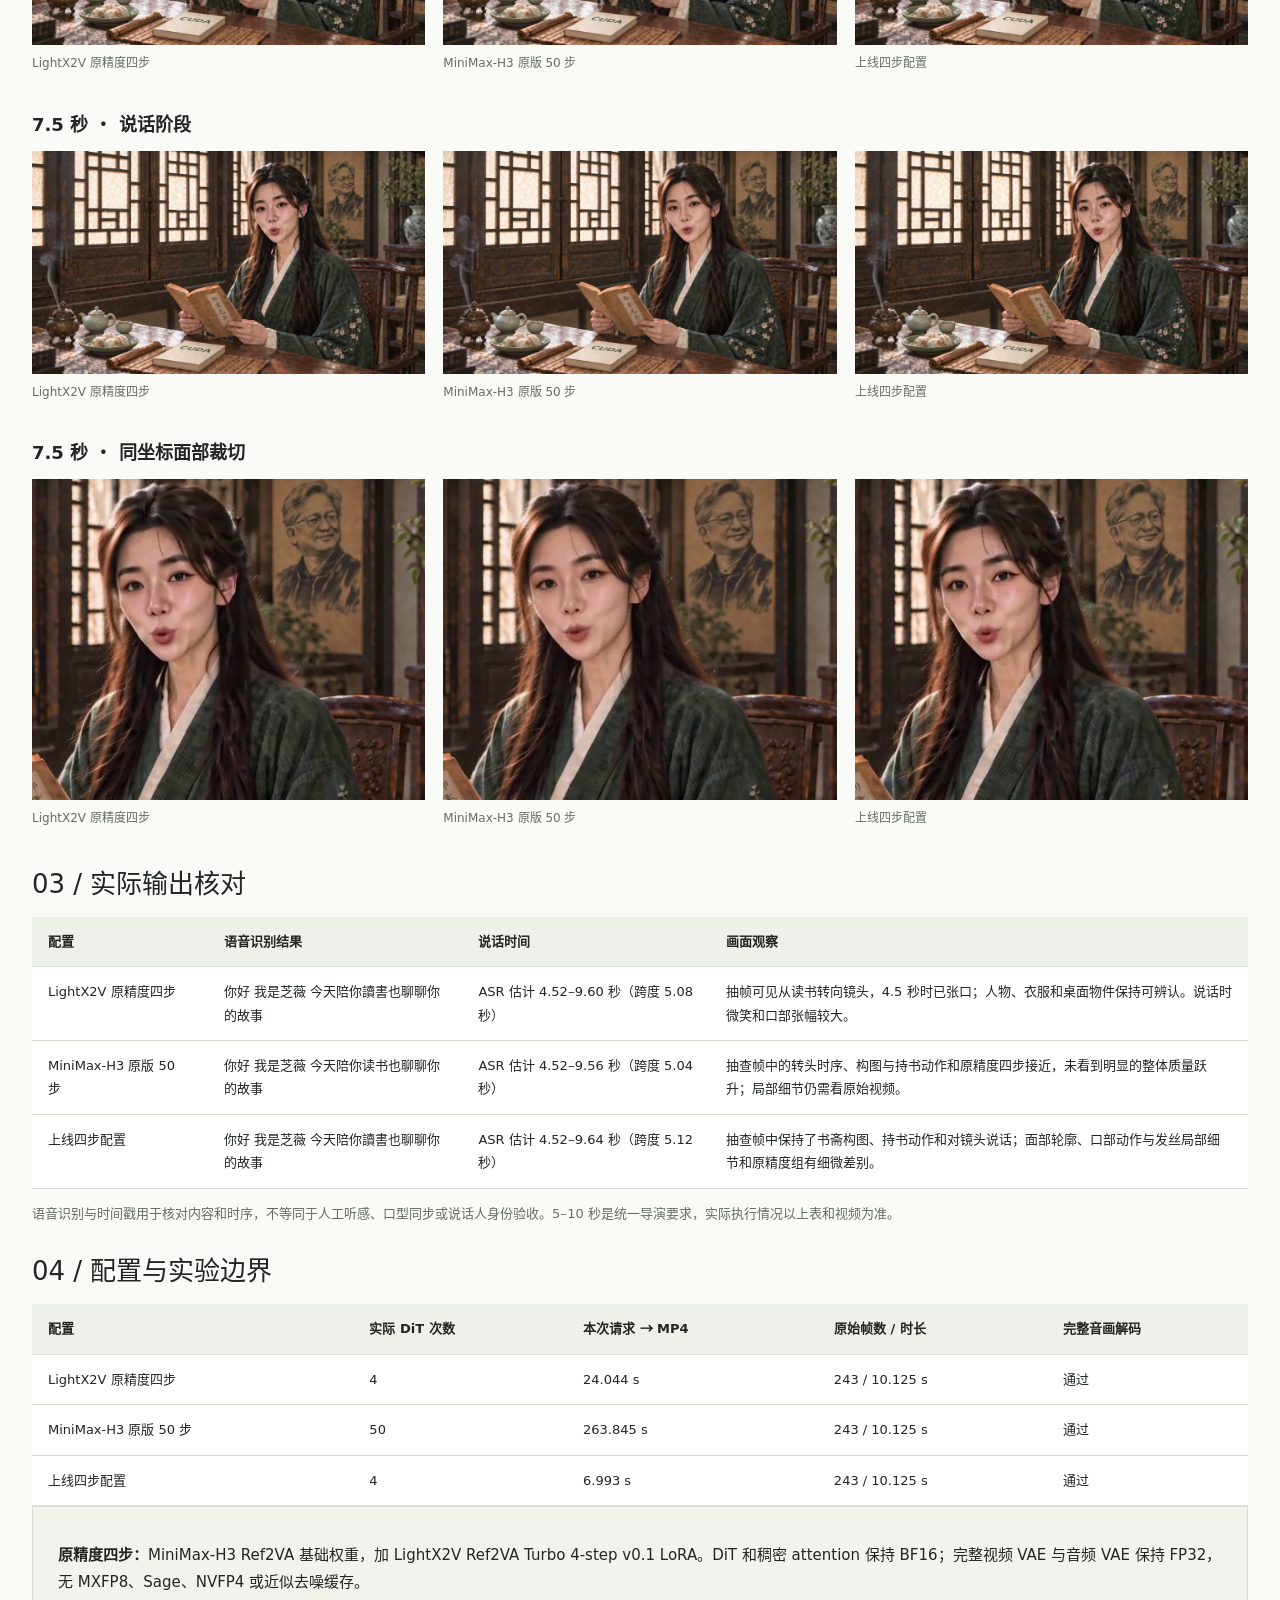
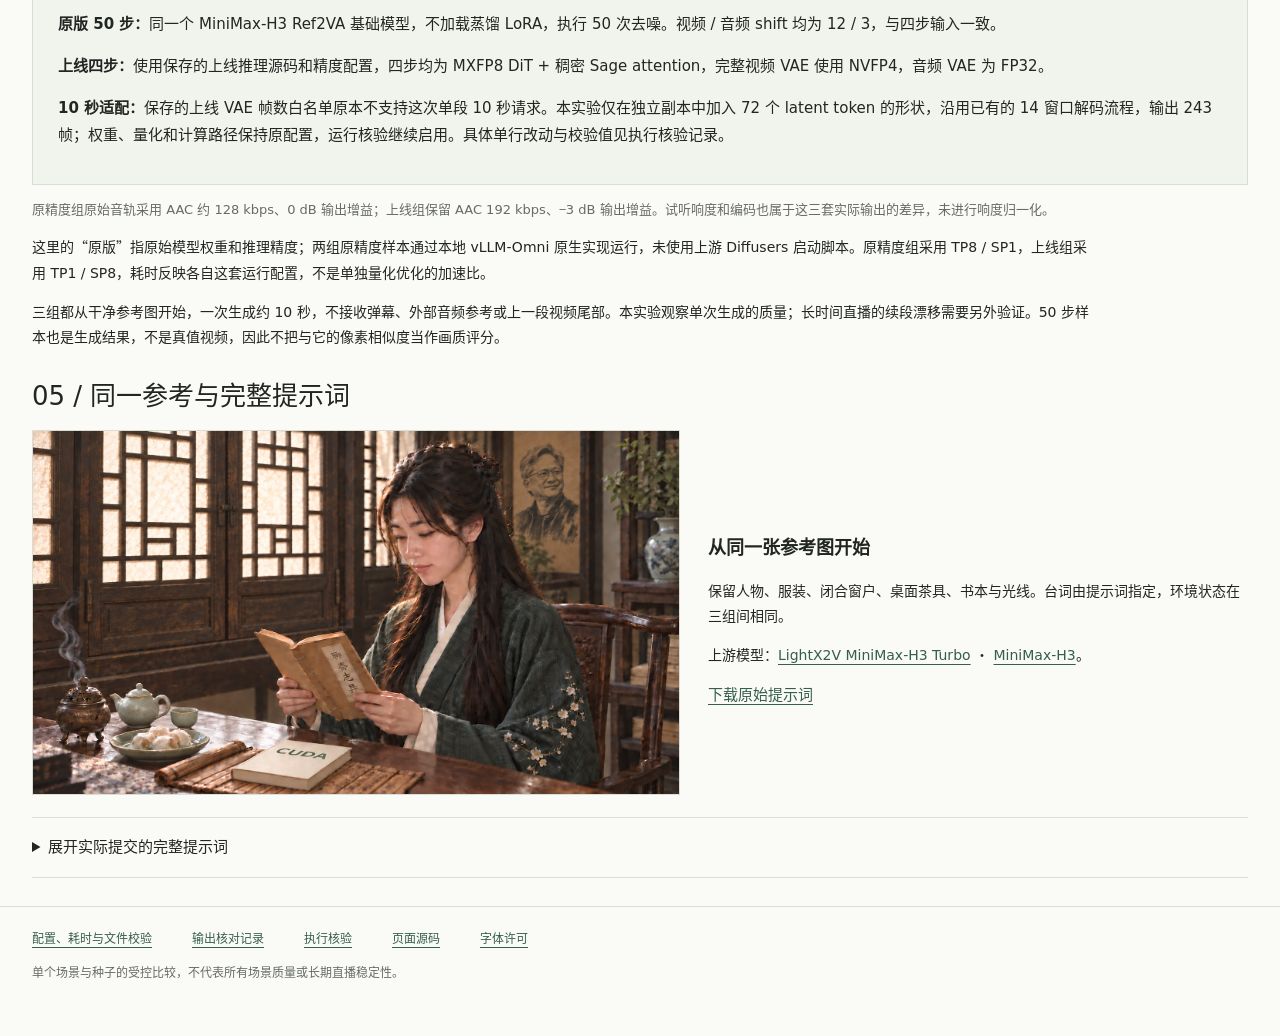
<file: avatar-quality.html>
<!doctype html>
<html lang="zh-CN">
<head><meta charset="utf-8"><meta name="viewport" content="width=device-width,initial-scale=1"><meta name="description" content="知微数字人三模型画质对比：LightX2V 原精度四步、MiniMax-H3 原版 50 步、上线四步配置。统一场景与台词，三段 10 秒音视频。"><title>数字人画质对比 | LightX2V · MiniMax-H3 · 上线版本</title><link rel="icon" href="data:,">
<style>
@font-face{font-family:"H3 CJK";src:url("benchmarks/avatar-three-models/avatar-cjk.woff") format("woff");font-display:swap;unicode-range:U+80-10FFFF}
:root{--ink:#222622;--muted:#666c65;--line:#d9ddd4;--paper:#fafaf7;--accent:#355e4d}*{box-sizing:border-box}body{margin:0;background:var(--paper);color:var(--ink);font:15px/1.8 "H3 CJK",system-ui,-apple-system,"Noto Sans CJK SC",sans-serif}a{color:var(--accent);text-underline-offset:4px}header,main,footer{max-width:1440px;margin:auto;padding:0 32px}nav{display:flex;flex-wrap:wrap;gap:20px;font-size:13px;border-bottom:1px solid var(--line);padding:23px 0}.hero{padding:25px 0 18px;max-width:1080px}.eyebrow,.number{font:12px/1.6 ui-monospace,monospace;letter-spacing:.12em;color:var(--accent)}h1{font-size:clamp(30px,3.4vw,46px);line-height:1.25;font-weight:500;letter-spacing:-.035em;margin:12px 0}h1 span{display:block;font-size:.57em;letter-spacing:0;margin-top:10px;color:var(--muted)}.lead{font-size:16px;max-width:1050px;color:#4b534c}.facts{display:flex;flex-wrap:wrap;gap:22px 50px;border-block:1px solid var(--line);padding:13px 0}.facts b{display:block;font:24px/1.4 Georgia,serif}.facts span{font-size:12px;color:var(--muted)}section{margin:28px 0}h2{font-size:26px;font-weight:500;line-height:1.4;margin-bottom:15px}h3{font-size:18px;font-weight:600;line-height:1.5}.intro{max-width:940px}.timeline{display:grid;grid-template-columns:1fr 1fr;margin:14px 0 9px;border:1px solid var(--line)}.timeline div{padding:13px 18px;background:#efefe8}.timeline div+div{background:#e4ece5;border-left:1px solid var(--line)}.timeline b{display:block}.timeline span{font-size:13px;color:#596059}blockquote{margin:10px 0 16px;border-left:3px solid #7e9786;padding:9px 18px;font-size:19px;color:var(--accent)}.toolbar{display:flex;align-items:center;flex-wrap:wrap;gap:9px;margin:20px 0}button,select{font:inherit;padding:8px 13px;border:1px solid #9aa79a;background:#fff;color:var(--ink);border-radius:4px;cursor:pointer}button.primary{background:var(--accent);color:white;border-color:var(--accent)}button:disabled{opacity:.5;cursor:wait}button:hover{filter:brightness(.95)}button:focus-visible,a:focus-visible,select:focus-visible,input:focus-visible,summary:focus-visible{outline:3px solid #c99948;outline-offset:3px}.toolbar label{font-size:13px}.toolbar select{font-size:13px;max-width:210px}.scrub{accent-color:var(--accent);width:200px;max-width:100%}.play-status{font-size:12px;color:var(--muted)}.videos,.stills{display:grid;grid-template-columns:repeat(3,minmax(0,1fr));gap:18px}figure{margin:0;min-width:0}.video-card{background:#fff;border:1px solid var(--line);border-radius:5px;overflow:hidden}.video-card figcaption{padding:16px 17px 13px;min-height:135px}.video-card h3{margin:6px 0}.video-card p{font-size:12px;color:var(--muted);margin:0}video{width:100%;display:block;aspect-ratio:960/544;background:#121713;object-fit:contain}.downloads{padding:13px 17px;display:flex;flex-wrap:wrap;gap:8px 18px;font-size:12px}.note{font-size:13px;color:var(--muted);max-width:1080px}.method{padding:20px 25px;border:1px solid var(--line);background:#f1f3ed}.scroll{overflow-x:auto}table{width:100%;border-collapse:collapse;background:#fff;font-size:13px}th,td{padding:13px 16px;border-bottom:1px solid var(--line);text-align:left;vertical-align:top}thead{background:#eef1e9}tbody th{min-width:175px;font-weight:500}.stills img{width:100%;height:auto;display:block}.stills figcaption{font-size:12px;padding:8px 0;color:var(--muted)}.still-title{margin:28px 0 13px}.reference{display:grid;grid-template-columns:minmax(0,1.2fr) minmax(0,1fr);gap:28px;align-items:center}.reference img{display:block;width:100%;border:1px solid var(--line)}.reference p{font-size:14px}details{border-block:1px solid var(--line);padding:16px 0;margin:22px 0}summary{cursor:pointer;font-weight:500}pre{font:13px/1.7 ui-monospace,monospace;white-space:pre-wrap;overflow-wrap:anywhere;padding:22px;background:#f0f2eb;max-height:560px;overflow:auto}footer{border-top:1px solid var(--line);padding-top:22px;padding-bottom:40px;font-size:12px;color:var(--muted)}footer a{margin-right:16px}.review-table td{min-width:180px}.quality-note{font-size:14px;max-width:1060px}.links{display:flex;gap:12px 24px;flex-wrap:wrap}@media(max-width:950px){header,main,footer{padding-inline:20px}.videos{gap:10px}.video-card figcaption{padding:12px;min-height:152px}.video-card h3{font-size:16px}.downloads{padding:12px}.reference{grid-template-columns:1fr}.hero{padding-top:22px}}@media(max-width:650px){header,main,footer{padding-inline:16px}.videos{grid-template-columns:1fr;gap:20px}.video-card figcaption{min-height:0}.stills{grid-template-columns:1fr;gap:13px}.facts{gap:18px 28px}.facts b{font-size:22px}.timeline{font-size:13px}.timeline div{padding:10px}.lead{font-size:16px}.toolbar label{width:100%}.scrub{width:100%}.toolbar{gap:8px}h2{font-size:23px}.method{padding:15px}.hero{padding-top:26px}section{margin:32px 0}blockquote{font-size:17px}}
</style></head>
<body><header><nav aria-label="主导航"><a href="index.html">← FastH3 / 画质消融</a><a href="five-second.html">五秒性能实验</a><a href="post-dit.html">VAE 与输出优化</a></nav>
<div class="hero"><p class="eyebrow">AVATAR QUALITY STUDY · 2026-09-23</p><h1>同一个知微，三种生成配置。<span>原精度四步 / 原版 50 步 / 上线四步</span></h1><p class="lead">固定书斋、参考图、提示词和种子，直接比较脸部、发丝、衣服纹理、动作与说话表现。先看完整音视频，再看同一时刻的细节。</p></div>
<div class="facts"><div><b>960 × 544</b><span>三组相同原生分辨率</span></div><div><b>10.00 s</b><span>页面播放时长 · 24 fps</span></div><div><b>5–10 s</b><span>对镜头说话的目标区间</span></div><div><b>230923</b><span>固定随机种子 · 同一输入</span></div></div></header>
<main><section id="comparison"><h2>01 / 并排看画面，逐组听声音</h2><div class="intro"><p>每组展示一次相同输入预热后的第一个正式样本。语音由 H3 与画面共同生成，未叠加 TTS、背景音乐或直播界面。</p><div class="timeline"><div><b>00:00 → 00:05</b><span>安静读书，随后抬眼看向镜头</span></div><div><b>00:05 → 00:10</b><span>保持眼神接触，说完统一台词</span></div></div><blockquote>“你好，我是知微。今天陪你读书，也聊聊你的故事。”</blockquote></div>
<div class="toolbar" role="group" aria-label="三组视频同步控制"><button class="primary" id="play-all">三组从头播放</button><button id="speech">从 5 秒说话段播放</button><button id="pause-all">全部暂停</button><label>听哪一组 <select id="audio"><option value="0">LightX2V 原精度四步</option><option value="1">MiniMax-H3 原版 50 步</option><option value="2">上线四步配置</option><option value="-1">全部静音</option></select></label><input class="scrub" id="scrub" aria-label="同步跳转时间" type="range" min="0" max="10" step="0.04" value="0"><output id="time">0.00 / 10.00 s</output></div><p class="play-status" id="play-status" aria-live="polite">默认只开启第一组声音。</p>
<div class="videos"><figure class="video-card"><figcaption><span class="number">01</span><h3>LightX2V 原精度四步</h3><p>Turbo v0.1 · BF16 DiT · 原版 VAE</p></figcaption>
<video controls playsinline preload="metadata" poster="benchmarks/avatar-three-models/lightx2v-original-4step-poster.jpg" src="benchmarks/avatar-three-models/lightx2v-original-4step.mp4" aria-label="LightX2V 原精度四步，十秒音视频"></video>
<div class="downloads"><a href="benchmarks/avatar-three-models/lightx2v-original-4step.mp4" download>10 秒 MP4 ↓</a><a href="https://github.com/lishunyang12/fasth3-lossy-ablation/releases/download/avatar-quality-20260923/lightx2v-original-4step-raw.mp4" download>原始 10.125 秒 ↓</a></div></figure><figure class="video-card"><figcaption><span class="number">02</span><h3>MiniMax-H3 原版 50 步</h3><p>无蒸馏 LoRA · BF16 DiT · 原版 VAE</p></figcaption>
<video controls playsinline preload="metadata" poster="benchmarks/avatar-three-models/minimax-original-50step-poster.jpg" src="benchmarks/avatar-three-models/minimax-original-50step.mp4" aria-label="MiniMax-H3 原版 50 步，十秒音视频"></video>
<div class="downloads"><a href="benchmarks/avatar-three-models/minimax-original-50step.mp4" download>10 秒 MP4 ↓</a><a href="https://github.com/lishunyang12/fasth3-lossy-ablation/releases/download/avatar-quality-20260923/minimax-original-50step-raw.mp4" download>原始 10.125 秒 ↓</a></div></figure><figure class="video-card"><figcaption><span class="number">03</span><h3>上线四步配置</h3><p>MXFP8 + Sage · NVFP4 VAE · 10 秒帧数适配</p></figcaption>
<video controls playsinline preload="metadata" poster="benchmarks/avatar-three-models/deployed-4step-poster.jpg" src="benchmarks/avatar-three-models/deployed-4step.mp4" aria-label="上线四步配置，十秒音视频"></video>
<div class="downloads"><a href="benchmarks/avatar-three-models/deployed-4step.mp4" download>10 秒 MP4 ↓</a><a href="https://github.com/lishunyang12/fasth3-lossy-ablation/releases/download/avatar-quality-20260923/deployed-4step-raw.mp4" download>原始 10.125 秒 ↓</a></div></figure></div><p class="note">原始输出为 243 帧 / 10.125 秒。页面预览统一截取前 240 帧，并使用相同 H.264 CRF 16 / AAC 192 kbps 设置重新编码；没有插帧、变速或画质增强。原始文件未经重新编码，适合精细质量判断。</p></section>
<section id="details"><h2>02 / 固定时刻的画面细节</h2><p class="note">从各自原始视频提取相同时间点。面部裁切使用同一个坐标窗口，未锐化或修复；可点击查看原尺寸。</p><h3 class="still-title">2.5 秒 · 安静阅读</h3><div class="stills"><figure><a href="benchmarks/avatar-three-models/lightx2v-original-4step-idle.jpg" target="_blank" rel="noopener"><img loading="lazy" src="benchmarks/avatar-three-models/lightx2v-original-4step-idle.jpg" alt="LightX2V 原精度四步，2.5 秒 · 安静阅读"></a><figcaption>LightX2V 原精度四步</figcaption></figure><figure><a href="benchmarks/avatar-three-models/minimax-original-50step-idle.jpg" target="_blank" rel="noopener"><img loading="lazy" src="benchmarks/avatar-three-models/minimax-original-50step-idle.jpg" alt="MiniMax-H3 原版 50 步，2.5 秒 · 安静阅读"></a><figcaption>MiniMax-H3 原版 50 步</figcaption></figure><figure><a href="benchmarks/avatar-three-models/deployed-4step-idle.jpg" target="_blank" rel="noopener"><img loading="lazy" src="benchmarks/avatar-three-models/deployed-4step-idle.jpg" alt="上线四步配置，2.5 秒 · 安静阅读"></a><figcaption>上线四步配置</figcaption></figure></div><h3 class="still-title">7.5 秒 · 说话阶段</h3><div class="stills"><figure><a href="benchmarks/avatar-three-models/lightx2v-original-4step-speech.jpg" target="_blank" rel="noopener"><img loading="lazy" src="benchmarks/avatar-three-models/lightx2v-original-4step-speech.jpg" alt="LightX2V 原精度四步，7.5 秒 · 说话阶段"></a><figcaption>LightX2V 原精度四步</figcaption></figure><figure><a href="benchmarks/avatar-three-models/minimax-original-50step-speech.jpg" target="_blank" rel="noopener"><img loading="lazy" src="benchmarks/avatar-three-models/minimax-original-50step-speech.jpg" alt="MiniMax-H3 原版 50 步，7.5 秒 · 说话阶段"></a><figcaption>MiniMax-H3 原版 50 步</figcaption></figure><figure><a href="benchmarks/avatar-three-models/deployed-4step-speech.jpg" target="_blank" rel="noopener"><img loading="lazy" src="benchmarks/avatar-three-models/deployed-4step-speech.jpg" alt="上线四步配置，7.5 秒 · 说话阶段"></a><figcaption>上线四步配置</figcaption></figure></div><h3 class="still-title">7.5 秒 · 同坐标面部裁切</h3><div class="stills"><figure><a href="benchmarks/avatar-three-models/lightx2v-original-4step-face.png" target="_blank" rel="noopener"><img loading="lazy" src="benchmarks/avatar-three-models/lightx2v-original-4step-face.png" alt="LightX2V 原精度四步，7.5 秒 · 同坐标面部裁切"></a><figcaption>LightX2V 原精度四步</figcaption></figure><figure><a href="benchmarks/avatar-three-models/minimax-original-50step-face.png" target="_blank" rel="noopener"><img loading="lazy" src="benchmarks/avatar-three-models/minimax-original-50step-face.png" alt="MiniMax-H3 原版 50 步，7.5 秒 · 同坐标面部裁切"></a><figcaption>MiniMax-H3 原版 50 步</figcaption></figure><figure><a href="benchmarks/avatar-three-models/deployed-4step-face.png" target="_blank" rel="noopener"><img loading="lazy" src="benchmarks/avatar-three-models/deployed-4step-face.png" alt="上线四步配置，7.5 秒 · 同坐标面部裁切"></a><figcaption>上线四步配置</figcaption></figure></div></section>
<section id="review"><h2>03 / 实际输出核对</h2><div class="scroll"><table class="review-table"><thead><tr><th>配置</th><th>语音识别结果</th><th>说话时间</th><th>画面观察</th></tr></thead><tbody><tr><th>LightX2V 原精度四步</th><td>你好 我是芝薇 今天陪你讀書也聊聊你的故事</td><td>ASR 估计 4.52–9.60 秒（跨度 5.08 秒）</td><td>抽帧可见从读书转向镜头，4.5 秒时已张口；人物、衣服和桌面物件保持可辨认。说话时微笑和口部张幅较大。</td></tr><tr><th>MiniMax-H3 原版 50 步</th><td>你好 我是芝薇 今天陪你读书也聊聊你的故事</td><td>ASR 估计 4.52–9.56 秒（跨度 5.04 秒）</td><td>抽查帧中的转头时序、构图与持书动作和原精度四步接近，未看到明显的整体质量跃升；局部细节仍需看原始视频。</td></tr><tr><th>上线四步配置</th><td>你好 我是芝薇 今天陪你讀書也聊聊你的故事</td><td>ASR 估计 4.52–9.64 秒（跨度 5.12 秒）</td><td>抽查帧中保持了书斋构图、持书动作和对镜头说话；面部轮廓、口部动作与发丝局部细节和原精度组有细微差别。</td></tr></tbody></table></div><p class="note">语音识别与时间戳用于核对内容和时序，不等同于人工听感、口型同步或说话人身份验收。5–10 秒是统一导演要求，实际执行情况以上表和视频为准。</p></section>
<section id="method"><h2>04 / 配置与实验边界</h2><div class="scroll"><table><thead><tr><th>配置</th><th>实际 DiT 次数</th><th>本次请求 → MP4</th><th>原始帧数 / 时长</th><th>完整音画解码</th></tr></thead><tbody><tr><th>LightX2V 原精度四步</th><td>4</td><td>24.044 s</td><td>243 / 10.125 s</td><td>通过</td></tr><tr><th>MiniMax-H3 原版 50 步</th><td>50</td><td>263.845 s</td><td>243 / 10.125 s</td><td>通过</td></tr><tr><th>上线四步配置</th><td>4</td><td>6.993 s</td><td>243 / 10.125 s</td><td>通过</td></tr></tbody></table></div>
<div class="method"><p><strong>原精度四步：</strong>MiniMax-H3 Ref2VA 基础权重，加 LightX2V Ref2VA Turbo 4-step v0.1 LoRA。DiT 和稠密 attention 保持 BF16；完整视频 VAE 与音频 VAE 保持 FP32，无 MXFP8、Sage、NVFP4 或近似去噪缓存。</p><p><strong>原版 50 步：</strong>同一个 MiniMax-H3 Ref2VA 基础模型，不加载蒸馏 LoRA，执行 50 次去噪。视频 / 音频 shift 均为 12 / 3，与四步输入一致。</p><p><strong>上线四步：</strong>使用保存的上线推理源码和精度配置，四步均为 MXFP8 DiT + 稠密 Sage attention，完整视频 VAE 使用 NVFP4，音频 VAE 为 FP32。</p><p><strong>10 秒适配：</strong>保存的上线 VAE 帧数白名单原本不支持这次单段 10 秒请求。本实验仅在独立副本中加入 72 个 latent token 的形状，沿用已有的 14 窗口解码流程，输出 243 帧；权重、量化和计算路径保持原配置，运行核验继续启用。具体单行改动与校验值见执行核验记录。</p></div>
<p class="note">原精度组原始音轨采用 AAC 约 128 kbps、0 dB 输出增益；上线组保留 AAC 192 kbps、−3 dB 输出增益。试听响度和编码也属于这三套实际输出的差异，未进行响度归一化。</p>
<p class="quality-note">这里的“原版”指原始模型权重和推理精度；两组原精度样本通过本地 vLLM-Omni 原生实现运行，未使用上游 Diffusers 启动脚本。原精度组采用 TP8 / SP1，上线组采用 TP1 / SP8，耗时反映各自这套运行配置，不是单独量化优化的加速比。</p>
<p class="quality-note">三组都从干净参考图开始，一次生成约 10 秒，不接收弹幕、外部音频参考或上一段视频尾部。本实验观察单次生成的质量；长时间直播的续段漂移需要另外验证。50 步样本也是生成结果，不是真值视频，因此不把与它的像素相似度当作画质评分。</p>
</section><section><h2>05 / 同一参考与完整提示词</h2><div class="reference"><a href="benchmarks/avatar-three-models/reference.png" target="_blank" rel="noopener"><img loading="lazy" src="benchmarks/avatar-three-models/reference.png" alt="统一参考图：知微坐在木质书斋中，双手持书，左侧茶具与香炉，窗户关闭。"></a><div><h3>从同一张参考图开始</h3><p>保留人物、服装、闭合窗户、桌面茶具、书本与光线。台词由提示词指定，环境状态在三组间相同。</p><p>上游模型：<a href="https://huggingface.co/lightx2v/Minimax-h3-Turbo">LightX2V MiniMax-H3 Turbo</a> · <a href="https://huggingface.co/MiniMaxAI/MiniMax-H3">MiniMax-H3</a>。</p><a href="benchmarks/avatar-three-models/prompt.txt" download>下载原始提示词</a></div></div><details><summary>展开实际提交的完整提示词</summary><pre>subject_definitions:
&lt;Subject 1&gt; is Zhiwei, the adult East Asian woman in &lt;Picture 1&gt;. Preserve her face, long dark half-up hair, dark green embroidered robe with pale inner collar, and seated position. &lt;Picture 1&gt; also fixes the wooden study, closed lattice windows, table, book in her hands, tea set, incense burner, small plate of sweets, CUDA book and portrait scroll.

summary:
[reference generation] A single continuous ten-second photorealistic shot: Zhiwei quietly reads for the first five seconds, then looks directly into the camera and speaks to the viewer for the final five seconds.

retention_analysis:
Preserve the same woman, hairstyle, clothing, room, warm daylight and arrangement of all objects throughout. The book remains held in both hands. The windows remain closed. Camera framing stays at the reference&#x27;s medium shot, with her face and hands clearly visible.

detailed_description:
Natural live-action skin texture, stable warm side light, fine hair strands, distinct embroidered fabric and coherent fingers. A completely locked camera at eye level, no cuts, zoom or camera movement.
[Shot 1, 00:00.000-00:04.300] Zhiwei sits in the same chair and reads the open book silently. Her lips stay closed. She breathes naturally and blinks once. Her hands hold the book steadily, and the tea set remains untouched.
[Shot 1, 00:04.300-00:05.000] Without moving her torso or hands, she gently raises her eyes and turns her face toward the camera, establishing direct eye contact. She remains silent until five seconds.
[Shot 1, 00:05.000-00:10.000] Keeping direct eye contact and the book in both hands, Zhiwei speaks clearly in a warm, calm adult female Mandarin voice: &lt;d&gt;[Chinese] 你好，我是知微。今天陪你读书，也聊聊你的故事。&lt;/d&gt; She speaks at an even, unhurried conversational pace across these five seconds. Her mouth movements follow the actual words. She finishes the whole sentence and settles into a relaxed closed-mouth expression at the end.

overall_soundscape:
Quiet indoor room tone during the first five seconds. Only Zhiwei speaks from five to ten seconds, in clear Mandarin, with a close natural voice, synchronized lips and no singing or extra words. No second speaker or voice-over.

non_diegetic_music:
None. No subtitles, captions or added interface graphics. Keep the reference&#x27;s existing book and scroll as stationary scene details.
</pre></details></section></main>
<footer><div class="links"><a href="benchmarks/avatar-three-models/results.json">配置、耗时与文件校验</a><a href="benchmarks/avatar-three-models/review.json">输出核对记录</a><a href="benchmarks/avatar-three-models/qualification.json">执行核验</a><a href="https://github.com/lishunyang12/fasth3-lossy-ablation">页面源码</a><a href="FONT-LICENSE.txt">字体许可</a></div><p>单个场景与种子的受控比较，不代表所有场景质量或长期直播稳定性。</p></footer>
<script>
const videos=[...document.querySelectorAll('video')], sound=document.querySelector('#audio'), slider=document.querySelector('#scrub'), time=document.querySelector('#time'), status=document.querySelector('#play-status');let groupPlay=false, seeking=false;
function audio(){videos.forEach((v,i)=>{v.muted=i!==Number(sound.value)})}audio();sound.addEventListener('change',audio);
function pause(){videos.forEach(v=>v.pause());groupPlay=false}document.querySelector('#pause-all').addEventListener('click',pause);
async function start(at){pause();const buttons=[document.querySelector('#play-all'),document.querySelector('#speech')];buttons.forEach(b=>b.disabled=true);status.textContent='正在准备三组视频…';try{await Promise.all(videos.map(v=>new Promise((resolve,reject)=>{if(v.readyState>=1)return resolve();const fail=()=>reject(new Error('视频加载失败'));v.addEventListener('loadedmetadata',resolve,{once:true});v.addEventListener('error',fail,{once:true});v.load()})));videos.forEach(v=>v.currentTime=at);audio();groupPlay=true;const results=await Promise.allSettled(videos.map(v=>v.play()));if(results.some(r=>r.status==='rejected')){pause();status.textContent='浏览器未允许同步播放，请使用各视频播放按钮。'}else{status.textContent='三组同步播放；可切换试听音轨。'}}catch(e){status.textContent='视频暂时无法加载，请刷新页面或下载原始文件。'}finally{buttons.forEach(b=>b.disabled=false)}}
document.querySelector('#play-all').addEventListener('click',()=>start(0));document.querySelector('#speech').addEventListener('click',()=>start(5));
videos.forEach(v=>v.addEventListener('play',()=>{if(!groupPlay)videos.forEach(other=>{if(other!==v)other.pause()})}));
slider.addEventListener('input',()=>{seeking=true;const at=Number(slider.value);videos.forEach(v=>{if(v.readyState>=1)v.currentTime=at});time.textContent=at.toFixed(2)+' / 10.00 s';seeking=false});
videos[0].addEventListener('timeupdate',()=>{if(seeking)return;slider.value=videos[0].currentTime;time.textContent=videos[0].currentTime.toFixed(2)+' / 10.00 s';if(groupPlay)videos.slice(1).forEach(v=>{if(v.readyState>=2&&Math.abs(v.currentTime-videos[0].currentTime)>.20)v.currentTime=videos[0].currentTime})});
videos[0].addEventListener('ended',()=>{if(groupPlay)pause()});
</script></body></html>
</file>
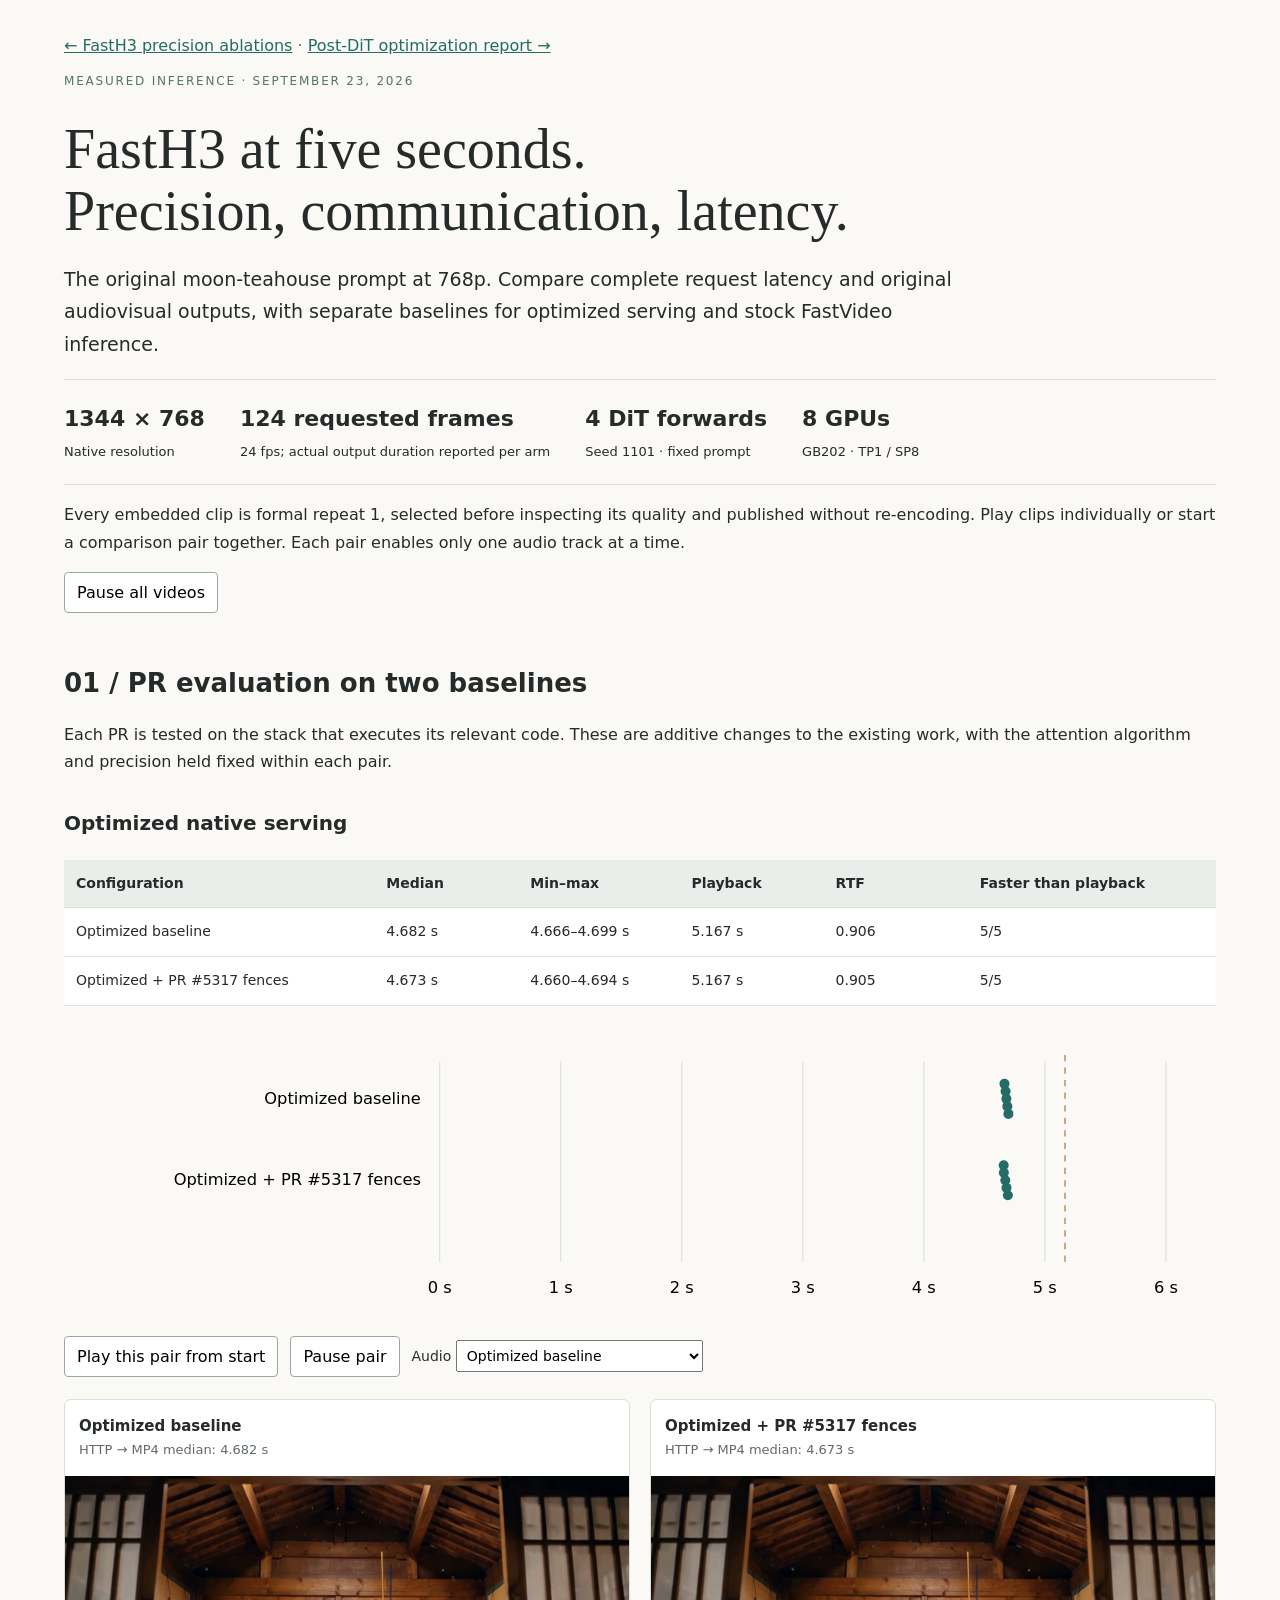
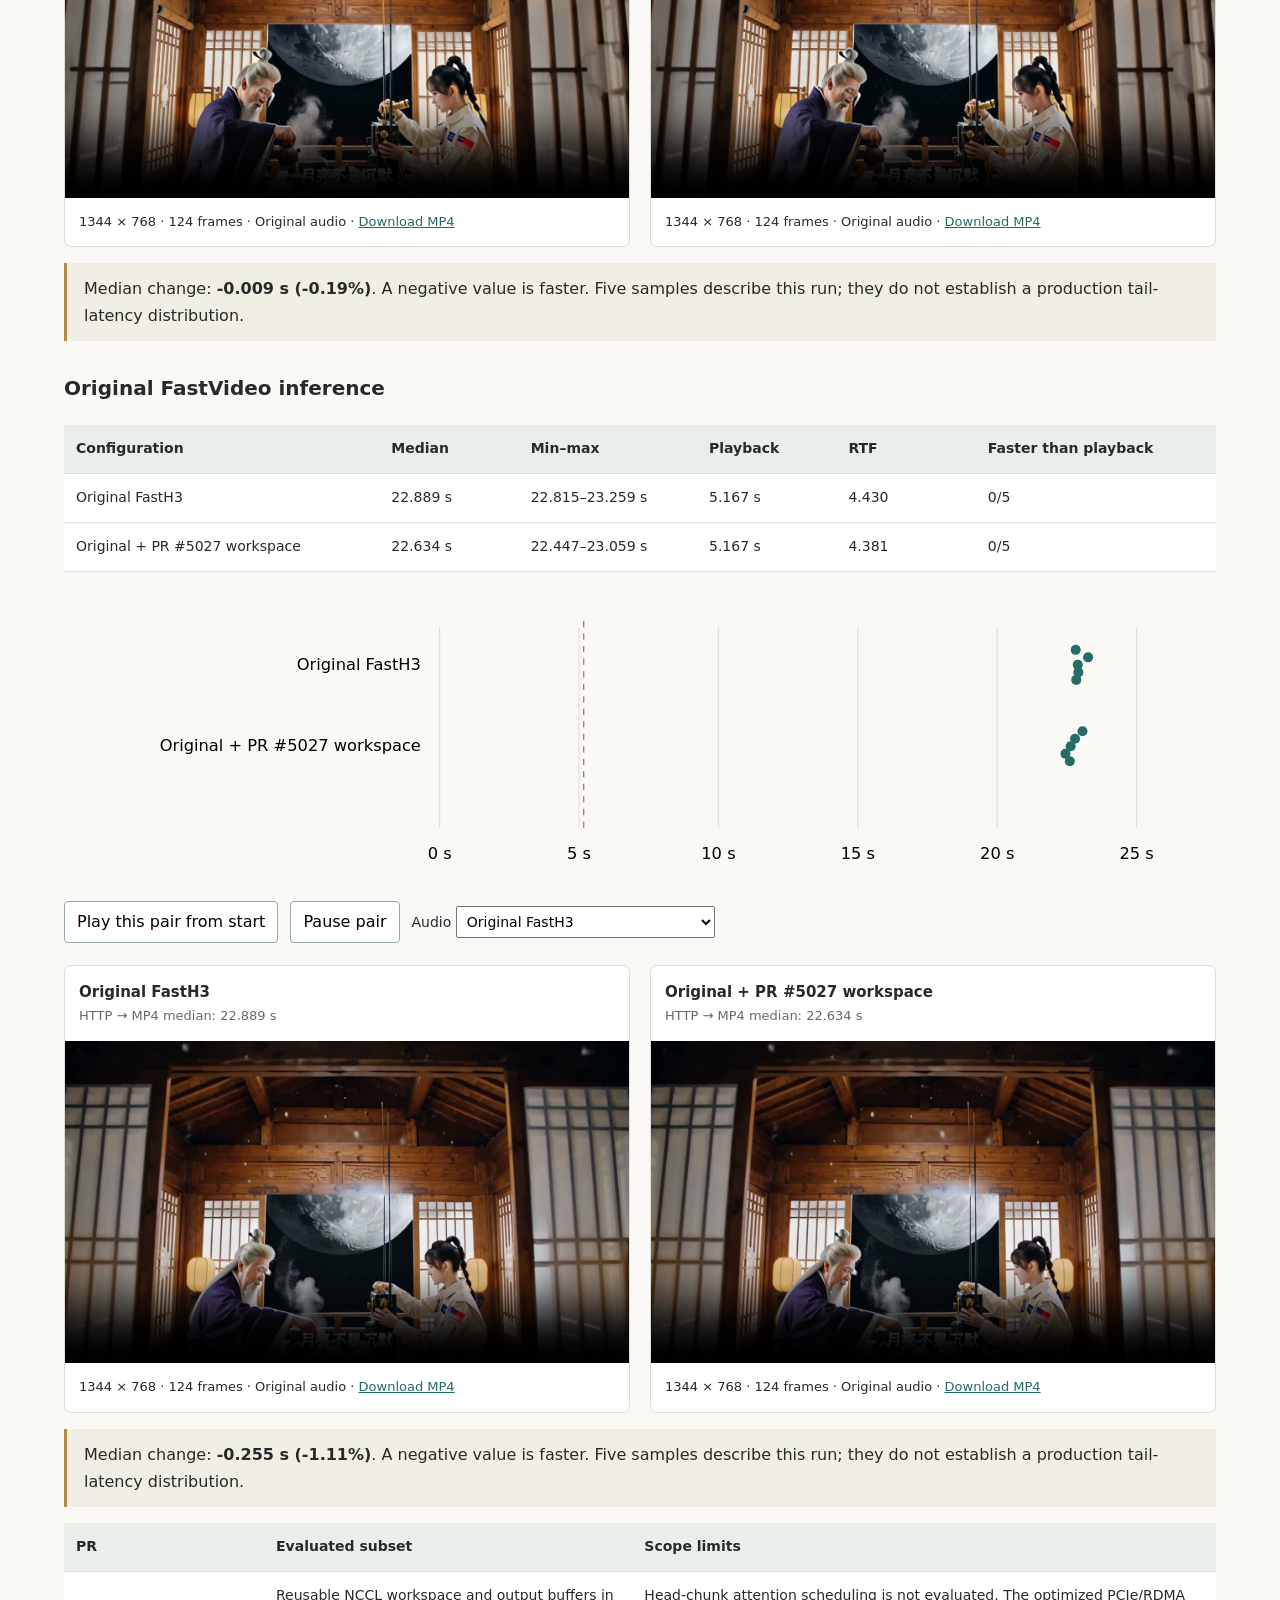
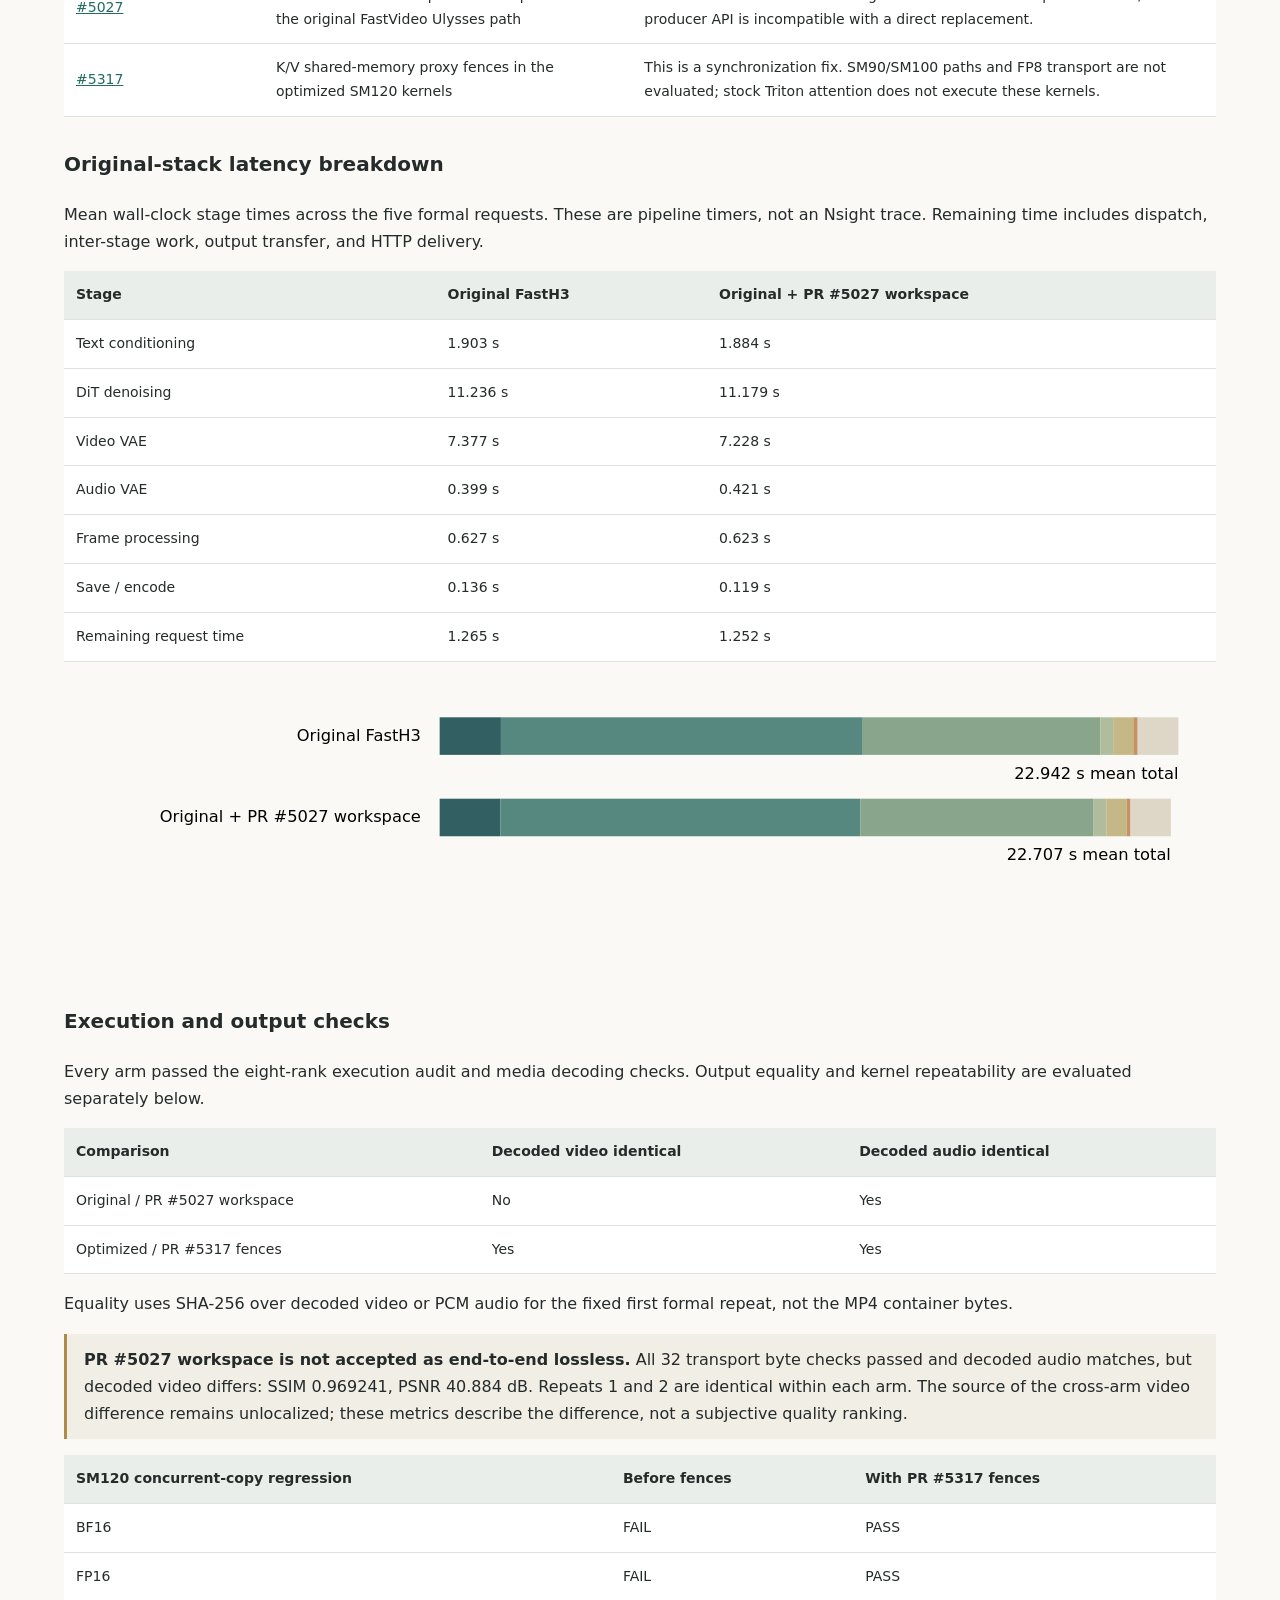
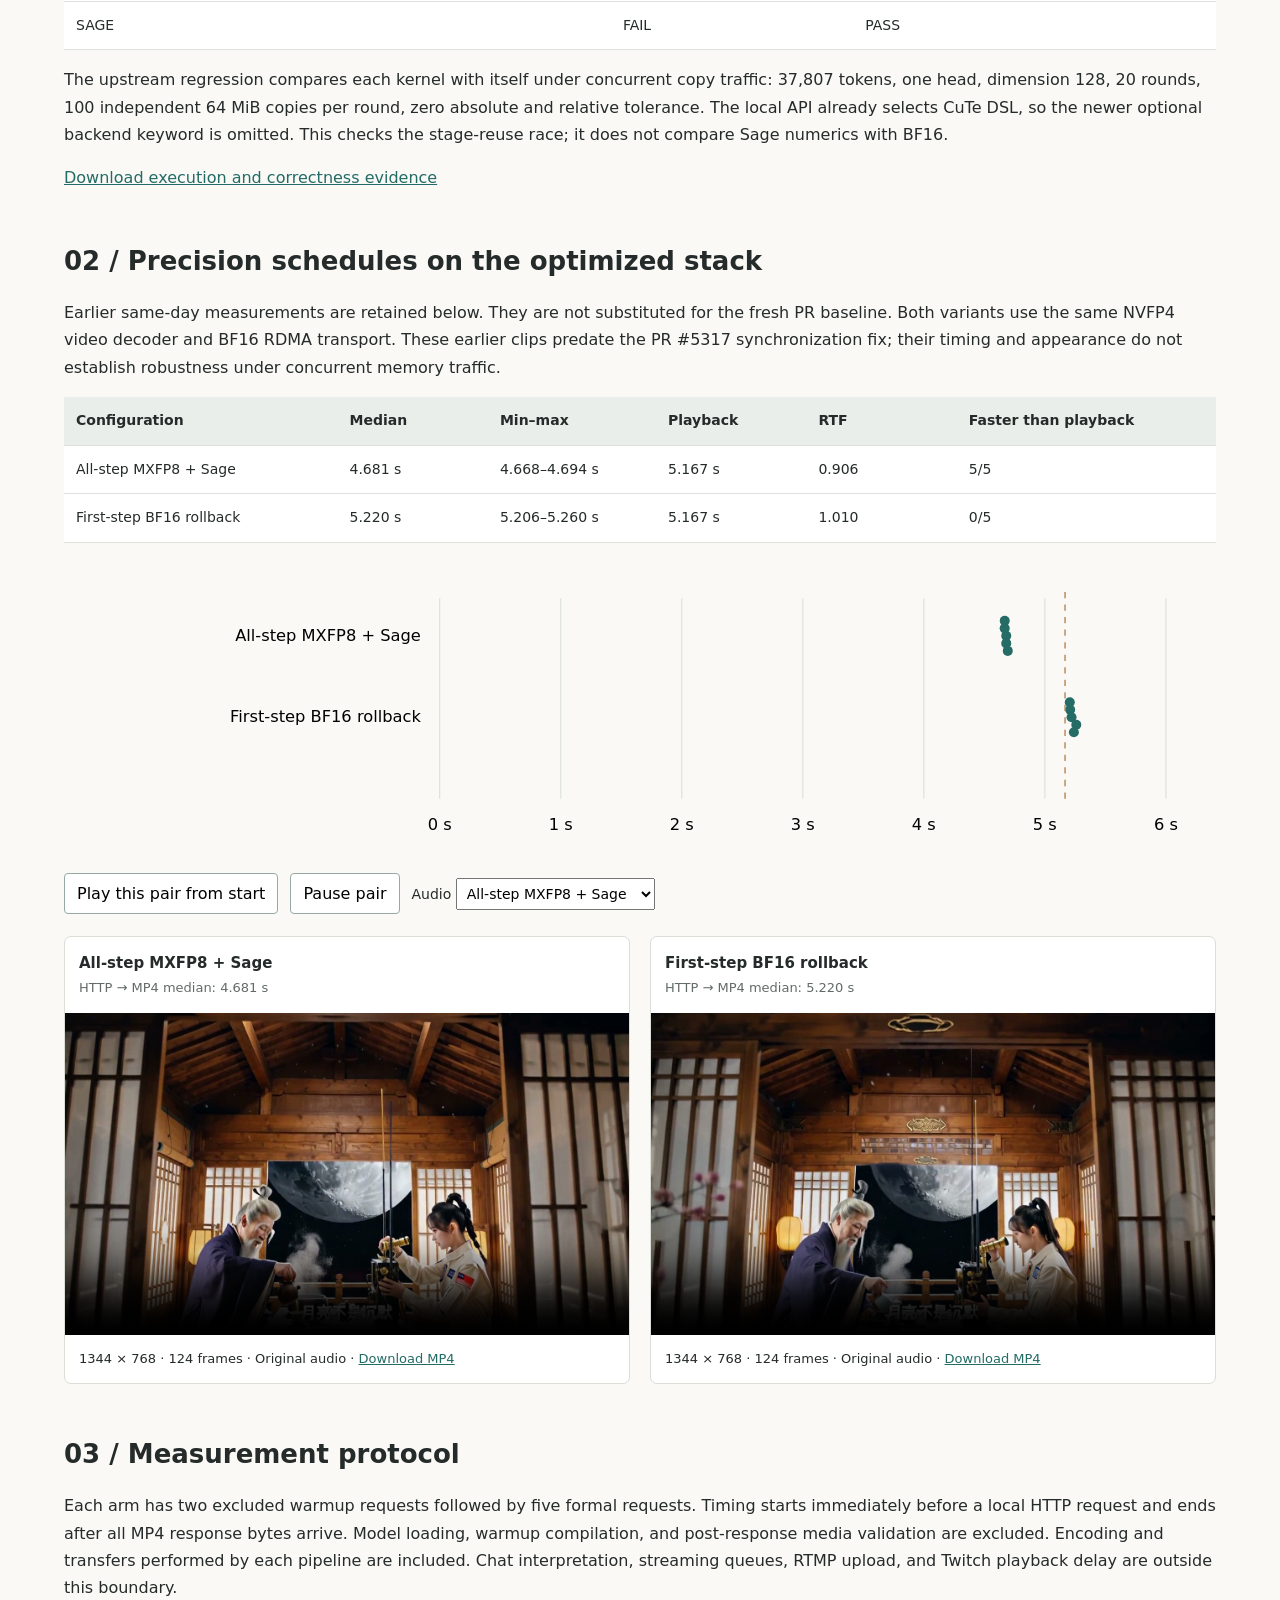
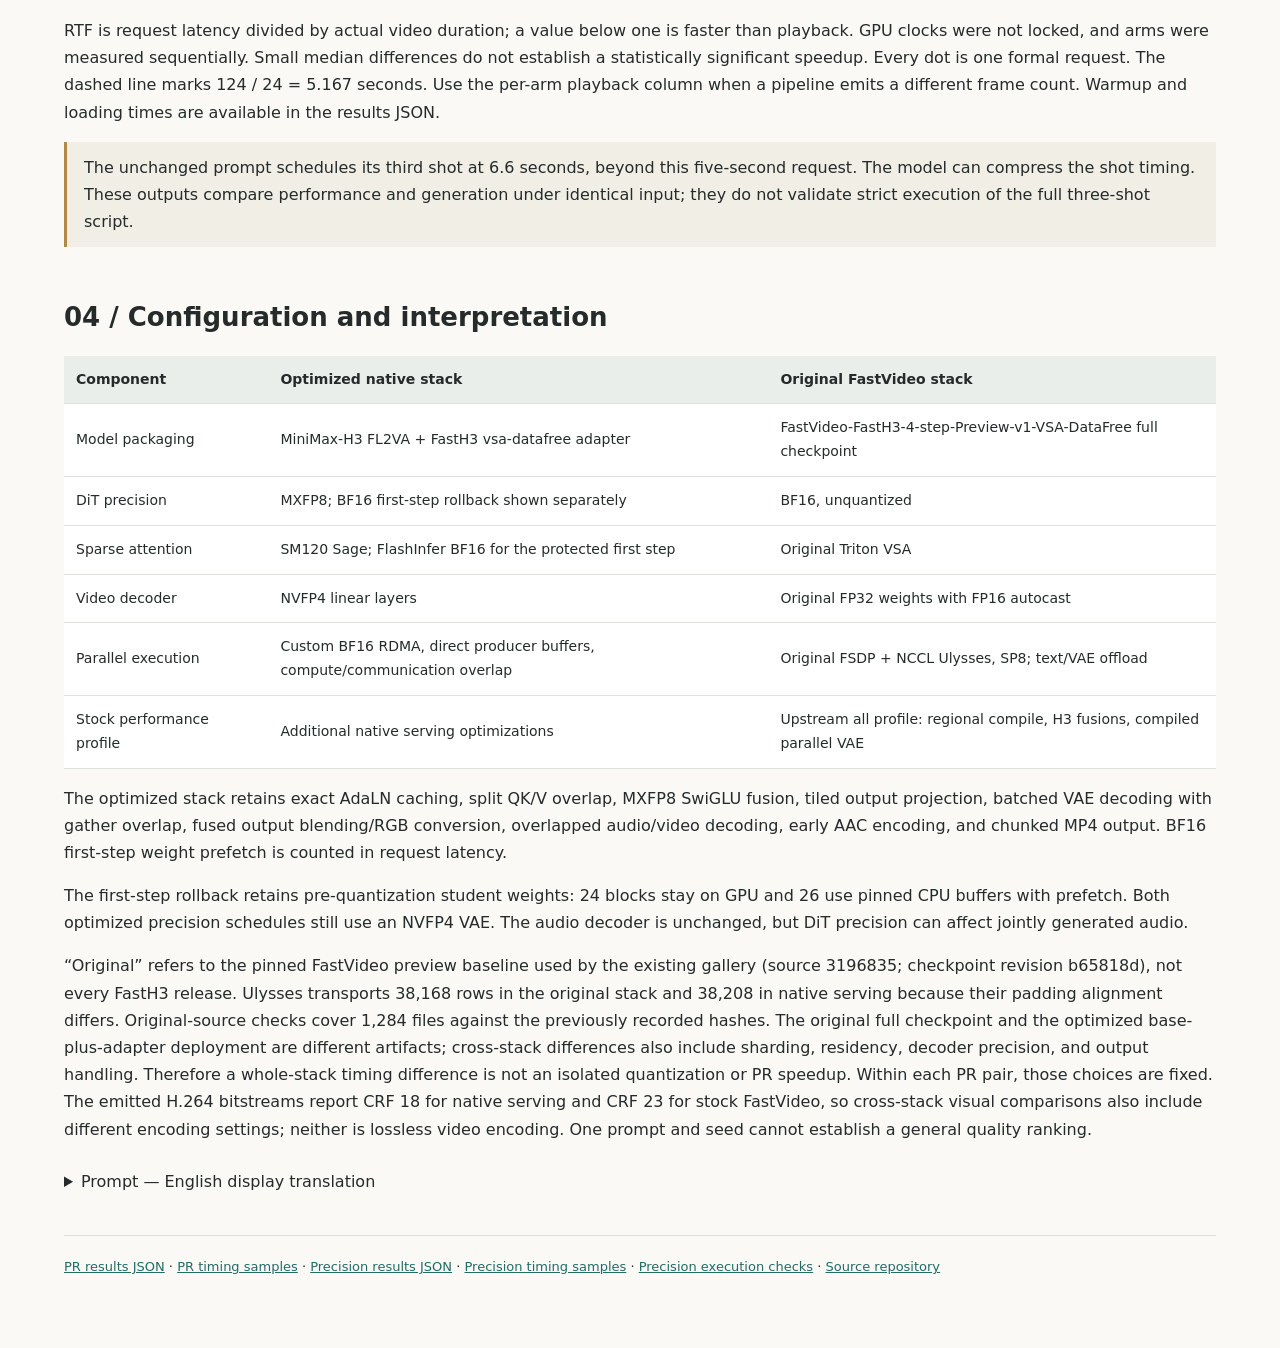
<file: five-second.html>
<!doctype html><html lang="en"><meta charset="utf-8"><meta name="viewport" content="width=device-width,initial-scale=1"><title>FastH3 | Five-second 768p benchmarks</title><link rel="icon" href="data:,"><style>*{box-sizing:border-box}body{margin:0;background:#faf9f6;color:#252b2a;font:16px/1.7 system-ui,sans-serif}main{max-width:1200px;margin:auto;padding:32px 24px 70px}a{color:#236b65}h1{font:clamp(34px,5vw,56px)/1.12 Georgia,serif;margin:26px 0 20px}h2{font-size:26px;margin:48px 0 16px}h3{font-size:20px;margin-top:30px}.eyebrow{font-size:12px;letter-spacing:.15em;text-transform:uppercase;color:#527572}.lead{max-width:920px;font-size:19px}.muted,figcaption span{color:#626b68}.facts{display:flex;flex-wrap:wrap;gap:15px 35px;padding:20px 0;border-block:1px solid #ddd}.facts b{font-size:22px;display:block}.facts span{font-size:13px}.videos{display:grid;grid-template-columns:1fr 1fr;gap:20px;margin-top:22px}figure{margin:0;border:1px solid #d9ded7;background:#fff;border-radius:7px;overflow:hidden}figcaption{padding:14px;display:grid;font-size:15px}figcaption span,figure p{font-size:13px}figure p{padding:0 14px}video{width:100%;display:block;aspect-ratio:7/4;background:#111}.scroll{overflow-x:auto}table{border-collapse:collapse;width:100%;font-size:14px;background:#fff}th,td{padding:12px;border-bottom:1px solid #dee2dc;text-align:left;min-width:110px}thead{background:#e9eeea}tbody th{font-weight:500;min-width:200px}svg{display:block;width:100%;font:13px system-ui;margin:24px 0}.note{padding:12px 17px;border-left:3px solid #b08a48;background:#f1eee6}pre{white-space:pre-wrap;overflow-wrap:anywhere;background:#eef0ea;padding:18px;font-size:13px}details{margin-top:25px}footer{font-size:13px;margin-top:40px;padding-top:20px;border-top:1px solid #ddd}button{font:inherit;background:#fff;border:1px solid #96aaa3;padding:6px 12px;border-radius:4px;cursor:pointer}@media(max-width:750px){.videos{grid-template-columns:1fr}main{padding-inline:16px}h2{font-size:22px}svg{min-width:0}}.controls{display:flex;flex-wrap:wrap;align-items:center;gap:12px;margin-top:20px}.controls label{max-width:100%;font-size:14px}.controls select{max-width:100%;font:inherit;padding:6px}section.comparison{margin-top:20px}</style><main><a href="index.html">← FastH3 precision ablations</a><span class="muted"> · </span><a href="post-dit.html">Post-DiT optimization report →</a><p class="eyebrow">Measured inference · September 23, 2026</p><h1>FastH3 at five seconds.<br>Precision, communication, latency.</h1><p class="lead">The original moon-teahouse prompt at 768p. Compare complete request latency and original audiovisual outputs, with separate baselines for optimized serving and stock FastVideo inference.</p><div class="facts"><div><b>1344 × 768</b><span>Native resolution</span></div><div><b>124 requested frames</b><span>24 fps; actual output duration reported per arm</span></div><div><b>4 DiT forwards</b><span>Seed 1101 · fixed prompt</span></div><div><b>8 GPUs</b><span>GB202 · TP1 / SP8</span></div></div><p>Every embedded clip is formal repeat 1, selected before inspecting its quality and published without re-encoding. Play clips individually or start a comparison pair together. Each pair enables only one audio track at a time.</p><button id="pause">Pause all videos</button><h2>01 / PR evaluation on two baselines</h2><p>Each PR is tested on the stack that executes its relevant code. These are additive changes to the existing work, with the attention algorithm and precision held fixed within each pair.</p><h3>Optimized native serving</h3><div class="scroll"><table><thead><tr><th>Configuration</th><th>Median</th><th>Min–max</th><th>Playback</th><th>RTF</th><th>Faster than playback</th></tr></thead><tbody><tr><th>Optimized baseline</th><td>4.682 s</td><td>4.666–4.699 s</td><td>5.167 s</td><td>0.906</td><td>5/5</td></tr><tr><th>Optimized + PR #5317 fences</th><td>4.673 s</td><td>4.660–4.694 s</td><td>5.167 s</td><td>0.905</td><td>5/5</td></tr></tbody></table></div><svg viewBox="0 0 920 225" role="img" aria-label="All five measured HTTP to MP4 latencies for each configuration"><line x1="300.0" x2="300.0" y1="25" y2="185" stroke="#dfe3dd"/><text x="300.0" y="210" text-anchor="middle">0 s</text><line x1="396.6666666666667" x2="396.6666666666667" y1="25" y2="185" stroke="#dfe3dd"/><text x="396.6666666666667" y="210" text-anchor="middle">1 s</text><line x1="493.33333333333337" x2="493.33333333333337" y1="25" y2="185" stroke="#dfe3dd"/><text x="493.33333333333337" y="210" text-anchor="middle">2 s</text><line x1="590.0" x2="590.0" y1="25" y2="185" stroke="#dfe3dd"/><text x="590.0" y="210" text-anchor="middle">3 s</text><line x1="686.6666666666667" x2="686.6666666666667" y1="25" y2="185" stroke="#dfe3dd"/><text x="686.6666666666667" y="210" text-anchor="middle">4 s</text><line x1="783.3333333333334" x2="783.3333333333334" y1="25" y2="185" stroke="#dfe3dd"/><text x="783.3333333333334" y="210" text-anchor="middle">5 s</text><line x1="880.0" x2="880.0" y1="25" y2="185" stroke="#dfe3dd"/><text x="880.0" y="210" text-anchor="middle">6 s</text><text x="285" y="59" text-anchor="end">Optimized baseline</text><circle cx="751.0643266164698" cy="43" r="4" fill="#256b66"><title>Repeat 1: 4.666183 s</title></circle><circle cx="751.9711404743915" cy="49" r="4" fill="#256b66"><title>Repeat 2: 4.675564 s</title></circle><circle cx="752.5926226338682" cy="55" r="4" fill="#256b66"><title>Repeat 3: 4.681993 s</title></circle><circle cx="753.3768913716389" cy="61" r="4" fill="#256b66"><title>Repeat 4: 4.690106 s</title></circle><circle cx="754.2168385977857" cy="67" r="4" fill="#256b66"><title>Repeat 5: 4.698795 s</title></circle><text x="285" y="124" text-anchor="end">Optimized + PR #5317 fences</text><circle cx="750.449603747887" cy="108" r="4" fill="#256b66"><title>Repeat 1: 4.659823 s</title></circle><circle cx="750.5857987779503" cy="114" r="4" fill="#256b66"><title>Repeat 2: 4.661232 s</title></circle><circle cx="751.752499313249" cy="120" r="4" fill="#256b66"><title>Repeat 3: 4.673302 s</title></circle><circle cx="752.683284166269" cy="126" r="4" fill="#256b66"><title>Repeat 4: 4.682931 s</title></circle><circle cx="753.7774860851157" cy="132" r="4" fill="#256b66"><title>Repeat 5: 4.694250 s</title></circle><line x1="799.4444444444446" x2="799.4444444444446" y1="20" y2="185" stroke="#b1763f" stroke-dasharray="5 5"/></svg><section class="comparison"><div class="controls"><button data-play-pair>Play this pair from start</button><button data-pause-pair>Pause pair</button><label>Audio <select><option value="0">Optimized baseline</option><option value="1">Optimized + PR #5317 fences</option><option value="-1">Muted</option></select></label></div><div class="videos"><figure><figcaption><strong>Optimized baseline</strong><span>HTTP → MP4 median: 4.682 s</span></figcaption><video controls playsinline preload="metadata" poster="benchmarks/ulysses-5s-768p/optimized-base.jpg" src="benchmarks/ulysses-5s-768p/optimized-base.mp4"></video><p>1344 × 768 · 124 frames · Original audio · <a href="benchmarks/ulysses-5s-768p/optimized-base.mp4" download>Download MP4</a></p></figure><figure><figcaption><strong>Optimized + PR #5317 fences</strong><span>HTTP → MP4 median: 4.673 s</span></figcaption><video controls playsinline preload="metadata" poster="benchmarks/ulysses-5s-768p/optimized-fences.jpg" src="benchmarks/ulysses-5s-768p/optimized-fences.mp4"></video><p>1344 × 768 · 124 frames · Original audio · <a href="benchmarks/ulysses-5s-768p/optimized-fences.mp4" download>Download MP4</a></p></figure></div></section><p class="note">Median change: <strong>-0.009 s (-0.19%)</strong>. A negative value is faster. Five samples describe this run; they do not establish a production tail-latency distribution.</p><h3>Original FastVideo inference</h3><div class="scroll"><table><thead><tr><th>Configuration</th><th>Median</th><th>Min–max</th><th>Playback</th><th>RTF</th><th>Faster than playback</th></tr></thead><tbody><tr><th>Original FastH3</th><td>22.889 s</td><td>22.815–23.259 s</td><td>5.167 s</td><td>4.430</td><td>0/5</td></tr><tr><th>Original + PR #5027 workspace</th><td>22.634 s</td><td>22.447–23.059 s</td><td>5.167 s</td><td>4.381</td><td>0/5</td></tr></tbody></table></div><svg viewBox="0 0 920 225" role="img" aria-label="All five measured HTTP to MP4 latencies for each configuration"><line x1="300.0" x2="300.0" y1="25" y2="185" stroke="#dfe3dd"/><text x="300.0" y="210" text-anchor="middle">0 s</text><line x1="411.32228503610753" x2="411.32228503610753" y1="25" y2="185" stroke="#dfe3dd"/><text x="411.32228503610753" y="210" text-anchor="middle">5 s</text><line x1="522.6445700722151" x2="522.6445700722151" y1="25" y2="185" stroke="#dfe3dd"/><text x="522.6445700722151" y="210" text-anchor="middle">10 s</text><line x1="633.9668551083226" x2="633.9668551083226" y1="25" y2="185" stroke="#dfe3dd"/><text x="633.9668551083226" y="210" text-anchor="middle">15 s</text><line x1="745.2891401444301" x2="745.2891401444301" y1="25" y2="185" stroke="#dfe3dd"/><text x="745.2891401444301" y="210" text-anchor="middle">20 s</text><line x1="856.6114251805377" x2="856.6114251805377" y1="25" y2="185" stroke="#dfe3dd"/><text x="856.6114251805377" y="210" text-anchor="middle">25 s</text><text x="285" y="59" text-anchor="end">Original FastH3</text><circle cx="807.9547651764933" cy="43" r="4" fill="#256b66"><title>Repeat 1: 22.814604 s</title></circle><circle cx="817.8571428571428" cy="49" r="4" fill="#256b66"><title>Repeat 2: 23.259365 s</title></circle><circle cx="809.6109588862887" cy="55" r="4" fill="#256b66"><title>Repeat 3: 22.888991 s</title></circle><circle cx="810.0858585494038" cy="61" r="4" fill="#256b66"><title>Repeat 4: 22.910321 s</title></circle><circle cx="808.405832721154" cy="67" r="4" fill="#256b66"><title>Repeat 5: 22.834863 s</title></circle><text x="285" y="124" text-anchor="end">Original + PR #5027 workspace</text><circle cx="813.3855682314504" cy="108" r="4" fill="#256b66"><title>Repeat 1: 23.058526 s</title></circle><circle cx="807.4255838043864" cy="114" r="4" fill="#256b66"><title>Repeat 2: 22.790836 s</title></circle><circle cx="803.9396042184906" cy="120" r="4" fill="#256b66"><title>Repeat 3: 22.634264 s</title></circle><circle cx="799.7789752520428" cy="126" r="4" fill="#256b66"><title>Repeat 4: 22.447391 s</title></circle><circle cx="803.2818397760348" cy="132" r="4" fill="#256b66"><title>Repeat 5: 22.604721 s</title></circle><line x1="415.03302787064445" x2="415.03302787064445" y1="20" y2="185" stroke="#b1763f" stroke-dasharray="5 5"/></svg><section class="comparison"><div class="controls"><button data-play-pair>Play this pair from start</button><button data-pause-pair>Pause pair</button><label>Audio <select><option value="0">Original FastH3</option><option value="1">Original + PR #5027 workspace</option><option value="-1">Muted</option></select></label></div><div class="videos"><figure><figcaption><strong>Original FastH3</strong><span>HTTP → MP4 median: 22.889 s</span></figcaption><video controls playsinline preload="metadata" poster="benchmarks/ulysses-5s-768p/original.jpg" src="benchmarks/ulysses-5s-768p/original.mp4"></video><p>1344 × 768 · 124 frames · Original audio · <a href="benchmarks/ulysses-5s-768p/original.mp4" download>Download MP4</a></p></figure><figure><figcaption><strong>Original + PR #5027 workspace</strong><span>HTTP → MP4 median: 22.634 s</span></figcaption><video controls playsinline preload="metadata" poster="benchmarks/ulysses-5s-768p/original-workspace.jpg" src="benchmarks/ulysses-5s-768p/original-workspace.mp4"></video><p>1344 × 768 · 124 frames · Original audio · <a href="benchmarks/ulysses-5s-768p/original-workspace.mp4" download>Download MP4</a></p></figure></div></section><p class="note">Median change: <strong>-0.255 s (-1.11%)</strong>. A negative value is faster. Five samples describe this run; they do not establish a production tail-latency distribution.</p><div class="scroll"><table><thead><tr><th>PR</th><th>Evaluated subset</th><th>Scope limits</th></tr></thead><tbody><tr><th><a href="https://github.com/flashinfer-ai/flashinfer/pull/5027">#5027</a></th><td>Reusable NCCL workspace and output buffers in the original FastVideo Ulysses path</td><td>Head-chunk attention scheduling is not evaluated. The optimized PCIe/RDMA producer API is incompatible with a direct replacement.</td></tr><tr><th><a href="https://github.com/flashinfer-ai/flashinfer/pull/5317">#5317</a></th><td>K/V shared-memory proxy fences in the optimized SM120 kernels</td><td>This is a synchronization fix. SM90/SM100 paths and FP8 transport are not evaluated; stock Triton attention does not execute these kernels.</td></tr></tbody></table></div><h3>Original-stack latency breakdown</h3><p>Mean wall-clock stage times across the five formal requests. These are pipeline timers, not an Nsight trace. Remaining time includes dispatch, inter-stage work, output transfer, and HTTP delivery.</p><div class="scroll"><table><thead><tr><th>Stage</th><th>Original FastH3</th><th>Original + PR #5027 workspace</th></tr></thead><tbody><tr><th>Text conditioning</th><td>1.903 s</td><td>1.884 s</td></tr><tr><th>DiT denoising</th><td>11.236 s</td><td>11.179 s</td></tr><tr><th>Video VAE</th><td>7.377 s</td><td>7.228 s</td></tr><tr><th>Audio VAE</th><td>0.399 s</td><td>0.421 s</td></tr><tr><th>Frame processing</th><td>0.627 s</td><td>0.623 s</td></tr><tr><th>Save / encode</th><td>0.136 s</td><td>0.119 s</td></tr><tr><th>Remaining request time</th><td>1.265 s</td><td>1.252 s</td></tr></tbody></table></div><svg viewBox="0 0 920 230" role="img" aria-label="Original-stack mean request latency split into pipeline stages"><text x="285" y="44" text-anchor="end">Original FastH3</text><rect x="300" y="25" width="48.93431335721094" height="30" fill="#315f62"><title>Text conditioning: 1.903 s</title></rect><rect x="348.93431335721095" y="25" width="288.9494327420805" height="30" fill="#568880"><title>DiT denoising: 11.236 s</title></rect><rect x="637.8837460992914" y="25" width="189.71479821426104" height="30" fill="#89a68c"><title>Video VAE: 7.377 s</title></rect><rect x="827.5985443135525" y="25" width="10.260931178329276" height="30" fill="#b0bd9c"><title>Audio VAE: 0.399 s</title></rect><rect x="837.8594754918818" y="25" width="16.122105089645107" height="30" fill="#c4b887"><title>Frame processing: 0.627 s</title></rect><rect x="853.9815805815268" y="25" width="3.4912419644985455" height="30" fill="#c59265"><title>Save / encode: 0.136 s</title></rect><rect x="857.4728225460253" y="25" width="32.5271774539746" height="30" fill="#ded7c7"><title>Remaining request time: 1.265 s</title></rect><text x="889.9999999999999" y="74" text-anchor="end">22.942 s mean total</text><text x="285" y="109" text-anchor="end">Original + PR #5027 workspace</text><rect x="300" y="90" width="48.45161796176384" height="30" fill="#315f62"><title>Text conditioning: 1.884 s</title></rect><rect x="348.4516179617638" y="90" width="287.5035330590828" height="30" fill="#568880"><title>DiT denoising: 11.179 s</title></rect><rect x="635.9551510208466" y="90" width="185.89439450827663" height="30" fill="#89a68c"><title>Video VAE: 7.228 s</title></rect><rect x="821.8495455291232" y="90" width="10.816210224962276" height="30" fill="#b0bd9c"><title>Audio VAE: 0.421 s</title></rect><rect x="832.6657557540855" y="90" width="16.031393186703756" height="30" fill="#c4b887"><title>Frame processing: 0.623 s</title></rect><rect x="848.6971489407892" y="90" width="3.0626438652023755" height="30" fill="#c59265"><title>Save / encode: 0.119 s</title></rect><rect x="851.7597928059917" y="90" width="32.20994975004836" height="30" fill="#ded7c7"><title>Remaining request time: 1.252 s</title></rect><text x="883.96974255604" y="139" text-anchor="end">22.707 s mean total</text></svg><h3>Execution and output checks</h3><p>Every arm passed the eight-rank execution audit and media decoding checks. Output equality and kernel repeatability are evaluated separately below.</p><div class="scroll"><table><thead><tr><th>Comparison</th><th>Decoded video identical</th><th>Decoded audio identical</th></tr></thead><tbody><tr><th>Original / PR #5027 workspace</th><td>No</td><td>Yes</td></tr><tr><th>Optimized / PR #5317 fences</th><td>Yes</td><td>Yes</td></tr></tbody></table></div><p>Equality uses SHA-256 over decoded video or PCM audio for the fixed first formal repeat, not the MP4 container bytes.</p><p class="note"><strong>PR #5027 workspace is not accepted as end-to-end lossless.</strong> All 32 transport byte checks passed and decoded audio matches, but decoded video differs: SSIM 0.969241, PSNR 40.884 dB. Repeats 1 and 2 are identical within each arm. The source of the cross-arm video difference remains unlocalized; these metrics describe the difference, not a subjective quality ranking.</p><div class="scroll"><table><thead><tr><th>SM120 concurrent-copy regression</th><th>Before fences</th><th>With PR #5317 fences</th></tr></thead><tbody><tr><th>BF16</th><td>FAIL</td><td>PASS</td></tr><tr><th>FP16</th><td>FAIL</td><td>PASS</td></tr><tr><th>SAGE</th><td>FAIL</td><td>PASS</td></tr></tbody></table></div><p>The upstream regression compares each kernel with itself under concurrent copy traffic: 37,807 tokens, one head, dimension 128, 20 rounds, 100 independent 64 MiB copies per round, zero absolute and relative tolerance. The local API already selects CuTe DSL, so the newer optional backend keyword is omitted. This checks the stage-reuse race; it does not compare Sage numerics with BF16.</p><p><a href="benchmarks/ulysses-5s-768p/qualification.json">Download execution and correctness evidence</a></p><h2>02 / Precision schedules on the optimized stack</h2><p>Earlier same-day measurements are retained below. They are not substituted for the fresh PR baseline. Both variants use the same NVFP4 video decoder and BF16 RDMA transport. These earlier clips predate the PR #5317 synchronization fix; their timing and appearance do not establish robustness under concurrent memory traffic.</p><div class="scroll"><table><thead><tr><th>Configuration</th><th>Median</th><th>Min–max</th><th>Playback</th><th>RTF</th><th>Faster than playback</th></tr></thead><tbody><tr><th>All-step MXFP8 + Sage</th><td>4.681 s</td><td>4.668–4.694 s</td><td>5.167 s</td><td>0.906</td><td>5/5</td></tr><tr><th>First-step BF16 rollback</th><td>5.220 s</td><td>5.206–5.260 s</td><td>5.167 s</td><td>1.010</td><td>0/5</td></tr></tbody></table></div><svg viewBox="0 0 920 225" role="img" aria-label="All five measured HTTP to MP4 latencies for each configuration"><line x1="300.0" x2="300.0" y1="25" y2="185" stroke="#dfe3dd"/><text x="300.0" y="210" text-anchor="middle">0 s</text><line x1="396.6666666666667" x2="396.6666666666667" y1="25" y2="185" stroke="#dfe3dd"/><text x="396.6666666666667" y="210" text-anchor="middle">1 s</text><line x1="493.33333333333337" x2="493.33333333333337" y1="25" y2="185" stroke="#dfe3dd"/><text x="493.33333333333337" y="210" text-anchor="middle">2 s</text><line x1="590.0" x2="590.0" y1="25" y2="185" stroke="#dfe3dd"/><text x="590.0" y="210" text-anchor="middle">3 s</text><line x1="686.6666666666667" x2="686.6666666666667" y1="25" y2="185" stroke="#dfe3dd"/><text x="686.6666666666667" y="210" text-anchor="middle">4 s</text><line x1="783.3333333333334" x2="783.3333333333334" y1="25" y2="185" stroke="#dfe3dd"/><text x="783.3333333333334" y="210" text-anchor="middle">5 s</text><line x1="880.0" x2="880.0" y1="25" y2="185" stroke="#dfe3dd"/><text x="880.0" y="210" text-anchor="middle">6 s</text><text x="285" y="59" text-anchor="end">All-step MXFP8 + Sage</text><circle cx="751.2834074061054" cy="43" r="4" fill="#256b66"><title>Repeat 1: 4.668449 s</title></circle><circle cx="751.233696458706" cy="49" r="4" fill="#256b66"><title>Repeat 2: 4.667935 s</title></circle><circle cx="752.4884354074796" cy="55" r="4" fill="#256b66"><title>Repeat 3: 4.680915 s</title></circle><circle cx="752.4738206691109" cy="61" r="4" fill="#256b66"><title>Repeat 4: 4.680764 s</title></circle><circle cx="753.7072681891732" cy="67" r="4" fill="#256b66"><title>Repeat 5: 4.693523 s</title></circle><text x="285" y="124" text-anchor="end">First-step BF16 rollback</text><circle cx="803.228215504593" cy="108" r="4" fill="#256b66"><title>Repeat 1: 5.205809 s</title></circle><circle cx="803.5636612276237" cy="114" r="4" fill="#256b66"><title>Repeat 2: 5.209279 s</title></circle><circle cx="804.6286004719635" cy="120" r="4" fill="#256b66"><title>Repeat 3: 5.220296 s</title></circle><circle cx="808.4216493895899" cy="126" r="4" fill="#256b66"><title>Repeat 4: 5.259534 s</title></circle><circle cx="806.5025537111796" cy="132" r="4" fill="#256b66"><title>Repeat 5: 5.239682 s</title></circle><line x1="799.4444444444446" x2="799.4444444444446" y1="20" y2="185" stroke="#b1763f" stroke-dasharray="5 5"/></svg><section class="comparison"><div class="controls"><button data-play-pair>Play this pair from start</button><button data-pause-pair>Pause pair</button><label>Audio <select><option value="0">All-step MXFP8 + Sage</option><option value="1">First-step BF16 rollback</option><option value="-1">Muted</option></select></label></div><div class="videos"><figure><figcaption><strong>All-step MXFP8 + Sage</strong><span>HTTP → MP4 median: 4.681 s</span></figcaption><video controls playsinline preload="metadata" poster="benchmarks/t2va-5s-768p/fastest.jpg" src="benchmarks/t2va-5s-768p/fastest.mp4"></video><p>1344 × 768 · 124 frames · Original audio · <a href="benchmarks/t2va-5s-768p/fastest.mp4" download>Download MP4</a></p></figure><figure><figcaption><strong>First-step BF16 rollback</strong><span>HTTP → MP4 median: 5.220 s</span></figcaption><video controls playsinline preload="metadata" poster="benchmarks/t2va-5s-768p/first-step-bf16.jpg" src="benchmarks/t2va-5s-768p/first-step-bf16.mp4"></video><p>1344 × 768 · 124 frames · Original audio · <a href="benchmarks/t2va-5s-768p/first-step-bf16.mp4" download>Download MP4</a></p></figure></div></section>
    <h2>03 / Measurement protocol</h2><p>Each arm has two excluded warmup requests followed by five formal requests. Timing starts immediately before a local HTTP request and ends after all MP4 response bytes arrive. Model loading, warmup compilation, and post-response media validation are excluded. Encoding and transfers performed by each pipeline are included. Chat interpretation, streaming queues, RTMP upload, and Twitch playback delay are outside this boundary.</p><p>RTF is request latency divided by actual video duration; a value below one is faster than playback. GPU clocks were not locked, and arms were measured sequentially. Small median differences do not establish a statistically significant speedup. Every dot is one formal request. The dashed line marks 124 / 24 = 5.167 seconds. Use the per-arm playback column when a pipeline emits a different frame count. Warmup and loading times are available in the results JSON.</p><p class="note">The unchanged prompt schedules its third shot at 6.6 seconds, beyond this five-second request. The model can compress the shot timing. These outputs compare performance and generation under identical input; they do not validate strict execution of the full three-shot script.</p>
    <h2>04 / Configuration and interpretation</h2><div class="scroll"><table><thead><tr><th>Component</th><th>Optimized native stack</th><th>Original FastVideo stack</th></tr></thead><tbody><tr><th>Model packaging</th><td>MiniMax-H3 FL2VA + FastH3 vsa-datafree adapter</td><td>FastVideo-FastH3-4-step-Preview-v1-VSA-DataFree full checkpoint</td></tr><tr><th>DiT precision</th><td>MXFP8; BF16 first-step rollback shown separately</td><td>BF16, unquantized</td></tr><tr><th>Sparse attention</th><td>SM120 Sage; FlashInfer BF16 for the protected first step</td><td>Original Triton VSA</td></tr><tr><th>Video decoder</th><td>NVFP4 linear layers</td><td>Original FP32 weights with FP16 autocast</td></tr><tr><th>Parallel execution</th><td>Custom BF16 RDMA, direct producer buffers, compute/communication overlap</td><td>Original FSDP + NCCL Ulysses, SP8; text/VAE offload</td></tr><tr><th>Stock performance profile</th><td>Additional native serving optimizations</td><td>Upstream all profile: regional compile, H3 fusions, compiled parallel VAE</td></tr></tbody></table></div>
    <p>The optimized stack retains exact AdaLN caching, split QK/V overlap, MXFP8 SwiGLU fusion, tiled output projection, batched VAE decoding with gather overlap, fused output blending/RGB conversion, overlapped audio/video decoding, early AAC encoding, and chunked MP4 output. BF16 first-step weight prefetch is counted in request latency.</p><p>The first-step rollback retains pre-quantization student weights: 24 blocks stay on GPU and 26 use pinned CPU buffers with prefetch. Both optimized precision schedules still use an NVFP4 VAE. The audio decoder is unchanged, but DiT precision can affect jointly generated audio.</p><p>“Original” refers to the pinned FastVideo preview baseline used by the existing gallery (source 3196835; checkpoint revision b65818d), not every FastH3 release. Ulysses transports 38,168 rows in the original stack and 38,208 in native serving because their padding alignment differs. Original-source checks cover 1,284 files against the previously recorded hashes. The original full checkpoint and the optimized base-plus-adapter deployment are different artifacts; cross-stack differences also include sharding, residency, decoder precision, and output handling. Therefore a whole-stack timing difference is not an isolated quantization or PR speedup. Within each PR pair, those choices are fixed. The emitted H.264 bitstreams report CRF 18 for native serving and CRF 23 for stock FastVideo, so cross-stack visual comparisons also include different encoding settings; neither is lossless video encoding. One prompt and seed cannot establish a general quality ranking.</p>
    <details><summary>Prompt — English display translation</summary><p>The two Mandarin dialogue lines below are translated for this English page only. Every benchmark uses the <a href="benchmarks/t2va-5s-768p/prompt.txt">verbatim original prompt</a>, including its original Mandarin dialogue and timecodes.</p><pre>integrated_multimodal_description: [Shot 1] Cinematic live-action fantasy inside a small wooden teahouse suspended beneath a colossal moon, shown in a symmetrical wide shot through open paper doors. An elderly tea master in an indigo robe, with silver hair pinned high and a warm gravelly Mandarin voice (S1), pours glowing tea into two porcelain cups while a young female radio astronomer in a cream flight suit, with a clear fast Mandarin voice (S2), adjusts a brass receiver beside her. The camera pushes in with small amplitude at slow speed as lunar dust drifts upward instead of falling, and the tea master says: &lt;d&gt;[Chinese] The moon is not silent; it is only waiting for us to hear it.&lt;/d&gt; [Shot 2] At 00:03.400, the camera cuts to a macro close-up of the tea surface. Concentric ripples become a precise star map, tiny points of light connect across the cup, and the receiver needle snaps toward a distant signal. The astronomer leans into the eyepiece, her face illuminated by moving constellations, and replies: &lt;d&gt;[Chinese] Signal locked.&lt;/d&gt; [Shot 3] At 00:06.600, the shot cuts outside to a sweeping arc around the teahouse as the vast moon slowly opens into layered mechanical petals, revealing a luminous blue core. The two women step onto the balcony without changing clothes or positions relative to each other; the tea master raises her cup while the astronomer sends one narrow beam from the receiver into the core. The camera pulls out with large amplitude at slow speed until the teahouse becomes a warm point against the unfolding lunar structure.
overall_soundscape: Porcelain touches wood with delicate clicks above the soft hiss of boiling water and the papery flutter of the doors. A low receiver hum gains harmonics as the signal locks, followed by distant metal plates shifting across the moon and a soft pressure wave moving through airborne dust.
non_diegetic_music: Slow guzheng harmonics over sustained glassy synthesizer tones at 68 BPM. A restrained taiko pulse enters when the lunar petals open, then resolves into one long bowed-cymbal shimmer.
</pre></details><footer><a href="benchmarks/ulysses-5s-768p/results.json">PR results JSON</a> · <a href="benchmarks/ulysses-5s-768p/timings.csv">PR timing samples</a> · <a href="benchmarks/t2va-5s-768p/results.json">Precision results JSON</a> · <a href="benchmarks/t2va-5s-768p/timings.csv">Precision timing samples</a> · <a href="benchmarks/t2va-5s-768p/qualification.json">Precision execution checks</a> · <a href="https://github.com/lishunyang12/fasth3-lossy-ablation">Source repository</a></footer></main><script>const videos=[...document.querySelectorAll('video')];document.querySelectorAll('.comparison').forEach(group=>{const pair=[...group.querySelectorAll('video')],audio=group.querySelector('select');let syncing=false;const setAudio=()=>pair.forEach((v,i)=>v.muted=i!==Number(audio.value));audio.addEventListener('change',setAudio);setAudio();pair.forEach(v=>v.addEventListener('play',()=>{if(!syncing)videos.forEach(other=>{if(other!==v)other.pause()})}));group.querySelector('[data-play-pair]').addEventListener('click',async()=>{videos.forEach(v=>v.pause());pair.forEach(v=>v.currentTime=0);syncing=true;await Promise.allSettled(pair.map(v=>v.play()));syncing=false});group.querySelector('[data-pause-pair]').addEventListener('click',()=>pair.forEach(v=>v.pause()))});document.querySelector('#pause').addEventListener('click',()=>videos.forEach(v=>v.pause()));</script></html>
</file>
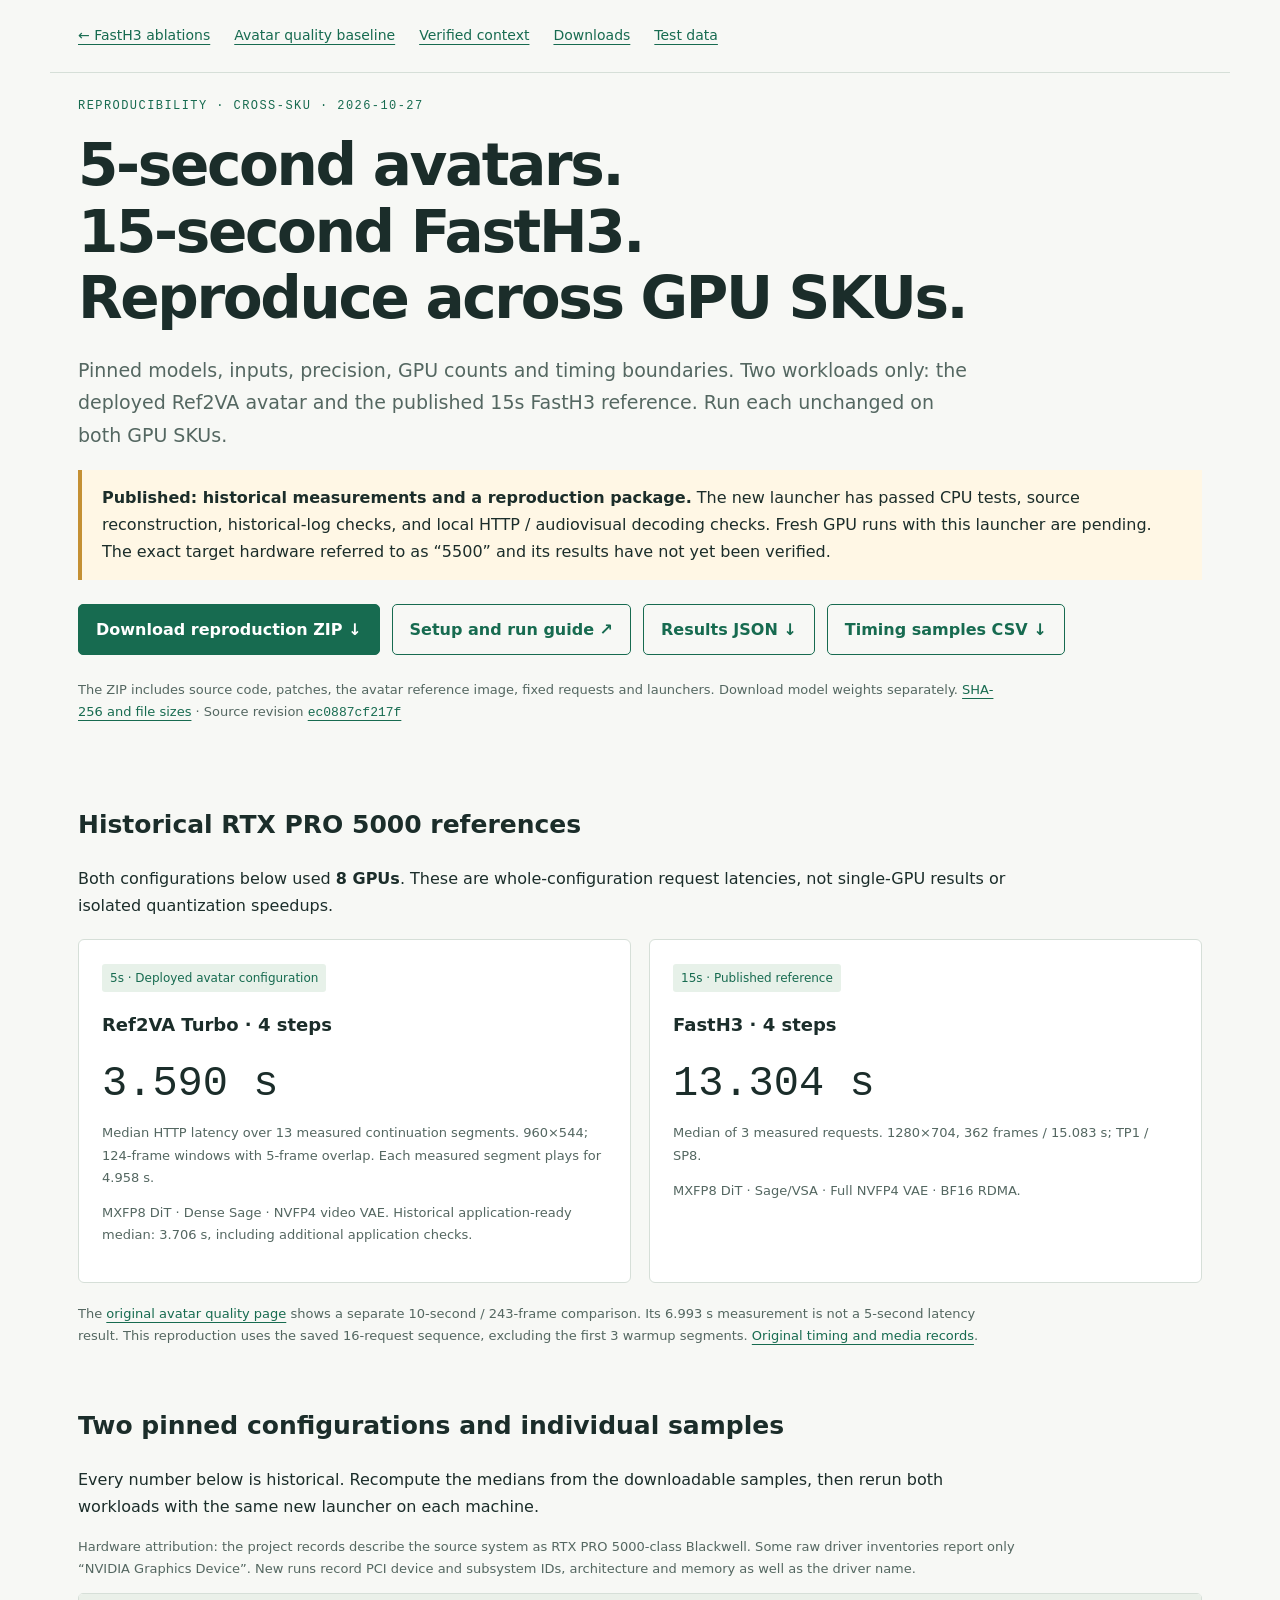
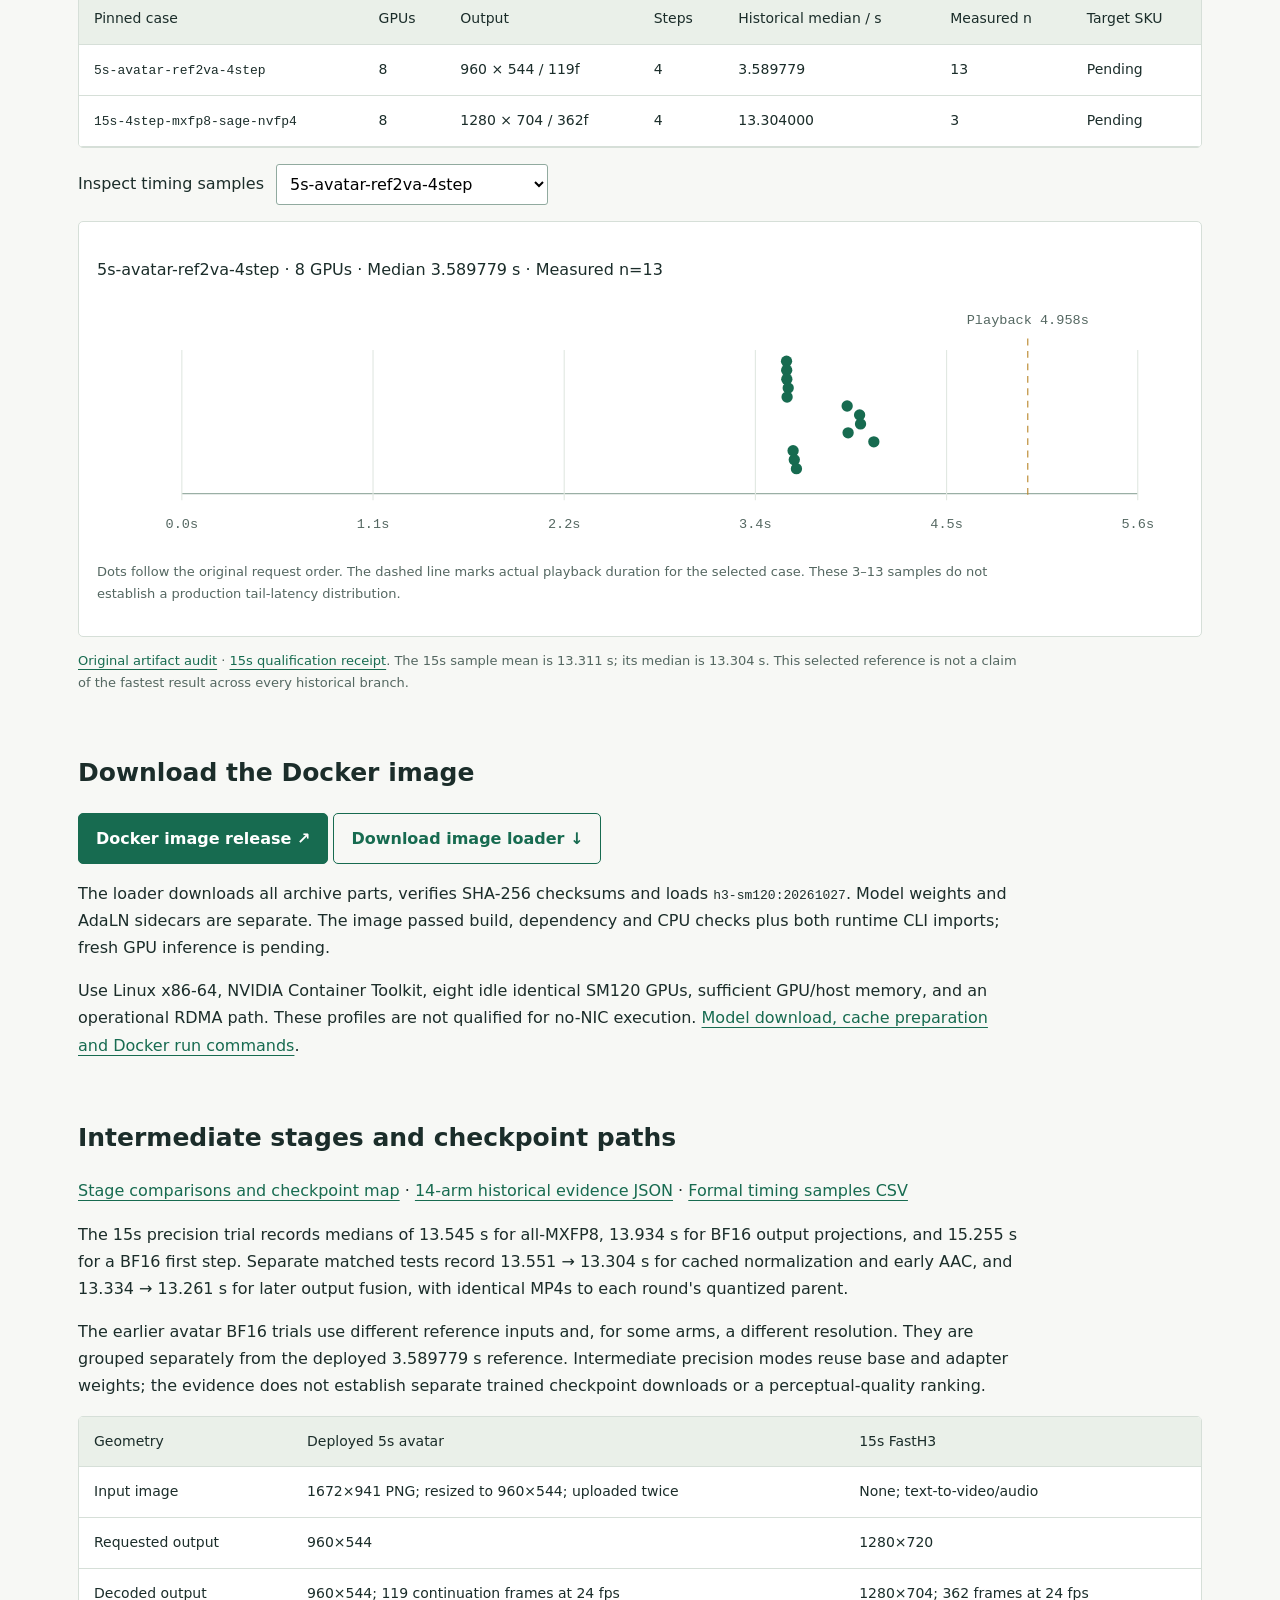
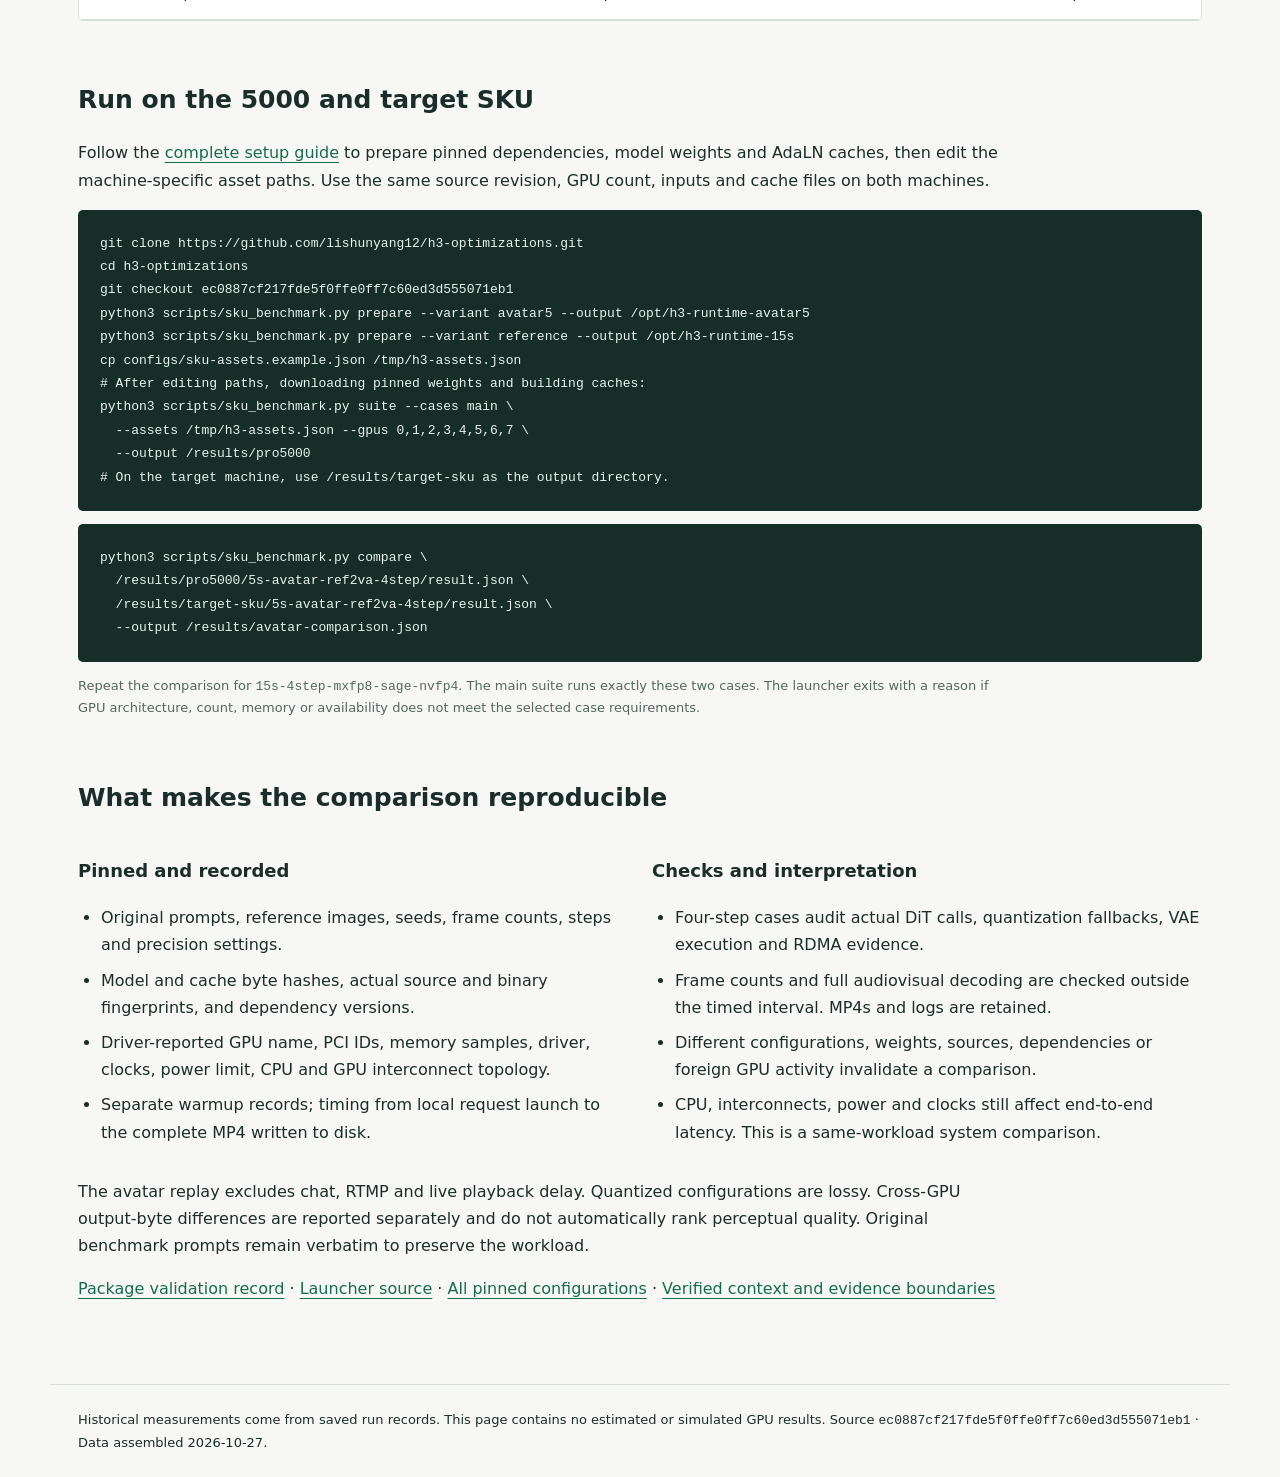
<file: sku-reproduction.html>
<!doctype html>
<html lang="en"><head><meta charset="utf-8"><meta name="viewport" content="width=device-width,initial-scale=1"><title>H3 | 5s / 15s Reproduction and Test Data</title>
<style>
:root{--bg:#f7f8f5;--ink:#1b2d2a;--muted:#546761;--green:#176b50;--line:#d6dfd8}*{box-sizing:border-box}body{margin:0;background:var(--bg);color:var(--ink);font:16px/1.7 system-ui,-apple-system,sans-serif}main,header,footer,nav{max-width:1180px;margin:auto;padding:24px 28px}nav{display:flex;gap:24px;flex-wrap:wrap;border-bottom:1px solid var(--line);font-size:14px}a{color:var(--green);text-underline-offset:4px}h1{font-size:clamp(32px,6vw,58px);font-weight:600;line-height:1.15;letter-spacing:-.04em;margin:16px 0 22px}h2{font-size:25px;font-weight:600;margin:0 0 18px}h3{font-size:18px;font-weight:600}p{max-width:940px}.eyebrow{color:var(--green);font:12px/1.6 ui-monospace,monospace;letter-spacing:.12em}.lead{font-size:19px;color:var(--muted);max-width:900px}.notice{border-left:4px solid #c49033;background:#fff7e5;padding:14px 20px}.links{display:flex;gap:12px;flex-wrap:wrap;margin:24px 0}.button{display:inline-block;text-decoration:none;border:1px solid var(--green);padding:11px 17px;border-radius:5px;font-weight:600}.primary{background:var(--green);color:white}.cards{display:grid;grid-template-columns:repeat(2,1fr);gap:18px;margin:20px 0}.card{background:white;border:1px solid var(--line);padding:23px;border-radius:6px}.number{font:42px/1.2 ui-monospace,monospace;margin:15px 0 5px}.small{font-size:13px;color:var(--muted)}section{margin:20px 0 58px}.table-wrap{overflow:auto;border:1px solid var(--line);border-radius:5px}table{border-collapse:collapse;width:100%;font-size:14px;background:white}th,td{padding:13px 15px;border-bottom:1px solid var(--line);text-align:left;white-space:nowrap}thead{background:#eaf0e9}th{font-weight:500}code{font:13px/1.65 ui-monospace,monospace}pre{background:#172d28;color:#e8f4ec;padding:22px;border-radius:5px;overflow:auto;font-size:13px;line-height:1.8}.controls{display:flex;align-items:center;gap:12px;flex-wrap:wrap;margin:16px 0}select{max-width:100%;padding:9px;border:1px solid #91aa9f;border-radius:3px;background:white;font:inherit}.chart{background:white;border:1px solid var(--line);padding:18px;border-radius:5px}.chart svg{width:100%;height:auto;display:block}.chart-label{font:12px ui-monospace,monospace;fill:#546761}a:focus-visible,select:focus-visible{outline:3px solid #be892a;outline-offset:4px}footer{border-top:1px solid var(--line);font-size:13px;overflow-wrap:anywhere}ul{padding-left:23px}li{margin:8px 0}.columns{display:grid;grid-template-columns:1fr 1fr;gap:24px}.pill{font-size:12px;color:var(--green);padding:4px 8px;background:#e7f1e9;display:inline-block;border-radius:3px}@media(max-width:720px){main,header,nav,footer{padding:20px 16px}.cards,.columns{grid-template-columns:1fr}.number{font-size:36px}.lead{font-size:17px}.button{font-size:14px}section{margin-bottom:38px}}
</style></head><body>
<nav aria-label="Main navigation"><a href="index.html">← FastH3 ablations</a><a href="avatar-quality.html">Avatar quality baseline</a><a href="https://github.com/lishunyang12/h3-optimizations/blob/ec0887cf217fde5f0ffe0ff7c60ed3d555071eb1/docs/VERIFIED_CONTEXT.md">Verified context</a><a href="#download">Downloads</a><a href="#data">Test data</a></nav>
<header><div class="eyebrow">REPRODUCIBILITY · CROSS-SKU · 2026-10-27</div><h1>5-second avatars.<br>15-second FastH3.<br>Reproduce across GPU SKUs.</h1><p class="lead">Pinned models, inputs, precision, GPU counts and timing boundaries. Two workloads only: the deployed Ref2VA avatar and the published 15s FastH3 reference. Run each unchanged on both GPU SKUs.</p>
<div class="notice"><strong>Published: historical measurements and a reproduction package.</strong> The new launcher has passed CPU tests, source reconstruction, historical-log checks, and local HTTP / audiovisual decoding checks. Fresh GPU runs with this launcher are pending. The exact target hardware referred to as “5500” and its results have not yet been verified.</div>
<div class="links" id="download"><a class="button primary" download href="benchmarks/sku-reproduction/h3-5s-15s-reproduction.zip">Download reproduction ZIP ↓</a><a class="button" href="https://github.com/lishunyang12/h3-optimizations/blob/ec0887cf217fde5f0ffe0ff7c60ed3d555071eb1/docs/CROSS_SKU_REPRO.md">Setup and run guide ↗</a><a class="button" download href="benchmarks/sku-reproduction/results.json">Results JSON ↓</a><a class="button" download href="benchmarks/sku-reproduction/timings.csv">Timing samples CSV ↓</a></div><p class="small">The ZIP includes source code, patches, the avatar reference image, fixed requests and launchers. Download model weights separately. <a href="benchmarks/sku-reproduction/downloads.json">SHA-256 and file sizes</a> · Source revision <a href="https://github.com/lishunyang12/h3-optimizations/commit/ec0887cf217fde5f0ffe0ff7c60ed3d555071eb1"><code>ec0887cf217f</code></a></p></header>
<main><section aria-labelledby="main-title"><h2 id="main-title">Historical RTX PRO 5000 references</h2><p>Both configurations below used <strong>8 GPUs</strong>. These are whole-configuration request latencies, not single-GPU results or isolated quantization speedups.</p>
<div class="cards"><article class="card"><span class="pill">5s · Deployed avatar configuration</span><h3>Ref2VA Turbo · 4 steps</h3><div class="number">3.590 s</div><p class="small">Median HTTP latency over 13 measured continuation segments. 960×544; 124-frame windows with 5-frame overlap. Each measured segment plays for 4.958 s.</p><p class="small">MXFP8 DiT · Dense Sage · NVFP4 video VAE. Historical application-ready median: 3.706 s, including additional application checks.</p></article>
<article class="card"><span class="pill">15s · Published reference</span><h3>FastH3 · 4 steps</h3><div class="number">13.304 s</div><p class="small">Median of 3 measured requests. 1280×704, 362 frames / 15.083 s; TP1 / SP8.</p><p class="small">MXFP8 DiT · Sage/VSA · Full NVFP4 VAE · BF16 RDMA.</p></article>
</div>
<p class="small">The <a href="avatar-quality.html">original avatar quality page</a> shows a separate 10-second / 243-frame comparison. Its 6.993 s measurement is not a 5-second latency result. This reproduction uses the saved 16-request sequence, excluding the first 3 warmup segments. <a href="benchmarks/sku-reproduction/avatar5-history.json">Original timing and media records</a>.</p></section>
<section id="data"><h2>Two pinned configurations and individual samples</h2><p>Every number below is historical. Recompute the medians from the downloadable samples, then rerun both workloads with the same new launcher on each machine.</p><p class="small">Hardware attribution: the project records describe the source system as RTX PRO 5000-class Blackwell. Some raw driver inventories report only “NVIDIA Graphics Device”. New runs record PCI device and subsystem IDs, architecture and memory as well as the driver name.</p>

<div class="table-wrap"><table><thead><tr><th>Pinned case</th><th>GPUs</th><th>Output</th><th>Steps</th><th>Historical median / s</th><th>Measured n</th><th>Target SKU</th></tr></thead><tbody><tr><th scope="row"><code>5s-avatar-ref2va-4step</code></th><td>8</td><td>960 × 544 / 119f</td><td>4</td><td>3.589779</td><td>13</td><td>Pending</td></tr><tr><th scope="row"><code>15s-4step-mxfp8-sage-nvfp4</code></th><td>8</td><td>1280 × 704 / 362f</td><td>4</td><td>13.304000</td><td>3</td><td>Pending</td></tr></tbody></table></div>
<div class="controls"><label for="sample-case">Inspect timing samples</label><select id="sample-case"></select></div><div class="chart"><p id="chart-description" aria-live="polite"></p><svg id="chart" viewBox="0 0 960 220" role="img" aria-label="Measured request latencies; the dashed line marks actual video playback duration"></svg><p class="small">Dots follow the original request order. The dashed line marks actual playback duration for the selected case. These 3–13 samples do not establish a production tail-latency distribution.</p></div>
<p class="small"><a href="benchmarks/sku-reproduction/evidence-audit.json">Original artifact audit</a> · <a href="benchmarks/sku-reproduction/fasth3-15s-history.json">15s qualification receipt</a>. The 15s sample mean is 13.311 s; its median is 13.304 s. This selected reference is not a claim of the fastest result across every historical branch.</p></section>
<section id="docker"><h2>Download the Docker image</h2><p><a class="button primary" href="https://github.com/lishunyang12/h3-optimizations/releases/tag/sm120-docker-20261027">Docker image release ↗</a> <a class="button" href="https://github.com/lishunyang12/h3-optimizations/releases/download/sm120-docker-20261027/download-image.sh">Download image loader ↓</a></p><p>The loader downloads all archive parts, verifies SHA-256 checksums and loads <code>h3-sm120:20261027</code>. Model weights and AdaLN sidecars are separate. The image passed build, dependency and CPU checks plus both runtime CLI imports; fresh GPU inference is pending.</p><p>Use Linux x86-64, NVIDIA Container Toolkit, eight idle identical SM120 GPUs, sufficient GPU/host memory, and an operational RDMA path. These profiles are not qualified for no-NIC execution. <a href="https://github.com/lishunyang12/h3-optimizations/blob/ec0887cf217fde5f0ffe0ff7c60ed3d555071eb1/docs/SM120_DOCKER.md">Model download, cache preparation and Docker run commands</a>.</p></section>
<section id="tradeoffs"><h2>Intermediate stages and checkpoint paths</h2><p><a href="https://github.com/lishunyang12/h3-optimizations/blob/ec0887cf217fde5f0ffe0ff7c60ed3d555071eb1/benchmark/SM120/TRADEOFFS.md">Stage comparisons and checkpoint map</a> · <a href="benchmarks/sku-reproduction/tradeoff-history.json">14-arm historical evidence JSON</a> · <a href="benchmarks/sku-reproduction/tradeoff-timings.csv">Formal timing samples CSV</a></p><p>The 15s precision trial records medians of 13.545 s for all-MXFP8, 13.934 s for BF16 output projections, and 15.255 s for a BF16 first step. Separate matched tests record 13.551 → 13.304 s for cached normalization and early AAC, and 13.334 → 13.261 s for later output fusion, with identical MP4s to each round's quantized parent.</p><p>The earlier avatar BF16 trials use different reference inputs and, for some arms, a different resolution. They are grouped separately from the deployed 3.589779 s reference. Intermediate precision modes reuse base and adapter weights; the evidence does not establish separate trained checkpoint downloads or a perceptual-quality ranking.</p><div class="table-wrap"><table><thead><tr><th>Geometry</th><th>Deployed 5s avatar</th><th>15s FastH3</th></tr></thead><tbody><tr><th>Input image</th><td>1672×941 PNG; resized to 960×544; uploaded twice</td><td>None; text-to-video/audio</td></tr><tr><th>Requested output</th><td>960×544</td><td>1280×720</td></tr><tr><th>Decoded output</th><td>960×544; 119 continuation frames at 24 fps</td><td>1280×704; 362 frames at 24 fps</td></tr></tbody></table></div></section>
<section><h2>Run on the 5000 and target SKU</h2><p>Follow the <a href="https://github.com/lishunyang12/h3-optimizations/blob/ec0887cf217fde5f0ffe0ff7c60ed3d555071eb1/docs/CROSS_SKU_REPRO.md">complete setup guide</a> to prepare pinned dependencies, model weights and AdaLN caches, then edit the machine-specific asset paths. Use the same source revision, GPU count, inputs and cache files on both machines.</p>
<pre><code>git clone https://github.com/lishunyang12/h3-optimizations.git
cd h3-optimizations
git checkout ec0887cf217fde5f0ffe0ff7c60ed3d555071eb1
python3 scripts/sku_benchmark.py prepare --variant avatar5 --output /opt/h3-runtime-avatar5
python3 scripts/sku_benchmark.py prepare --variant reference --output /opt/h3-runtime-15s
cp configs/sku-assets.example.json /tmp/h3-assets.json
# After editing paths, downloading pinned weights and building caches:
python3 scripts/sku_benchmark.py suite --cases main \
  --assets /tmp/h3-assets.json --gpus 0,1,2,3,4,5,6,7 \
  --output /results/pro5000
# On the target machine, use /results/target-sku as the output directory.</code></pre>
<pre><code>python3 scripts/sku_benchmark.py compare \
  /results/pro5000/5s-avatar-ref2va-4step/result.json \
  /results/target-sku/5s-avatar-ref2va-4step/result.json \
  --output /results/avatar-comparison.json</code></pre>
<p class="small">Repeat the comparison for <code>15s-4step-mxfp8-sage-nvfp4</code>. The main suite runs exactly these two cases. The launcher exits with a reason if GPU architecture, count, memory or availability does not meet the selected case requirements.</p></section>
<section><h2>What makes the comparison reproducible</h2><div class="columns"><div><h3>Pinned and recorded</h3><ul><li>Original prompts, reference images, seeds, frame counts, steps and precision settings.</li><li>Model and cache byte hashes, actual source and binary fingerprints, and dependency versions.</li><li>Driver-reported GPU name, PCI IDs, memory samples, driver, clocks, power limit, CPU and GPU interconnect topology.</li><li>Separate warmup records; timing from local request launch to the complete MP4 written to disk.</li></ul></div><div><h3>Checks and interpretation</h3><ul><li>Four-step cases audit actual DiT calls, quantization fallbacks, VAE execution and RDMA evidence.</li><li>Frame counts and full audiovisual decoding are checked outside the timed interval. MP4s and logs are retained.</li><li>Different configurations, weights, sources, dependencies or foreign GPU activity invalidate a comparison.</li><li>CPU, interconnects, power and clocks still affect end-to-end latency. This is a same-workload system comparison.</li></ul></div></div><p>The avatar replay excludes chat, RTMP and live playback delay. Quantized configurations are lossy. Cross-GPU output-byte differences are reported separately and do not automatically rank perceptual quality. Original benchmark prompts remain verbatim to preserve the workload.</p><p><a href="benchmarks/sku-reproduction/validation.json">Package validation record</a> · <a href="https://github.com/lishunyang12/h3-optimizations/blob/ec0887cf217fde5f0ffe0ff7c60ed3d555071eb1/scripts/sku_benchmark.py">Launcher source</a> · <a href="https://github.com/lishunyang12/h3-optimizations/blob/ec0887cf217fde5f0ffe0ff7c60ed3d555071eb1/configs/sku-cases.json">All pinned configurations</a> · <a href="https://github.com/lishunyang12/h3-optimizations/blob/ec0887cf217fde5f0ffe0ff7c60ed3d555071eb1/docs/VERIFIED_CONTEXT.md">Verified context and evidence boundaries</a></p></section></main>
<footer>Historical measurements come from saved run records. This page contains no estimated or simulated GPU results. Source <code>ec0887cf217fde5f0ffe0ff7c60ed3d555071eb1</code> · Data assembled 2026-10-27.</footer>
<script id="dataset" type="application/json">{"cases": [{"id": "5s-avatar-ref2va-4step", "family": "avatar5", "gpu_count": 8, "duration_seconds": 4.958333333333333, "samples_s": [3.5442530040163547, 3.5451254488434643, 3.545881126075983, 3.5540667409077287, 3.547505117021501, 3.8996319340076298, 3.9727099989540875, 3.9779565557837486, 3.9052701250184327, 4.055993593065068, 3.582710525020957, 3.5897789399605244, 3.6023559370078146], "median_s": 3.5897789399605244, "n": 13}, {"id": "15s-4step-mxfp8-sage-nvfp4", "family": "legacy15", "gpu_count": 8, "duration_seconds": 15.083333333333334, "samples_s": [13.281, 13.304, 13.348], "median_s": 13.304, "n": 3}]}</script>
<script>
const data=JSON.parse(document.querySelector('#dataset').textContent), chooser=document.querySelector('#sample-case'), ns='http://www.w3.org/2000/svg';
for(const r of data.cases){const o=document.createElement('option');o.value=r.id;o.textContent=r.id;chooser.append(o)}
function el(tag,attrs,text){const e=document.createElementNS(ns,tag);for(const [k,v]of Object.entries(attrs))e.setAttribute(k,v);if(text!==undefined)e.textContent=text;document.querySelector('#chart').append(e);return e}
function draw(){const r=data.cases.find(x=>x.id===chooser.value), max=Math.max(...r.samples_s,r.duration_seconds)*1.13, x=v=>75+v/max*845;document.querySelector('#chart').replaceChildren();
 document.querySelector('#chart-description').textContent=r.id+' · '+r.gpu_count+' GPUs · Median '+r.median_s.toFixed(6)+' s · Measured n='+r.n;
 el('line',{x1:75,y1:172,x2:920,y2:172,stroke:'#9aafa5'});for(let i=0;i<=5;i++){const v=max*i/5;el('line',{x1:x(v),x2:x(v),y1:45,y2:178,stroke:'#e1e8e2'});el('text',{x:x(v),y:202,'text-anchor':'middle',class:'chart-label'},v.toFixed(1)+'s')}
 el('line',{x1:x(r.duration_seconds),x2:x(r.duration_seconds),y1:35,y2:175,stroke:'#ba882d','stroke-dasharray':'6 5'});el('text',{x:x(r.duration_seconds),y:22,'text-anchor':'middle',class:'chart-label'},'Playback '+r.duration_seconds.toFixed(3)+'s');
 r.samples_s.forEach((v,i)=>{const dot=el('circle',{cx:x(v),cy:55+i*95/Math.max(1,r.n-1),r:5,fill:'#176b50'});const title=document.createElementNS(ns,'title');title.textContent='Sample '+(i+1)+': '+v.toFixed(6)+' s';dot.append(title)});
}
chooser.addEventListener('change',draw);draw();
</script></body></html>
</file>
<file: style.css>
:root{color-scheme:light;--ink:#161616;--muted:#626262;--line:#d4d4d4;--paper:#fff}*{box-sizing:border-box}html{scroll-behavior:smooth;scroll-padding-top:75px}body{margin:0;background:var(--paper);color:var(--ink);font:15px/1.7 Arial,"Noto Sans CJK SC",sans-serif}a{color:inherit;text-underline-offset:4px}button,select,input{font:inherit}button,select,.button{border:1px solid #999;background:white;color:var(--ink);border-radius:0;padding:7px 13px;cursor:pointer}button:hover,.button:hover{background:#efefef}button.primary,.button.primary{background:var(--ink);color:white;border-color:var(--ink)}button:disabled{opacity:.5;cursor:wait}a:focus-visible,button:focus-visible,select:focus-visible,input:focus-visible,summary:focus-visible{outline:2px solid #111;outline-offset:4px}nav{position:sticky;top:0;z-index:5;background:rgba(255,255,255,.97);border-bottom:1px solid var(--line)}.nav-inner{max-width:1460px;margin:auto;padding:12px 34px;display:flex;align-items:center;justify-content:space-between;gap:18px}.wordmark{font:600 16px Georgia,serif;letter-spacing:.03em;text-decoration:none}.nav-links{display:flex;gap:24px;font-size:12px}.nav-links a{text-decoration:none}.hero{max-width:940px;margin:64px auto 46px;text-align:center;padding:0 24px}.eyebrow,.section-kicker{font:11px/1.5 "Courier New",monospace;letter-spacing:.17em;text-transform:uppercase;color:var(--muted)}h1,h2,h3{font-family:Georgia,"Noto Serif CJK SC","Songti SC",serif;font-weight:400;line-height:1.22}h1{font-size:clamp(35px,4.5vw,60px);letter-spacing:-.035em;margin:20px 0 14px}h1 span{display:block;font-size:.60em;letter-spacing:-.01em;margin-top:12px}.subtitle{font-size:17px;color:#444;letter-spacing:.08em}.byline{font:12px "Courier New",monospace;color:var(--muted);margin:20px 0 28px}.resource-links{display:flex;flex-wrap:wrap;gap:10px;justify-content:center}.button{text-decoration:none;display:inline-block;font-size:13px}.abstract{max-width:900px;margin:0 auto 45px;padding:24px 30px;border-top:1px solid #222;border-bottom:1px solid var(--line)}.abstract h2{font-size:21px;margin:0 0 12px}.abstract p{margin:0;text-align:justify;color:#444}.facts{display:grid;grid-template-columns:repeat(4,1fr);max-width:900px;margin:0 auto 65px;text-align:center}.fact{border-right:1px solid var(--line)}.fact:last-child{border:0}.fact strong{display:block;font:30px Georgia,serif}.fact span{font-size:11px;letter-spacing:.05em;color:var(--muted)}main{max-width:1460px;margin:auto;padding:0 34px}.section-title{display:flex;justify-content:space-between;align-items:baseline;border-bottom:2px solid #222;margin:45px 0 20px;padding-bottom:12px;gap:20px}.section-title h2{font-size:29px;margin:0}.section-title span{font:11px "Courier New",monospace;color:var(--muted)}.method-copy{max-width:1000px;color:#444}.table-wrap{overflow:auto}table{width:100%;border-collapse:collapse;font-size:13px;min-width:670px}th{text-align:left;font-weight:600;border-bottom:1px solid #222;padding:12px}td{padding:12px;border-bottom:1px solid #ddd}td:first-child{white-space:nowrap}.note{font-size:12px;color:var(--muted)}.jump-list{display:flex;gap:8px;flex-wrap:wrap;margin:22px 0}.jump-list a{font-size:12px;border:1px solid var(--line);padding:5px 10px;text-decoration:none}.sample{border-bottom:1px solid #aaa;padding:28px 0 38px;scroll-margin-top:25px}.sample-head{display:flex;justify-content:space-between;align-items:end;gap:12px;margin-bottom:16px}.sample h3{font-size:26px;margin:7px 0}.sample h3 em{font-size:18px;font-style:normal;color:var(--muted);margin-left:12px}.sample-no{font:11px "Courier New",monospace;color:var(--muted);letter-spacing:.1em}.sample-id{font:11px "Courier New",monospace;color:var(--muted)}.toolbar{display:flex;flex-wrap:wrap;align-items:center;gap:8px;margin-bottom:17px;font-size:12px}.toolbar button{font-size:12px}.toolbar label{display:flex;align-items:center;gap:7px}.toolbar select{padding:7px;font-size:12px;max-width:160px}.toolbar .scrub{flex:1;min-width:100px;max-width:240px;accent-color:#222}.time{font:11px "Courier New",monospace;min-width:88px}.play-status{color:var(--muted);font-size:12px}.video-grid{display:grid;grid-template-columns:repeat(3,minmax(0,1fr));gap:14px}.video-card{min-width:0;margin:0}.video-card figcaption{display:flex;justify-content:space-between;align-items:center;padding:8px 0;border-top:1px solid #222;font-size:12px;font-weight:600}.video-card figcaption span{font:10px "Courier New",monospace;color:var(--muted)}video{display:block;width:100%;aspect-ratio:1280/704;background:#080808;object-fit:contain}.video-meta{display:flex;justify-content:space-between;font-size:11px;color:var(--muted);margin-top:6px}.video-meta a{font-size:11px}.sample details{margin-top:19px;border-top:1px solid #e3e3e3;padding-top:10px}.sample summary{font-size:12px;cursor:pointer}.sample pre{font:12px/1.8 "Courier New",monospace;white-space:pre-wrap;overflow-wrap:anywhere;background:#f7f7f7;padding:20px;max-height:430px;overflow:auto}.checks{display:grid;grid-template-columns:repeat(2,1fr);gap:0 40px;margin-top:22px}.check{border-bottom:1px solid #ddd;padding:13px 0;display:flex;justify-content:space-between;gap:20px;font-size:13px}.check b{font:11px "Courier New",monospace}.provenance{font-size:12px;overflow-wrap:anywhere;color:#555;padding:25px 0}.provenance code{font-size:11px}.foot{max-width:1460px;margin:30px auto 0;padding:24px 34px 40px;border-top:1px solid #222;display:flex;justify-content:space-between;font-size:11px;color:var(--muted);gap:20px}dialog{width:min(1420px,96vw);max-width:none;border:1px solid #222;padding:26px;max-height:94vh;overflow:auto}dialog::backdrop{background:rgba(0,0,0,.7)}.dialog-head{display:flex;justify-content:space-between;align-items:center;gap:15px}.dialog-head h2{font-size:25px;margin:0}.pair-grid{display:grid;grid-template-columns:1fr 1fr;gap:18px;margin:18px 0}.pair-grid label{display:block;font-size:12px}.pair-grid select{width:100%;margin:8px 0}dialog .toolbar{margin:18px 0 0}.dialog-note{font-size:12px;color:var(--muted)}@media(min-width:1800px){main,.nav-inner,.foot{max-width:1650px}}@media(max-width:950px){.video-grid{grid-template-columns:repeat(3,minmax(0,1fr))}.hero{margin-top:45px}.sample-head{align-items:start;flex-direction:column}.sample-id{display:none}.facts{margin-bottom:40px}.section-title span{display:none}}@media(max-width:600px){main{padding:0 18px}.nav-inner{padding:12px 18px}.nav-links{gap:13px;font-size:11px}.wordmark{font-size:14px}.hero{margin:35px auto 28px}.abstract{margin:0 18px 25px;padding:20px 0;font-size:13px}.facts{margin:0 18px 32px}.fact strong{font-size:25px}.fact span{font-size:10px}.section-title h2{font-size:25px}.video-grid{grid-template-columns:repeat(2,minmax(0,1fr));gap:14px 10px}.video-card figcaption{font-size:11px}.video-card figcaption span{display:none}.sample h3{font-size:23px}.sample h3 em{display:block;margin:5px 0 0;font-size:17px}.toolbar{gap:7px}.toolbar .scrub{max-width:none}.checks,.pair-grid{grid-template-columns:1fr}.check{font-size:12px}.foot{padding:20px 18px;flex-direction:column}.pair-grid{gap:8px}dialog{padding:16px}.dialog-head h2{font-size:20px}}@media(prefers-reduced-motion:reduce){html{scroll-behavior:auto}}

.metric-line{font:11px/1.6 Arial,sans-serif;margin:7px 0;color:#333}.video-card figcaption{flex-wrap:wrap;gap:3px}.video-meta{flex-wrap:wrap;gap:3px}

.video-card figcaption{min-height:58px;align-content:center}.video-card figcaption span{display:block;width:100%}@media(min-width:951px) and (max-width:1250px){.video-grid{grid-template-columns:repeat(3,minmax(0,1fr))}}@media(max-width:600px){.video-card figcaption{min-height:42px}.video-card figcaption span{display:none}}

/* Keep the new combined schedule above the existing comparison grid. */
.featured-combined { grid-column: 1 / -1; width: min(100%, 960px); justify-self: center; }
.featured-combined video { max-height: 528px; object-fit: contain; }
.featured-combined figcaption { font-weight: 700; }
/* Portable Chinese font */
@font-face{font-family:"H3 CJK";src:url("h3-cjk.woff2") format("woff2");font-display:swap;unicode-range:U+80-10FFFF}body{font-family:"H3 CJK",Arial,"Noto Sans CJK SC",sans-serif}h1,h2,h3{font-family:Georgia,"H3 CJK","Noto Serif CJK SC","Songti SC",serif}
</file>
